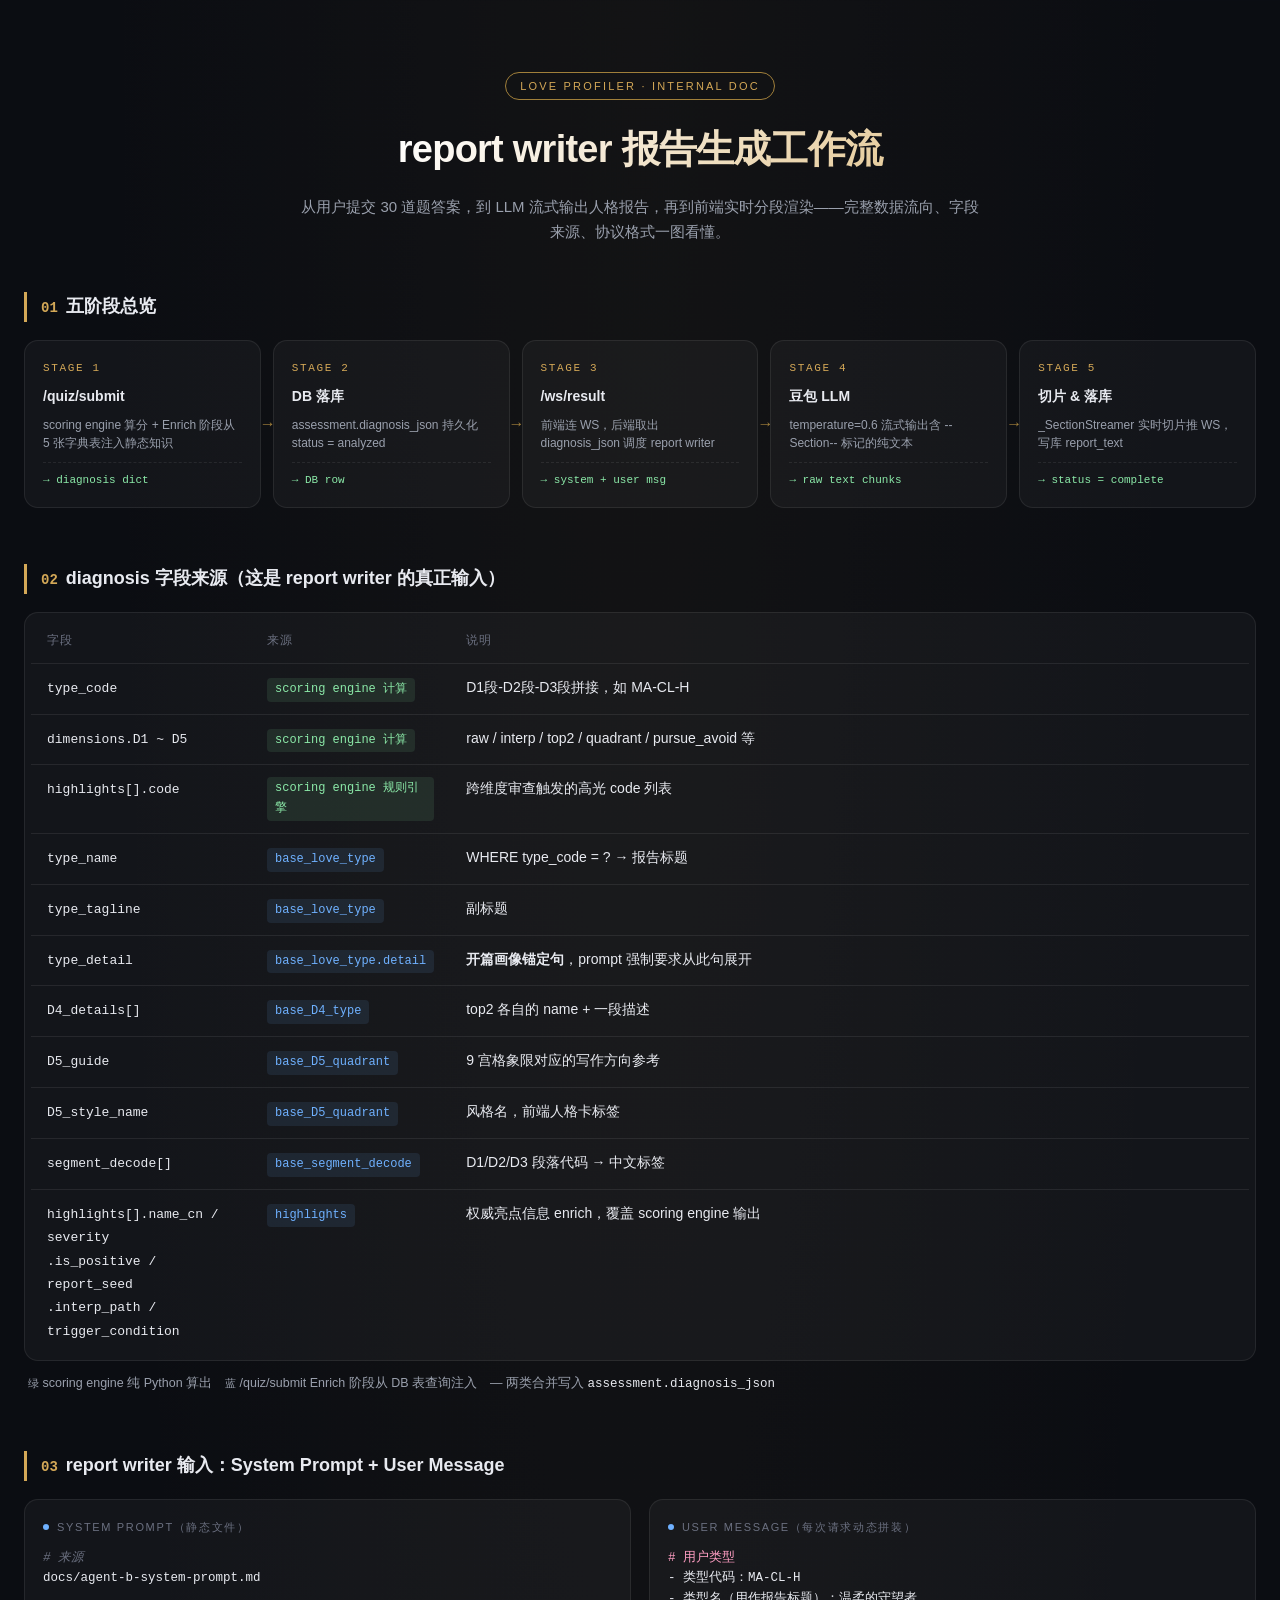
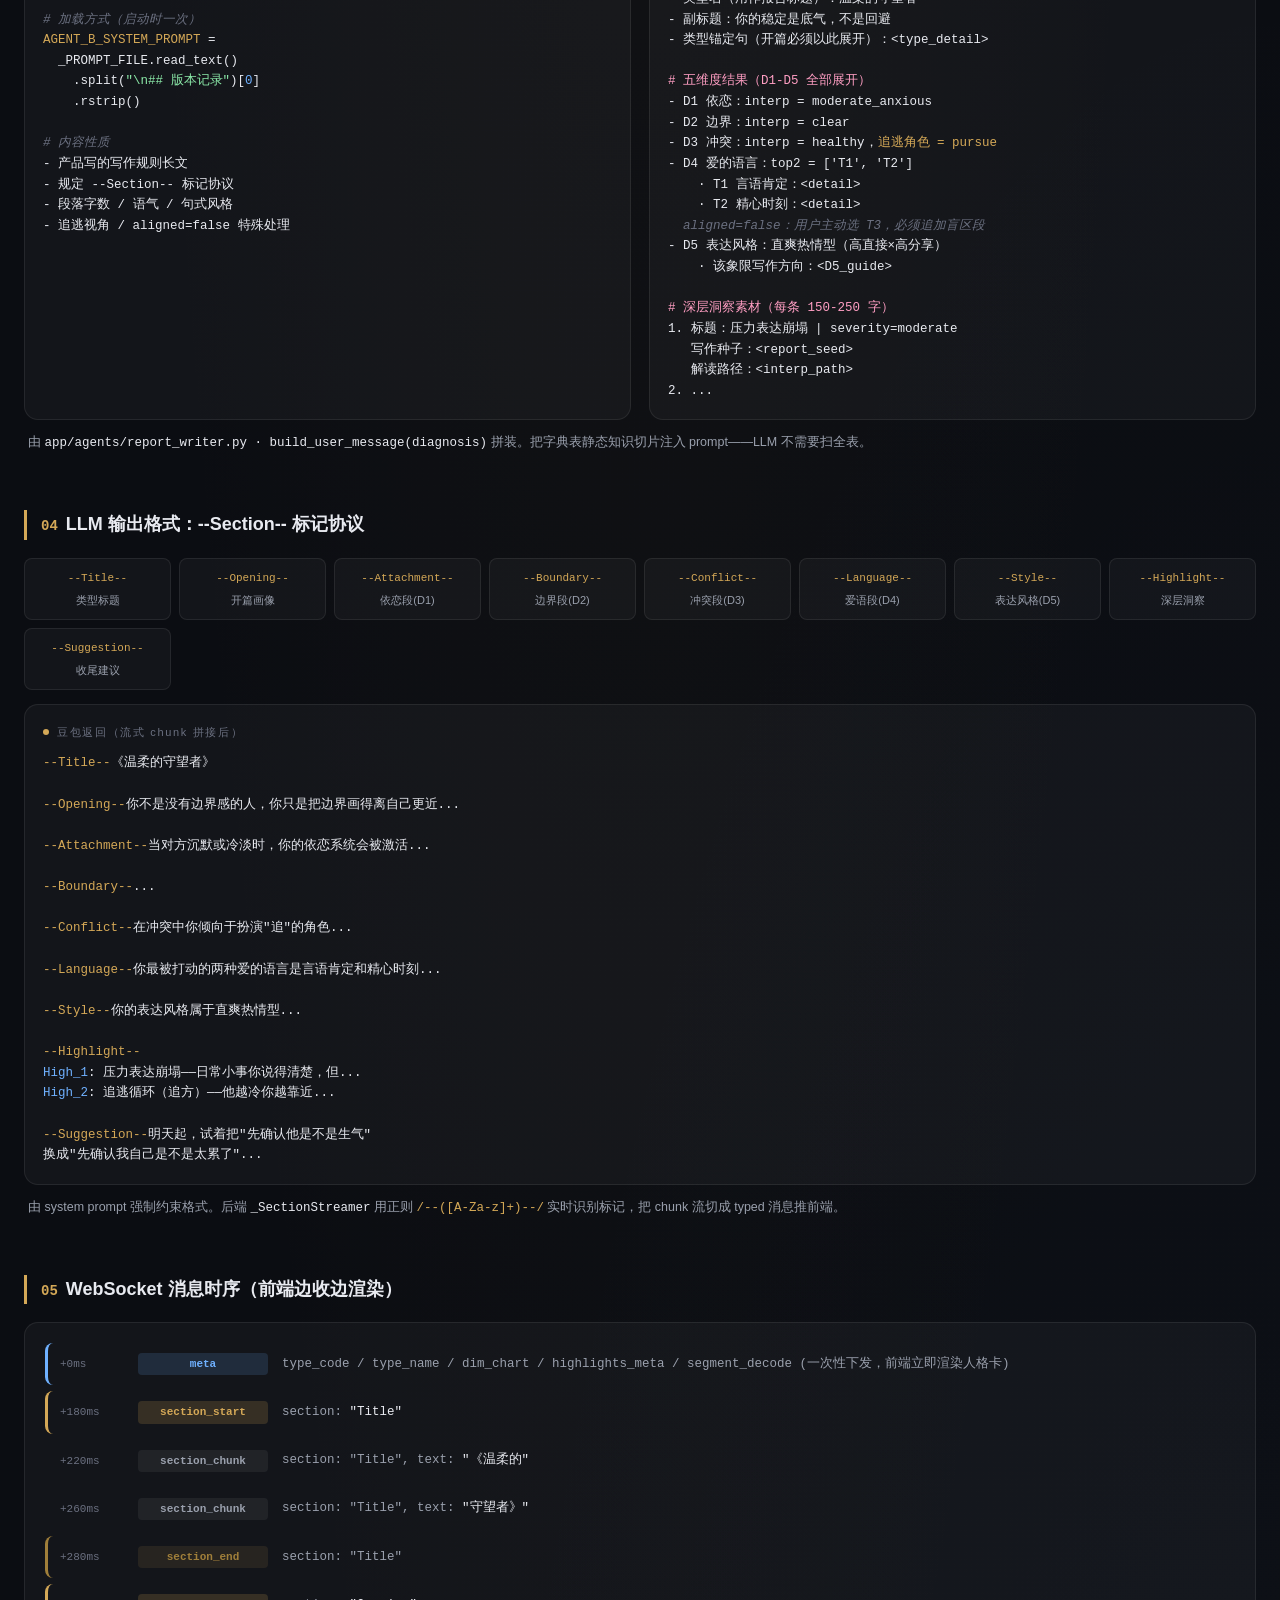
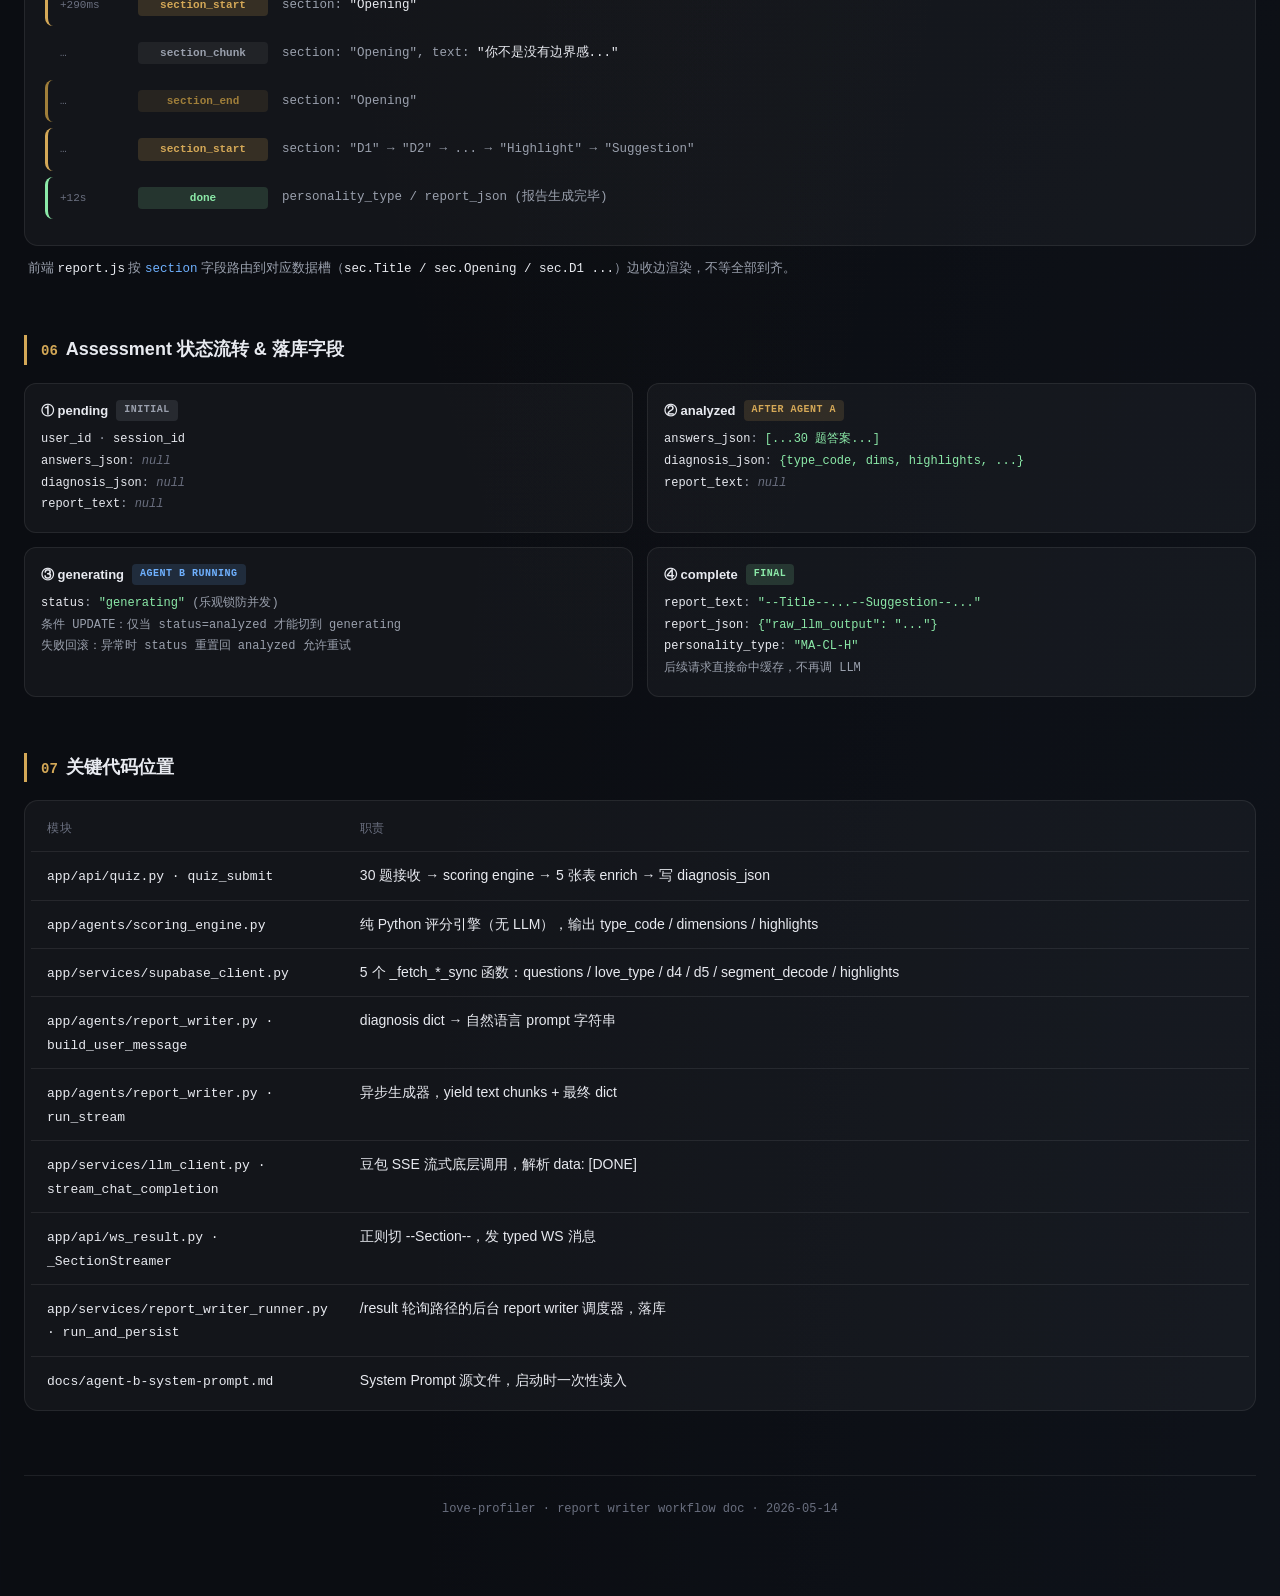
<file: love-profiler/docs/agent-b-workflow.html>
<!DOCTYPE html>
<html lang="zh-CN">
<head>
<meta charset="UTF-8">
<meta name="viewport" content="width=device-width, initial-scale=1.0">
<title>report writer 报告生成工作流</title>
<style>
:root {
  --bg: #0b0d12;
  --bg-card: rgba(255,255,255,0.035);
  --bg-card-hover: rgba(255,255,255,0.06);
  --border: rgba(255,255,255,0.08);
  --gold: #d4a857;
  --gold-dim: #a07f3a;
  --accent: #6fb1ff;
  --green: #8be9a8;
  --red: #ff7676;
  --text: #e8eaf0;
  --text-dim: #9aa0ad;
  --text-faint: #6b7080;
  --code-bg: rgba(255,255,255,0.04);
  --mono: ui-monospace, SFMono-Regular, "Cascadia Mono", Menlo, monospace;
}
* { box-sizing: border-box; margin: 0; padding: 0; }
html, body {
  background: var(--bg);
  color: var(--text);
  font-family: -apple-system, BlinkMacSystemFont, "Segoe UI", "PingFang SC", "Microsoft YaHei", sans-serif;
  font-size: 15px;
  line-height: 1.65;
  -webkit-font-smoothing: antialiased;
}
body {
  background:
    radial-gradient(ellipse at top, rgba(212,168,87,0.04), transparent 60%),
    radial-gradient(ellipse at bottom right, rgba(111,177,255,0.03), transparent 50%),
    var(--bg);
  min-height: 100vh;
  padding: 48px 24px 96px;
}
.wrap { max-width: 1280px; margin: 0 auto; }

/* ── Hero ─────────────────────────────────────────── */
.hero { text-align: center; padding: 24px 0 48px; }
.hero .badge {
  display: inline-block;
  font-size: 11px;
  letter-spacing: 0.2em;
  color: var(--gold);
  padding: 4px 14px;
  border: 1px solid var(--gold-dim);
  border-radius: 100px;
  margin-bottom: 18px;
}
.hero h1 {
  font-size: 38px;
  font-weight: 600;
  letter-spacing: -0.02em;
  margin-bottom: 14px;
  background: linear-gradient(135deg, #fff 30%, var(--gold) 100%);
  -webkit-background-clip: text;
  background-clip: text;
  color: transparent;
}
.hero .sub {
  color: var(--text-dim);
  max-width: 680px;
  margin: 0 auto;
  font-size: 15px;
}

/* ── Section ────────────────────────────────────────── */
section { margin-bottom: 56px; }
h2 {
  font-size: 18px;
  font-weight: 600;
  margin-bottom: 18px;
  padding-left: 14px;
  border-left: 3px solid var(--gold);
  color: var(--text);
}
h2 .num {
  color: var(--gold);
  margin-right: 8px;
  font-family: var(--mono);
  font-size: 14px;
}

/* ── Pipeline 卡片 ──────────────────────────────────── */
.pipeline {
  display: grid;
  grid-template-columns: repeat(5, 1fr);
  gap: 12px;
  margin-bottom: 8px;
}
.stage {
  background: var(--bg-card);
  border: 1px solid var(--border);
  border-radius: 14px;
  padding: 18px;
  position: relative;
  transition: transform .2s, background .2s;
}
.stage:hover { background: var(--bg-card-hover); transform: translateY(-2px); }
.stage::after {
  content: '→';
  position: absolute;
  right: -16px; top: 50%;
  transform: translateY(-50%);
  color: var(--gold-dim);
  font-size: 16px;
  z-index: 2;
}
.stage:last-child::after { display: none; }
.stage .stage-num {
  font-family: var(--mono);
  font-size: 11px;
  color: var(--gold);
  letter-spacing: 0.15em;
  margin-bottom: 8px;
}
.stage .stage-title {
  font-size: 14px;
  font-weight: 600;
  margin-bottom: 8px;
}
.stage .stage-desc {
  font-size: 12px;
  color: var(--text-dim);
  line-height: 1.5;
}
.stage .stage-out {
  font-family: var(--mono);
  font-size: 11px;
  color: var(--green);
  margin-top: 10px;
  padding-top: 8px;
  border-top: 1px dashed var(--border);
}

/* ── Table ──────────────────────────────────────────── */
.table-wrap {
  background: var(--bg-card);
  border: 1px solid var(--border);
  border-radius: 14px;
  padding: 6px;
  overflow-x: auto;
}
table { width: 100%; border-collapse: collapse; font-size: 14px; }
th, td {
  padding: 12px 16px;
  text-align: left;
  border-bottom: 1px solid var(--border);
  vertical-align: top;
}
th {
  color: var(--text-faint);
  font-weight: 500;
  font-size: 12px;
  letter-spacing: 0.05em;
  text-transform: uppercase;
}
tbody tr:last-child td { border-bottom: none; }
tbody tr:hover { background: rgba(255,255,255,0.02); }
td .src {
  display: inline-block;
  font-family: var(--mono);
  font-size: 12px;
  padding: 2px 8px;
  border-radius: 4px;
  background: rgba(212,168,87,0.1);
  color: var(--gold);
}
td .src.db { background: rgba(111,177,255,0.1); color: var(--accent); }
td .src.calc { background: rgba(139,233,168,0.1); color: var(--green); }
td .field {
  font-family: var(--mono);
  color: var(--text);
  font-size: 13px;
}

/* ── Split: 左右对照 ──────────────────────────────── */
.split {
  display: grid;
  grid-template-columns: 1fr 1fr;
  gap: 18px;
}
.col {
  background: var(--bg-card);
  border: 1px solid var(--border);
  border-radius: 14px;
  padding: 18px;
}
.col-label {
  font-size: 11px;
  letter-spacing: 0.15em;
  color: var(--text-faint);
  margin-bottom: 12px;
  display: flex;
  align-items: center;
  gap: 8px;
}
.col-label .dot { width: 6px; height: 6px; border-radius: 50%; }
.col-label .dot.in { background: var(--accent); }
.col-label .dot.out { background: var(--gold); }

pre, .code {
  font-family: var(--mono);
  font-size: 12.5px;
  line-height: 1.65;
  background: transparent;
  white-space: pre-wrap;
  word-break: break-word;
  color: var(--text);
}
.code .k  { color: var(--gold); }
.code .s  { color: var(--green); }
.code .c  { color: var(--text-faint); font-style: italic; }
.code .n  { color: var(--accent); }
.code .h  { color: #ff9ec3; }

/* ── WS 消息时序 ──────────────────────────────────── */
.timeline {
  background: var(--bg-card);
  border: 1px solid var(--border);
  border-radius: 14px;
  padding: 20px;
}
.msg {
  display: grid;
  grid-template-columns: 64px 130px 1fr;
  gap: 14px;
  padding: 10px 12px;
  border-radius: 8px;
  margin-bottom: 6px;
  align-items: center;
  font-family: var(--mono);
  font-size: 12.5px;
  border-left: 3px solid transparent;
}
.msg:hover { background: rgba(255,255,255,0.025); }
.msg .t  { color: var(--text-faint); font-size: 11px; }
.msg .type {
  padding: 2px 10px;
  border-radius: 4px;
  font-size: 11px;
  text-align: center;
  font-weight: 600;
}
.msg.meta { border-left-color: var(--accent); }
.msg.meta .type { background: rgba(111,177,255,0.15); color: var(--accent); }
.msg.start { border-left-color: var(--gold); }
.msg.start .type { background: rgba(212,168,87,0.18); color: var(--gold); }
.msg.chunk .type { background: rgba(255,255,255,0.06); color: var(--text-dim); }
.msg.end { border-left-color: var(--gold-dim); }
.msg.end .type { background: rgba(212,168,87,0.1); color: var(--gold-dim); }
.msg.done { border-left-color: var(--green); }
.msg.done .type { background: rgba(139,233,168,0.15); color: var(--green); }
.msg.err { border-left-color: var(--red); }
.msg.err .type { background: rgba(255,118,118,0.15); color: var(--red); }
.msg .payload { color: var(--text-dim); }
.msg .payload .v { color: var(--text); }

/* ── DB 落库 ────────────────────────────────────────── */
.persist-grid {
  display: grid;
  grid-template-columns: repeat(2, 1fr);
  gap: 14px;
}
.persist-card {
  background: var(--bg-card);
  border: 1px solid var(--border);
  border-radius: 12px;
  padding: 16px;
}
.persist-card h4 {
  font-size: 13px;
  margin-bottom: 8px;
  display: flex;
  align-items: center;
  gap: 8px;
}
.status-badge {
  font-family: var(--mono);
  font-size: 10px;
  padding: 2px 8px;
  border-radius: 4px;
  letter-spacing: 0.05em;
}
.status-badge.s1 { background: rgba(154,160,173,0.15); color: var(--text-dim); }
.status-badge.s2 { background: rgba(212,168,87,0.15); color: var(--gold); }
.status-badge.s3 { background: rgba(111,177,255,0.15); color: var(--accent); }
.status-badge.s4 { background: rgba(139,233,168,0.15); color: var(--green); }
.persist-card .fields {
  font-family: var(--mono);
  font-size: 12px;
  color: var(--text-dim);
  line-height: 1.8;
}
.persist-card .fields .f { color: var(--text); }
.persist-card .fields .v { color: var(--green); }
.persist-card .fields .nil { color: var(--text-faint); font-style: italic; }

/* ── Section 协议 ──────────────────────────────────── */
.sec-grid {
  display: grid;
  grid-template-columns: repeat(8, 1fr);
  gap: 8px;
  margin-bottom: 14px;
}
.sec-pill {
  text-align: center;
  background: var(--bg-card);
  border: 1px solid var(--border);
  border-radius: 8px;
  padding: 10px 6px;
}
.sec-pill .marker {
  font-family: var(--mono);
  font-size: 11px;
  color: var(--gold);
  display: block;
}
.sec-pill .label {
  font-size: 11px;
  color: var(--text-dim);
  display: block;
  margin-top: 4px;
}

/* ── Footer ─────────────────────────────────────────── */
.foot {
  text-align: center;
  color: var(--text-faint);
  font-size: 12px;
  font-family: var(--mono);
  margin-top: 64px;
  padding-top: 24px;
  border-top: 1px solid var(--border);
}

/* ── Responsive ─────────────────────────────────────── */
@media (max-width: 900px) {
  .pipeline { grid-template-columns: 1fr; }
  .stage::after { display: none; }
  .split { grid-template-columns: 1fr; }
  .persist-grid { grid-template-columns: 1fr; }
  .sec-grid { grid-template-columns: repeat(4, 1fr); }
}
</style>
</head>
<body>
<div class="wrap">

  <!-- ════ Hero ════ -->
  <header class="hero">
    <div class="badge">LOVE PROFILER · INTERNAL DOC</div>
    <h1>report writer 报告生成工作流</h1>
    <p class="sub">从用户提交 30 道题答案，到 LLM 流式输出人格报告，再到前端实时分段渲染——完整数据流向、字段来源、协议格式一图看懂。</p>
  </header>

  <!-- ════ Pipeline ════ -->
  <section>
    <h2><span class="num">01</span>五阶段总览</h2>
    <div class="pipeline">
      <div class="stage">
        <div class="stage-num">STAGE 1</div>
        <div class="stage-title">/quiz/submit</div>
        <div class="stage-desc">scoring engine 算分 + Enrich 阶段从 5 张字典表注入静态知识</div>
        <div class="stage-out">→ diagnosis dict</div>
      </div>
      <div class="stage">
        <div class="stage-num">STAGE 2</div>
        <div class="stage-title">DB 落库</div>
        <div class="stage-desc">assessment.diagnosis_json 持久化<br>status = analyzed</div>
        <div class="stage-out">→ DB row</div>
      </div>
      <div class="stage">
        <div class="stage-num">STAGE 3</div>
        <div class="stage-title">/ws/result</div>
        <div class="stage-desc">前端连 WS，后端取出 diagnosis_json 调度 report writer</div>
        <div class="stage-out">→ system + user msg</div>
      </div>
      <div class="stage">
        <div class="stage-num">STAGE 4</div>
        <div class="stage-title">豆包 LLM</div>
        <div class="stage-desc">temperature=0.6 流式输出含 --Section-- 标记的纯文本</div>
        <div class="stage-out">→ raw text chunks</div>
      </div>
      <div class="stage">
        <div class="stage-num">STAGE 5</div>
        <div class="stage-title">切片 & 落库</div>
        <div class="stage-desc">_SectionStreamer 实时切片推 WS，写库 report_text</div>
        <div class="stage-out">→ status = complete</div>
      </div>
    </div>
  </section>

  <!-- ════ Diagnosis 数据源 ════ -->
  <section>
    <h2><span class="num">02</span>diagnosis 字段来源（这是 report writer 的真正输入）</h2>
    <div class="table-wrap">
      <table>
        <thead>
          <tr>
            <th style="width: 220px;">字段</th>
            <th style="width: 140px;">来源</th>
            <th>说明</th>
          </tr>
        </thead>
        <tbody>
          <tr><td><span class="field">type_code</span></td><td><span class="src calc">scoring engine 计算</span></td><td>D1段-D2段-D3段拼接，如 MA-CL-H</td></tr>
          <tr><td><span class="field">dimensions.D1 ~ D5</span></td><td><span class="src calc">scoring engine 计算</span></td><td>raw / interp / top2 / quadrant / pursue_avoid 等</td></tr>
          <tr><td><span class="field">highlights[].code</span></td><td><span class="src calc">scoring engine 规则引擎</span></td><td>跨维度审查触发的高光 code 列表</td></tr>
          <tr><td><span class="field">type_name</span></td><td><span class="src db">base_love_type</span></td><td>WHERE type_code = ? → 报告标题</td></tr>
          <tr><td><span class="field">type_tagline</span></td><td><span class="src db">base_love_type</span></td><td>副标题</td></tr>
          <tr><td><span class="field">type_detail</span></td><td><span class="src db">base_love_type.detail</span></td><td><strong>开篇画像锚定句</strong>，prompt 强制要求从此句展开</td></tr>
          <tr><td><span class="field">D4_details[]</span></td><td><span class="src db">base_D4_type</span></td><td>top2 各自的 name + 一段描述</td></tr>
          <tr><td><span class="field">D5_guide</span></td><td><span class="src db">base_D5_quadrant</span></td><td>9 宫格象限对应的写作方向参考</td></tr>
          <tr><td><span class="field">D5_style_name</span></td><td><span class="src db">base_D5_quadrant</span></td><td>风格名，前端人格卡标签</td></tr>
          <tr><td><span class="field">segment_decode[]</span></td><td><span class="src db">base_segment_decode</span></td><td>D1/D2/D3 段落代码 → 中文标签</td></tr>
          <tr><td><span class="field">highlights[].name_cn / severity<br>.is_positive / report_seed<br>.interp_path / trigger_condition</span></td><td><span class="src db">highlights</span></td><td>权威亮点信息 enrich，覆盖 scoring engine 输出</td></tr>
        </tbody>
      </table>
    </div>
    <p style="color: var(--text-dim); font-size: 12.5px; margin-top: 12px; padding-left: 4px;">
      <span class="src calc" style="font-size: 11px;">绿</span> scoring engine 纯 Python 算出　<span class="src db" style="font-size: 11px;">蓝</span> /quiz/submit Enrich 阶段从 DB 表查询注入　— 两类合并写入 <code style="font-family: var(--mono); color: var(--text);">assessment.diagnosis_json</code>
    </p>
  </section>

  <!-- ════ User Message 拼装 ════ -->
  <section>
    <h2><span class="num">03</span>report writer 输入：System Prompt + User Message</h2>
    <div class="split">
      <div class="col">
        <div class="col-label"><span class="dot in"></span>SYSTEM PROMPT（静态文件）</div>
        <pre class="code"><span class="c"># 来源</span>
docs/agent-b-system-prompt.md

<span class="c"># 加载方式（启动时一次）</span>
<span class="k">AGENT_B_SYSTEM_PROMPT</span> =
  _PROMPT_FILE.read_text()
    .split(<span class="s">"\n## 版本记录"</span>)[<span class="n">0</span>]
    .rstrip()

<span class="c"># 内容性质</span>
- 产品写的写作规则长文
- 规定 --Section-- 标记协议
- 段落字数 / 语气 / 句式风格
- 追逃视角 / aligned=false 特殊处理</pre>
      </div>
      <div class="col">
        <div class="col-label"><span class="dot in"></span>USER MESSAGE（每次请求动态拼装）</div>
<pre class="code"><span class="h"># 用户类型</span>
- 类型代码：MA-CL-H
- 类型名（用作报告标题）：温柔的守望者
- 副标题：你的稳定是底气，不是回避
- 类型锚定句（开篇必须以此展开）：&lt;type_detail&gt;

<span class="h"># 五维度结果（D1-D5 全部展开）</span>
- D1 依恋：interp = moderate_anxious
- D2 边界：interp = clear
- D3 冲突：interp = healthy，<span class="k">追逃角色 = pursue</span>
- D4 爱的语言：top2 = ['T1', 'T2']
    · T1 言语肯定：&lt;detail&gt;
    · T2 精心时刻：&lt;detail&gt;
  <span class="c">aligned=false：用户主动选 T3，必须追加盲区段</span>
- D5 表达风格：直爽热情型（高直接×高分享）
    · 该象限写作方向：&lt;D5_guide&gt;

<span class="h"># 深层洞察素材（每条 150-250 字）</span>
1. 标题：压力表达崩塌 | severity=moderate
   写作种子：&lt;report_seed&gt;
   解读路径：&lt;interp_path&gt;
2. ...</pre>
      </div>
    </div>
    <p style="color: var(--text-dim); font-size: 12.5px; margin-top: 12px; padding-left: 4px;">
      由 <code style="font-family: var(--mono); color: var(--text);">app/agents/report_writer.py · build_user_message(diagnosis)</code> 拼装。把字典表静态知识切片注入 prompt——LLM 不需要扫全表。
    </p>
  </section>

  <!-- ════ Section 协议 ════ -->
  <section>
    <h2><span class="num">04</span>LLM 输出格式：--Section-- 标记协议</h2>
    <div class="sec-grid">
      <div class="sec-pill"><span class="marker">--Title--</span><span class="label">类型标题</span></div>
      <div class="sec-pill"><span class="marker">--Opening--</span><span class="label">开篇画像</span></div>
      <div class="sec-pill"><span class="marker">--Attachment--</span><span class="label">依恋段(D1)</span></div>
      <div class="sec-pill"><span class="marker">--Boundary--</span><span class="label">边界段(D2)</span></div>
      <div class="sec-pill"><span class="marker">--Conflict--</span><span class="label">冲突段(D3)</span></div>
      <div class="sec-pill"><span class="marker">--Language--</span><span class="label">爱语段(D4)</span></div>
      <div class="sec-pill"><span class="marker">--Style--</span><span class="label">表达风格(D5)</span></div>
      <div class="sec-pill"><span class="marker">--Highlight--</span><span class="label">深层洞察</span></div>
      <div class="sec-pill"><span class="marker">--Suggestion--</span><span class="label">收尾建议</span></div>
    </div>
    <div class="col">
      <div class="col-label"><span class="dot out"></span>豆包返回（流式 chunk 拼接后）</div>
<pre class="code"><span class="k">--Title--</span>《温柔的守望者》

<span class="k">--Opening--</span>你不是没有边界感的人，你只是把边界画得离自己更近...

<span class="k">--Attachment--</span>当对方沉默或冷淡时，你的依恋系统会被激活...

<span class="k">--Boundary--</span>...

<span class="k">--Conflict--</span>在冲突中你倾向于扮演"追"的角色...

<span class="k">--Language--</span>你最被打动的两种爱的语言是言语肯定和精心时刻...

<span class="k">--Style--</span>你的表达风格属于直爽热情型...

<span class="k">--Highlight--</span>
<span class="n">High_1</span>: 压力表达崩塌——日常小事你说得清楚，但...
<span class="n">High_2</span>: 追逃循环（追方）——他越冷你越靠近...

<span class="k">--Suggestion--</span>明天起，试着把"先确认他是不是生气"
换成"先确认我自己是不是太累了"...</pre>
    </div>
    <p style="color: var(--text-dim); font-size: 12.5px; margin-top: 12px; padding-left: 4px;">
      由 system prompt 强制约束格式。后端 <code style="font-family: var(--mono); color: var(--text);">_SectionStreamer</code> 用正则 <code style="font-family: var(--mono); color: var(--gold);">/--([A-Za-z]+)--/</code> 实时识别标记，把 chunk 流切成 typed 消息推前端。
    </p>
  </section>

  <!-- ════ WebSocket 时序 ════ -->
  <section>
    <h2><span class="num">05</span>WebSocket 消息时序（前端边收边渲染）</h2>
    <div class="timeline">
      <div class="msg meta"><span class="t">+0ms</span><span class="type">meta</span><span class="payload">type_code / type_name / dim_chart / highlights_meta / segment_decode <span class="c">(一次性下发，前端立即渲染人格卡)</span></span></div>
      <div class="msg start"><span class="t">+180ms</span><span class="type">section_start</span><span class="payload">section: <span class="v">"Title"</span></span></div>
      <div class="msg chunk"><span class="t">+220ms</span><span class="type">section_chunk</span><span class="payload">section: "Title", text: <span class="v">"《温柔的"</span></span></div>
      <div class="msg chunk"><span class="t">+260ms</span><span class="type">section_chunk</span><span class="payload">section: "Title", text: <span class="v">"守望者》"</span></span></div>
      <div class="msg end"><span class="t">+280ms</span><span class="type">section_end</span><span class="payload">section: "Title"</span></div>
      <div class="msg start"><span class="t">+290ms</span><span class="type">section_start</span><span class="payload">section: <span class="v">"Opening"</span></span></div>
      <div class="msg chunk"><span class="t">…</span><span class="type">section_chunk</span><span class="payload">section: "Opening", text: <span class="v">"你不是没有边界感..."</span></span></div>
      <div class="msg end"><span class="t">…</span><span class="type">section_end</span><span class="payload">section: "Opening"</span></div>
      <div class="msg start"><span class="t">…</span><span class="type">section_start</span><span class="payload">section: "D1" → "D2" → ... → "Highlight" → "Suggestion"</span></div>
      <div class="msg done"><span class="t">+12s</span><span class="type">done</span><span class="payload">personality_type / report_json <span class="c">(报告生成完毕)</span></span></div>
    </div>
    <p style="color: var(--text-dim); font-size: 12.5px; margin-top: 12px; padding-left: 4px;">
      前端 <code style="font-family: var(--mono); color: var(--text);">report.js</code> 按 <code style="font-family: var(--mono); color: var(--accent);">section</code> 字段路由到对应数据槽（<code style="font-family: var(--mono); color: var(--text);">sec.Title / sec.Opening / sec.D1 ...</code>）边收边渲染，不等全部到齐。
    </p>
  </section>

  <!-- ════ Status / DB 落库 ════ -->
  <section>
    <h2><span class="num">06</span>Assessment 状态流转 & 落库字段</h2>
    <div class="persist-grid">
      <div class="persist-card">
        <h4>① pending<span class="status-badge s1">INITIAL</span></h4>
        <div class="fields">
          <span class="f">user_id</span> · <span class="f">session_id</span><br>
          <span class="f">answers_json</span>: <span class="nil">null</span><br>
          <span class="f">diagnosis_json</span>: <span class="nil">null</span><br>
          <span class="f">report_text</span>: <span class="nil">null</span>
        </div>
      </div>
      <div class="persist-card">
        <h4>② analyzed<span class="status-badge s2">AFTER AGENT A</span></h4>
        <div class="fields">
          <span class="f">answers_json</span>: <span class="v">[...30 题答案...]</span><br>
          <span class="f">diagnosis_json</span>: <span class="v">{type_code, dims, highlights, ...}</span><br>
          <span class="f">report_text</span>: <span class="nil">null</span>
        </div>
      </div>
      <div class="persist-card">
        <h4>③ generating<span class="status-badge s3">AGENT B RUNNING</span></h4>
        <div class="fields">
          <span class="f">status</span>: <span class="v">"generating"</span> <span class="c">(乐观锁防并发)</span><br>
          <span class="c">条件 UPDATE：仅当 status=analyzed 才能切到 generating</span><br>
          <span class="c">失败回滚：异常时 status 重置回 analyzed 允许重试</span>
        </div>
      </div>
      <div class="persist-card">
        <h4>④ complete<span class="status-badge s4">FINAL</span></h4>
        <div class="fields">
          <span class="f">report_text</span>: <span class="v">"--Title--...--Suggestion--..."</span><br>
          <span class="f">report_json</span>: <span class="v">{"raw_llm_output": "..."}</span><br>
          <span class="f">personality_type</span>: <span class="v">"MA-CL-H"</span><br>
          <span class="c">后续请求直接命中缓存，不再调 LLM</span>
        </div>
      </div>
    </div>
  </section>

  <!-- ════ 关键代码 ════ -->
  <section>
    <h2><span class="num">07</span>关键代码位置</h2>
    <div class="table-wrap">
      <table>
        <thead>
          <tr>
            <th style="width: 280px;">模块</th>
            <th>职责</th>
          </tr>
        </thead>
        <tbody>
          <tr><td><span class="field">app/api/quiz.py · quiz_submit</span></td><td>30 题接收 → scoring engine → 5 张表 enrich → 写 diagnosis_json</td></tr>
          <tr><td><span class="field">app/agents/scoring_engine.py</span></td><td>纯 Python 评分引擎（无 LLM），输出 type_code / dimensions / highlights</td></tr>
          <tr><td><span class="field">app/services/supabase_client.py</span></td><td>5 个 _fetch_*_sync 函数：questions / love_type / d4 / d5 / segment_decode / highlights</td></tr>
          <tr><td><span class="field">app/agents/report_writer.py · build_user_message</span></td><td>diagnosis dict → 自然语言 prompt 字符串</td></tr>
          <tr><td><span class="field">app/agents/report_writer.py · run_stream</span></td><td>异步生成器，yield text chunks + 最终 dict</td></tr>
          <tr><td><span class="field">app/services/llm_client.py · stream_chat_completion</span></td><td>豆包 SSE 流式底层调用，解析 data: [DONE]</td></tr>
          <tr><td><span class="field">app/api/ws_result.py · _SectionStreamer</span></td><td>正则切 --Section--，发 typed WS 消息</td></tr>
          <tr><td><span class="field">app/services/report_writer_runner.py · run_and_persist</span></td><td>/result 轮询路径的后台 report writer 调度器，落库</td></tr>
          <tr><td><span class="field">docs/agent-b-system-prompt.md</span></td><td>System Prompt 源文件，启动时一次性读入</td></tr>
        </tbody>
      </table>
    </div>
  </section>

  <!-- ════ Footer ════ -->
  <div class="foot">
    love-profiler · report writer workflow doc · 2026-05-14
  </div>

</div>
</body>
</html>
</file>
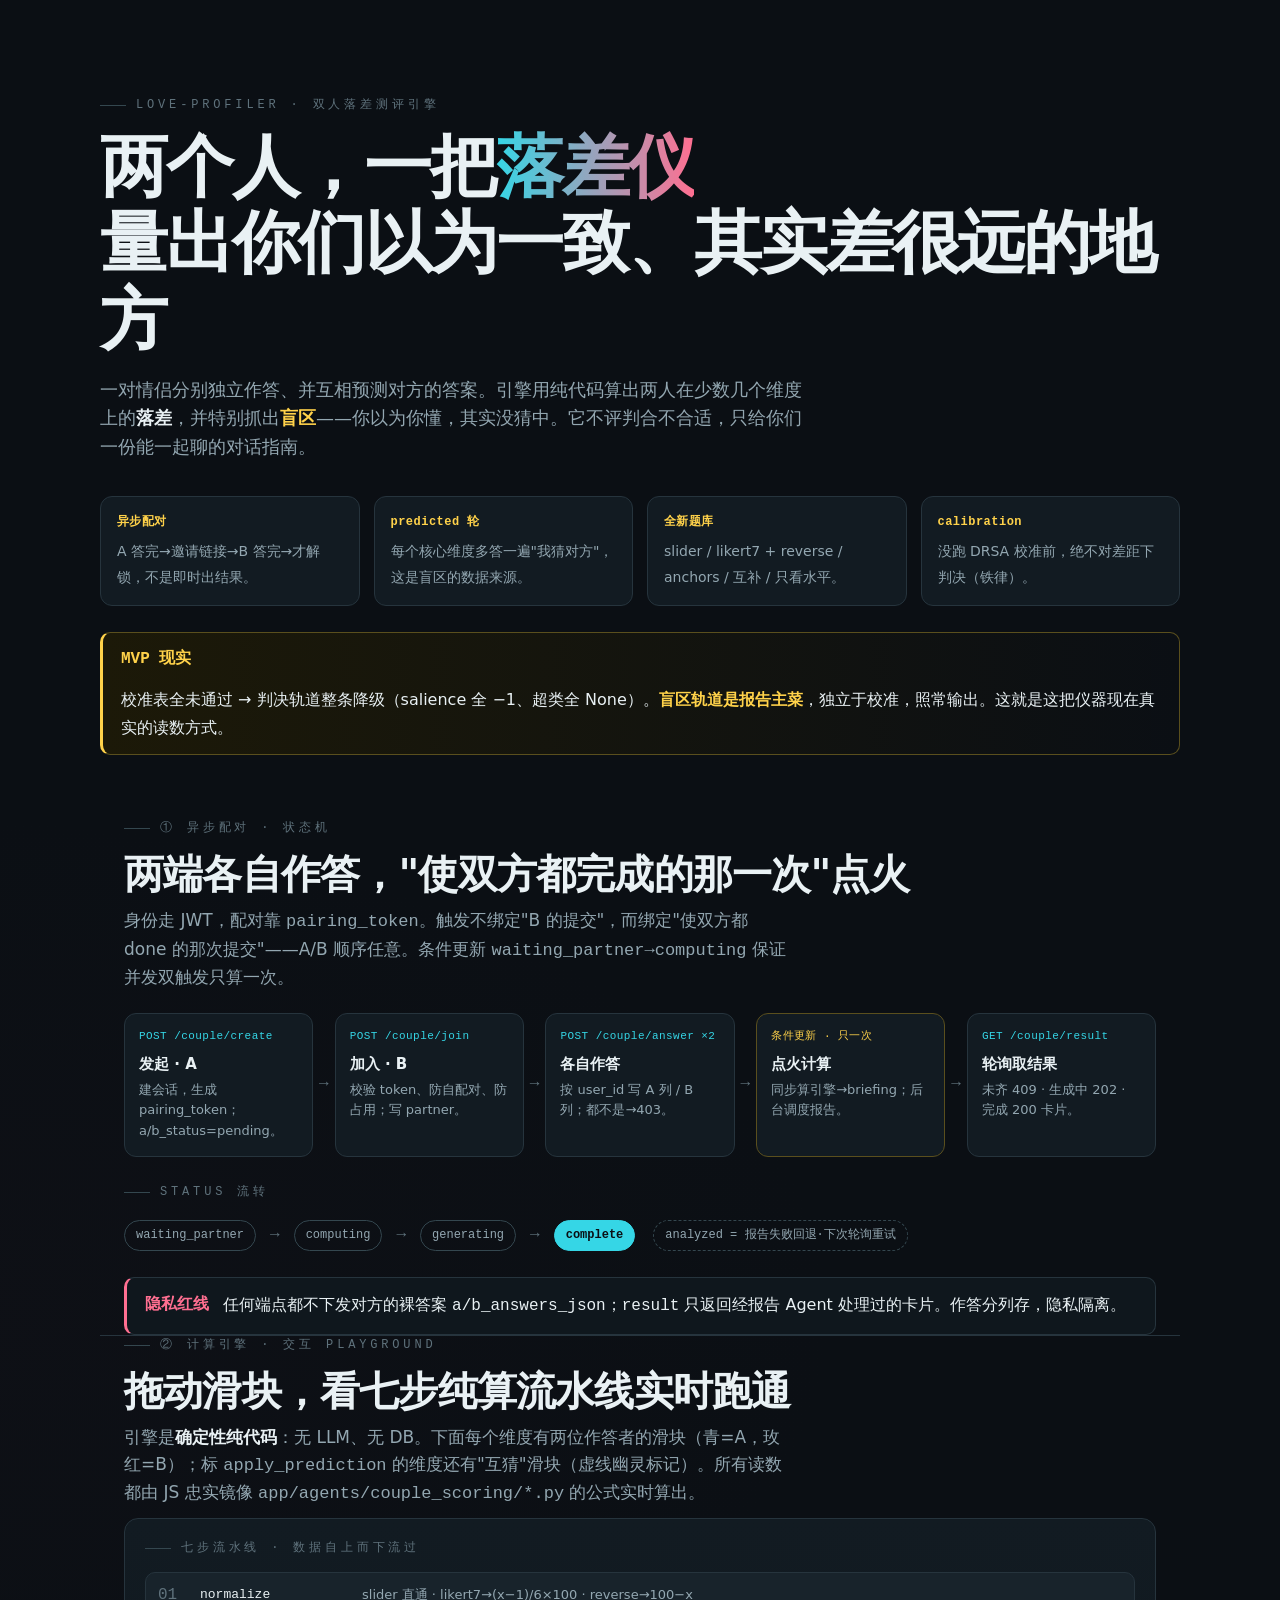
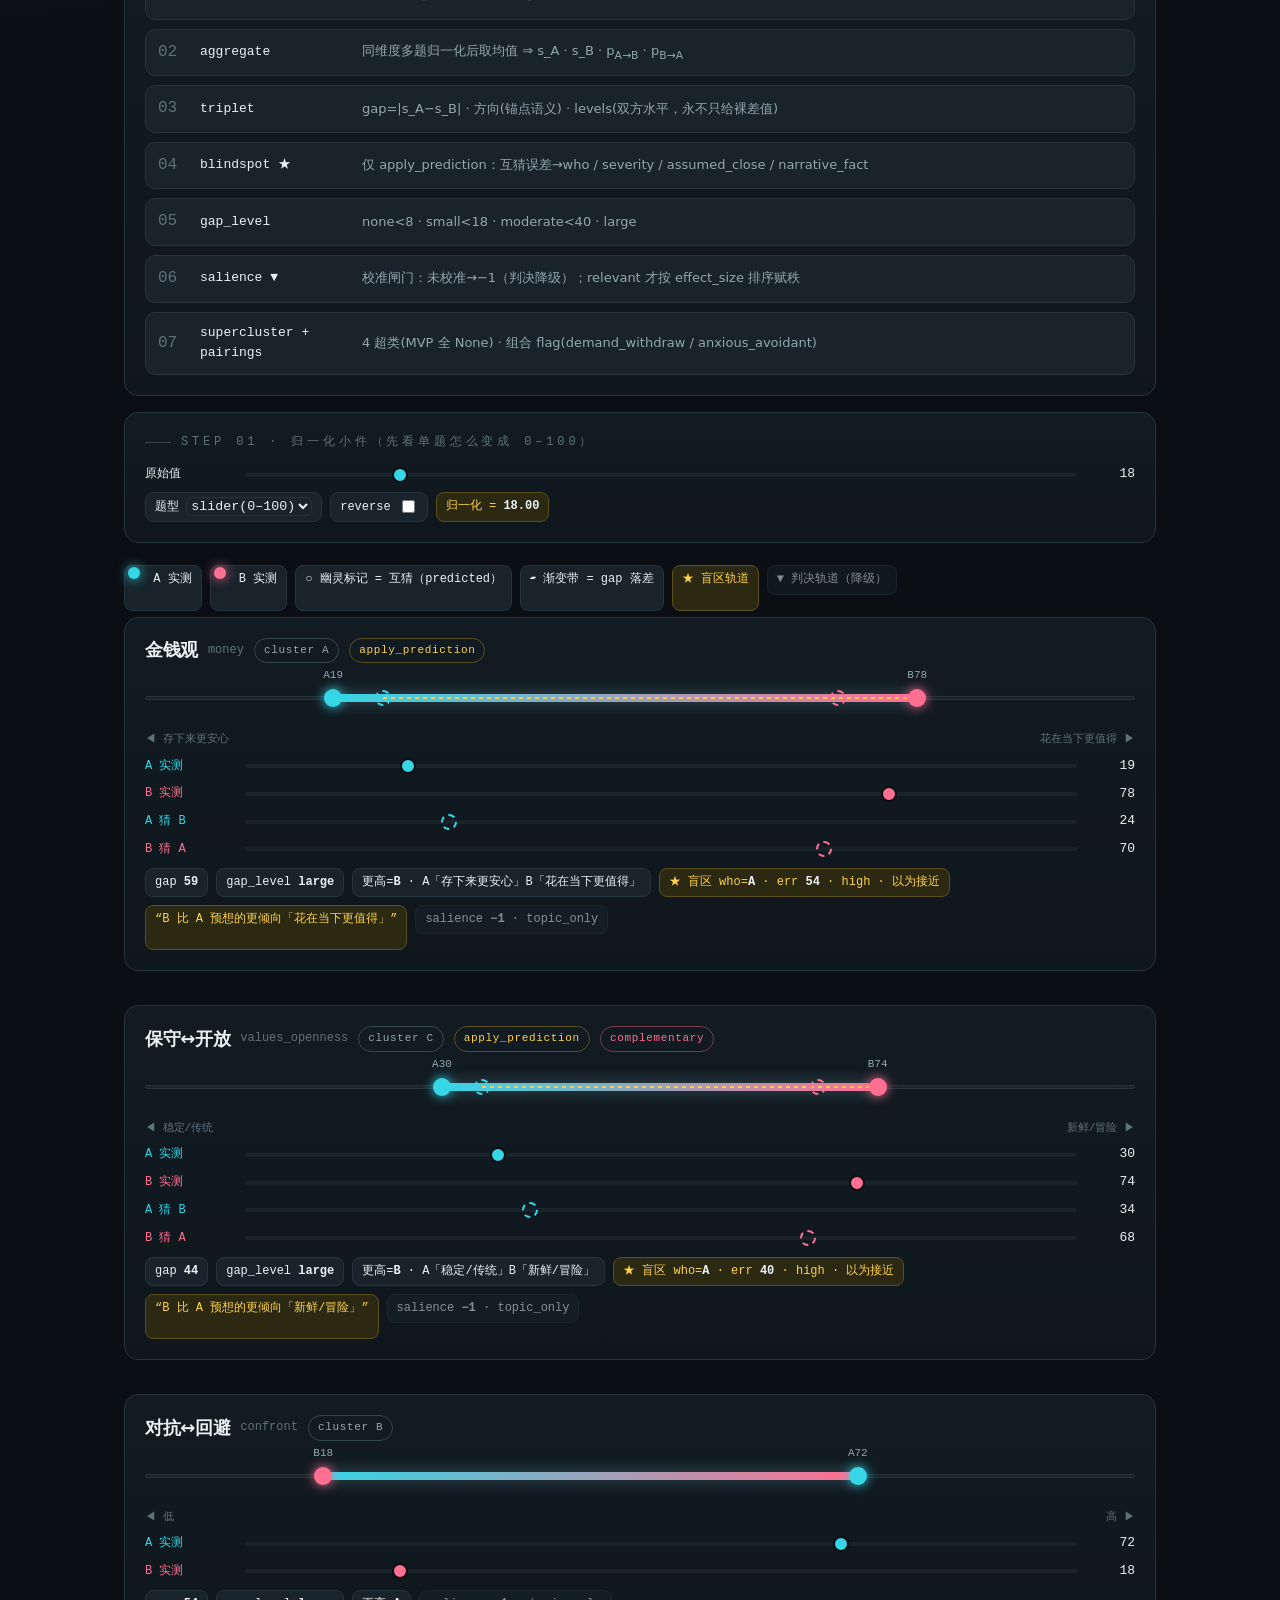
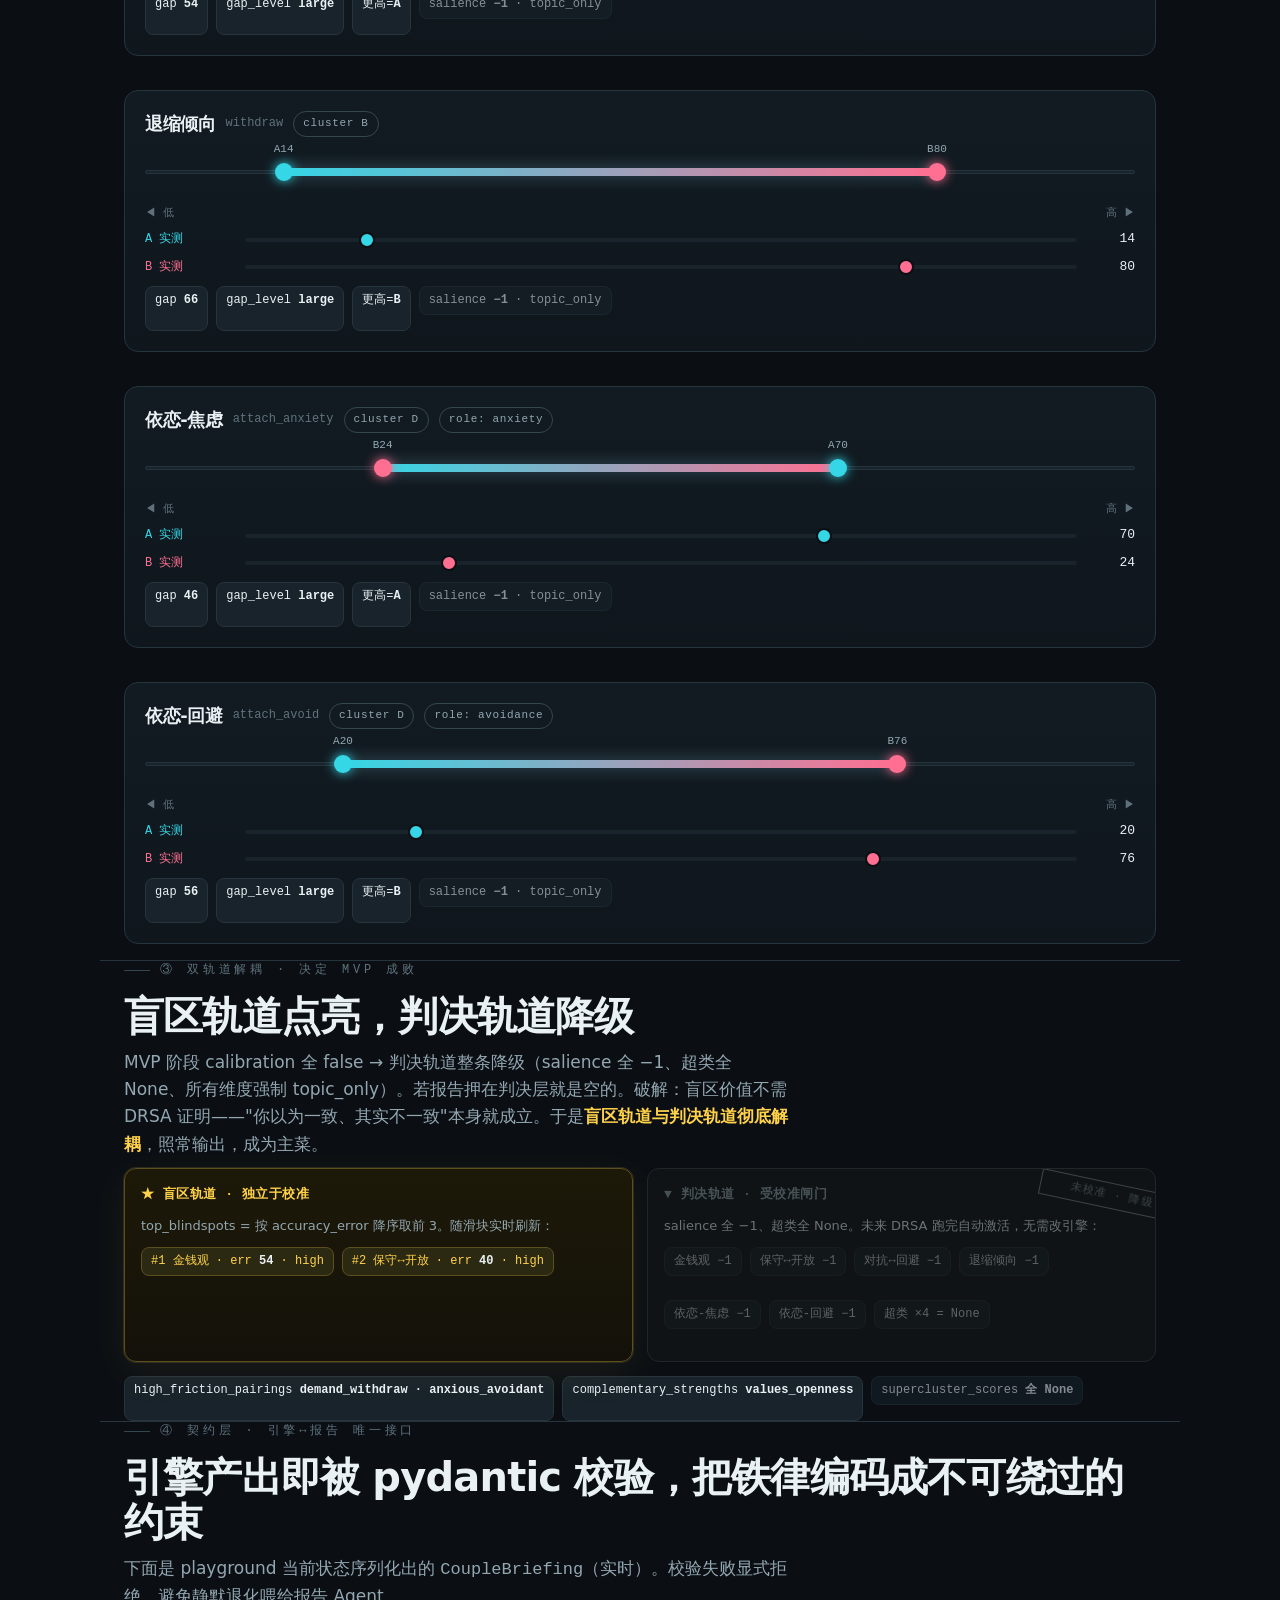
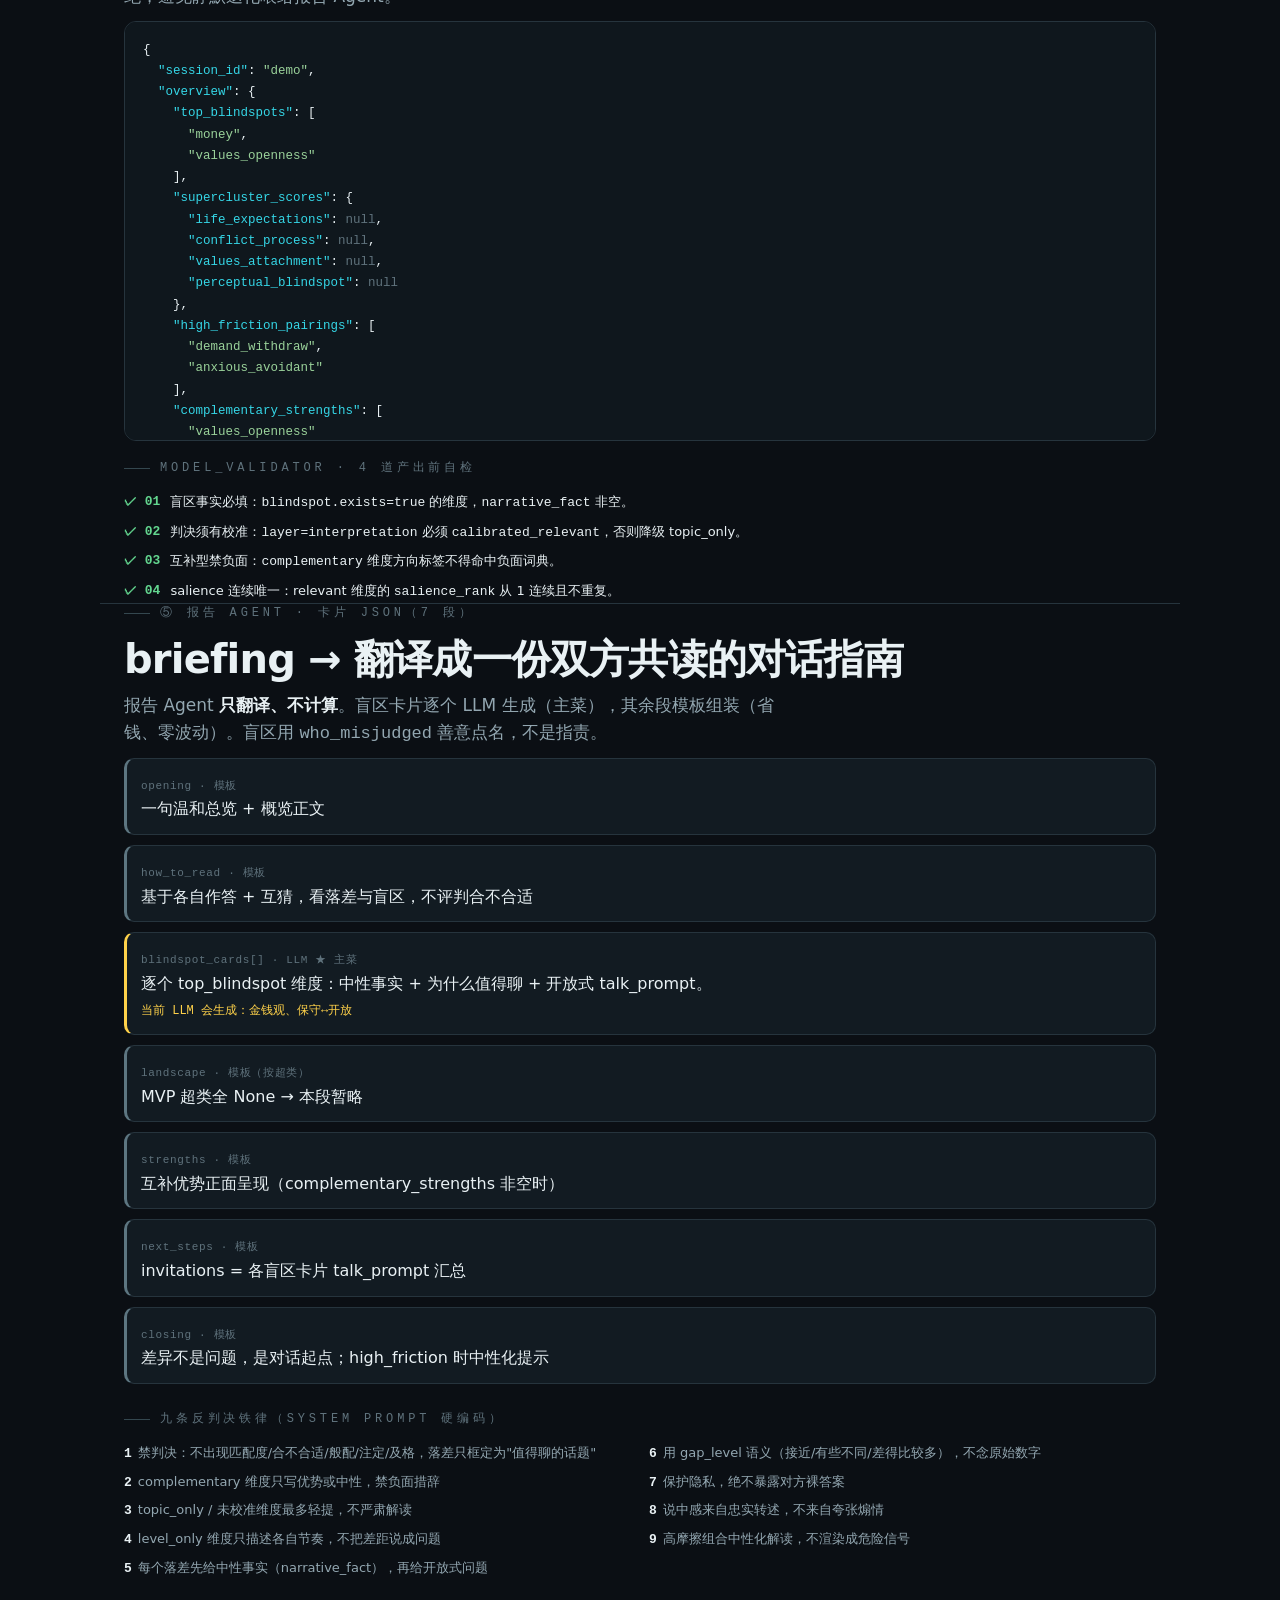
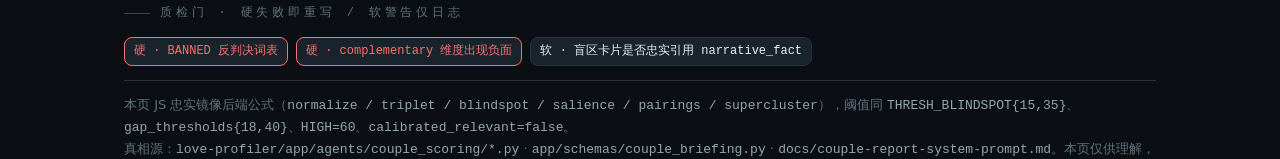
<file: love-profiler/docs/couple-mode-logic-visualization.html>
<!doctype html>
<html lang="zh-CN">
<head>
<meta charset="utf-8">
<meta name="viewport" content="width=device-width, initial-scale=1">
<title>双人落差测评 · 底层逻辑落差仪</title>
<style>
/* ============ 设计令牌：落差仪 The Gap Instrument ============ */
:root{
  --ink:#0b0f14; --panel:#121b22; --panel2:#0f171d; --inset:#18232b;
  --line:#26343d; --line2:#34474f;
  --a:#35d6e6; --a-dim:#1c5b62;      /* Person A · 电青 */
  --b:#ff6f91; --b-dim:#7a3a48;      /* Person B · 暖玫红 */
  --blind:#ffd24a; --blind-soft:#2c2913;  /* 盲区轨道 · 点亮金 */
  --judge:#5d7681;                   /* 判决轨道 · 降级灰蓝 */
  --text:#e9f1f4; --muted:#93a7b1; --faint:#5f727c;
  --ok:#63d68f; --warn:#ffb454; --bad:#ff6f6f;
  --mono:'Cascadia Code','Consolas',ui-monospace,monospace;
  --sans:'Inter','Segoe UI',system-ui,-apple-system,Roboto,sans-serif;
  --maxw:1080px;
}
*{box-sizing:border-box}
html{scroll-behavior:smooth}
body{
  margin:0; background:
    radial-gradient(1200px 600px at 80% -10%, #13202738, transparent),
    radial-gradient(900px 500px at -5% 20%, #1a141d33, transparent),
    var(--ink);
  color:var(--text); font-family:var(--sans);
  font-size:16px; line-height:1.6; -webkit-font-smoothing:antialiased;
}
.wrap{max-width:var(--maxw); margin:0 auto; padding:0 24px}
section{padding:72px 0; border-top:1px solid var(--line)}
section:first-of-type{border-top:0}
h1,h2,h3{font-weight:680; letter-spacing:-.02em; line-height:1.12; margin:0}
p{margin:.6em 0; color:var(--muted)}
a{color:var(--a)}
/* 仪表标签：等宽大写，作为仪器刻度语 */
.eyebrow{
  font-family:var(--mono); font-size:12px; letter-spacing:.32em;
  text-transform:uppercase; color:var(--faint); margin:0 0 14px;
  display:flex; align-items:center; gap:10px;
}
.eyebrow::before{content:""; width:26px; height:1px; background:var(--line2)}
.mono{font-family:var(--mono)}
.num{font-family:var(--mono); font-variant-numeric:tabular-nums}
.sec-title{font-size:clamp(26px,4vw,40px); margin-bottom:8px}
.sec-lead{max-width:62ch; font-size:17px}
.grid{display:grid; gap:18px}
.card{background:linear-gradient(180deg,var(--panel),var(--panel2));
  border:1px solid var(--line); border-radius:14px; padding:20px}
.tag{font-family:var(--mono); font-size:11px; letter-spacing:.06em;
  padding:3px 9px; border-radius:999px; border:1px solid var(--line2);
  color:var(--muted); white-space:nowrap}
.tag.a{color:var(--a); border-color:var(--a-dim)}
.tag.b{color:var(--b); border-color:var(--b-dim)}
.tag.blind{color:var(--blind); border-color:#5a4f1d}
.tag.judge{color:var(--judge); border-color:var(--line2)}
.divider{height:1px;background:var(--line);margin:14px 0}
:focus-visible{outline:2px solid var(--a); outline-offset:3px; border-radius:4px}
@media (max-width:720px){ section{padding:54px 0} .wrap{padding:0 18px} }
@media (prefers-reduced-motion:reduce){ *{animation:none!important; transition:none!important; scroll-behavior:auto} }
/* ===== Hero ===== */
.hero{padding:96px 0 64px}
.hero h1{font-size:clamp(34px,6.4vw,68px); letter-spacing:-.03em}
.hero h1 .gp{background:linear-gradient(90deg,var(--a),var(--b));-webkit-background-clip:text;background-clip:text;color:transparent}
.hero .sec-lead{margin-top:18px;font-size:18px}
.diffs{display:grid;grid-template-columns:repeat(4,1fr);gap:14px;margin-top:34px}
.diff{background:var(--panel);border:1px solid var(--line);border-radius:12px;padding:16px}
.diff b{display:block;font-family:var(--mono);font-size:12px;letter-spacing:.04em;color:var(--blind);margin-bottom:6px}
.diff span{font-size:14px;color:var(--muted)}
.mvp{margin-top:26px;display:flex;gap:14px;flex-wrap:wrap;align-items:center;
  background:linear-gradient(90deg,#1c1908,transparent);border:1px solid #5a4f1d;border-left:3px solid var(--blind);border-radius:10px;padding:14px 18px}
.mvp b{color:var(--blind);font-family:var(--mono)}
/* ===== 状态机 ===== */
.flow{display:flex;align-items:stretch;gap:0;flex-wrap:wrap;margin-top:22px}
.node{flex:1;min-width:120px;background:var(--panel);border:1px solid var(--line);border-radius:12px;padding:14px;position:relative}
.node .st{font-family:var(--mono);font-size:11px;color:var(--a);letter-spacing:.04em}
.node h4{margin:6px 0 4px;font-size:15px}
.node p{margin:0;font-size:13px}
.arrow{align-self:center;color:var(--faint);font-family:var(--mono);padding:0 6px}
.statebar{display:flex;gap:8px;flex-wrap:wrap;margin-top:18px}
.pill{font-family:var(--mono);font-size:12px;padding:5px 11px;border-radius:999px;border:1px solid var(--line2);color:var(--muted)}
.pill.on{color:var(--ink);background:var(--a);border-color:var(--a);font-weight:600}
/* ===== 签名：落差轨 ===== */
.dim{margin:0 0 16px}
.dim__head{display:flex;align-items:center;gap:10px;flex-wrap:wrap;margin-bottom:6px}
.dim__head h3{font-size:18px}
.track{position:relative;height:58px;margin:6px 0 4px}
.track__rail{position:absolute;left:0;right:0;top:50%;height:4px;transform:translateY(-50%);background:var(--inset);border-radius:2px;border:1px solid var(--line)}
.track__band{position:absolute;top:50%;height:8px;transform:translateY(-50%);background:linear-gradient(90deg,var(--a),var(--b));border-radius:4px;box-shadow:0 0 16px #7fb6cc66;transition:left .12s,width .12s}
.track__mk{position:absolute;top:50%;width:18px;height:18px;border-radius:50%;transform:translate(-50%,-50%);transition:left .12s;z-index:3}
.track__mk.a{background:var(--a);box-shadow:0 0 12px var(--a)}
.track__mk.b{background:var(--b);box-shadow:0 0 12px var(--b)}
.track__mk small{position:absolute;top:-22px;left:50%;transform:translateX(-50%);font-family:var(--mono);font-size:11px;color:var(--muted)}
.track__ghost{position:absolute;top:50%;width:16px;height:16px;border-radius:50%;transform:translate(-50%,-50%);background:transparent;border:2px dashed var(--faint);transition:left .12s;z-index:2}
.track__err{position:absolute;top:50%;height:2px;transform:translateY(-50%);background:repeating-linear-gradient(90deg,var(--blind),var(--blind) 4px,transparent 4px,transparent 8px);opacity:.8;transition:left .12s,width .12s;z-index:1}
.track__ends{display:flex;justify-content:space-between;font-family:var(--mono);font-size:11px;color:var(--faint);margin-top:2px}
/* 滑块 */
.rngrow{display:grid;grid-template-columns:88px 1fr 46px;gap:10px;align-items:center;margin:7px 0;font-size:13px}
.rngrow label{font-family:var(--mono);font-size:12px}
.rng{-webkit-appearance:none;appearance:none;height:4px;border-radius:3px;background:var(--inset);outline-offset:4px}
.rng::-webkit-slider-thumb{-webkit-appearance:none;width:16px;height:16px;border-radius:50%;cursor:pointer;border:2px solid var(--ink)}
.rng.a::-webkit-slider-thumb{background:var(--a)} .rng.b::-webkit-slider-thumb{background:var(--b)}
.rng.ga::-webkit-slider-thumb{background:transparent;border:2px dashed var(--a)} .rng.gb::-webkit-slider-thumb{background:transparent;border:2px dashed var(--b)}
.rng::-moz-range-thumb{width:16px;height:16px;border-radius:50%;cursor:pointer;border:2px solid var(--ink)}
.rng.a::-moz-range-thumb{background:var(--a)} .rng.b::-moz-range-thumb{background:var(--b)}
.rngval{font-family:var(--mono);font-variant-numeric:tabular-nums;text-align:right;color:var(--text)}
/* 维度读数 */
.readout{display:flex;gap:8px;flex-wrap:wrap;margin-top:8px;font-family:var(--mono);font-size:12px}
.kv{background:var(--inset);border:1px solid var(--line);border-radius:8px;padding:4px 9px}
.kv b{color:var(--text);font-weight:600}
.kv.lit{border-color:#5a4f1d;background:var(--blind-soft);color:var(--blind)}
.kv.dim{opacity:.55}
/* 流水线 */
.pipe{display:grid;gap:9px;counter-reset:s}
.step{display:grid;grid-template-columns:30px 150px 1fr;gap:12px;align-items:center;background:var(--inset);border:1px solid var(--line);border-radius:10px;padding:10px 12px}
.step__n{font-family:var(--mono);color:var(--faint)}
.step__t{font-family:var(--mono);font-size:13px;color:var(--text)}
.step__d{font-size:13px;color:var(--muted)}
/* 双轨道 */
.lanes{display:grid;grid-template-columns:1fr 1fr;gap:14px;margin-top:6px}
.lane{border-radius:12px;padding:16px;position:relative;overflow:hidden}
.lane--blind{border:1px solid #5a4f1d;background:linear-gradient(180deg,#1d1908,#14110a);box-shadow:0 0 0 1px #ffd24a1f,0 10px 40px #ffd24a12}
.lane--judge{border:1px solid var(--line);background:var(--panel2);opacity:.66;filter:saturate(.45)}
.lane h4{font-family:var(--mono);font-size:13px;letter-spacing:.04em;margin:0 0 10px;display:flex;gap:8px;align-items:center}
.lane--blind h4{color:var(--blind)} .lane--judge h4{color:var(--judge)}
.stamp{position:absolute;top:14px;right:-30px;transform:rotate(12deg);font-family:var(--mono);font-size:11px;letter-spacing:.1em;color:var(--judge);border:1px solid var(--judge);padding:3px 30px;opacity:.8}
/* 契约 JSON */
.json{font-family:var(--mono);font-size:12.5px;line-height:1.7;white-space:pre-wrap;word-break:break-word;background:var(--panel2);border:1px solid var(--line);border-radius:12px;padding:18px;max-height:420px;overflow:auto}
.json .k{color:var(--a)} .json .s{color:#9ad29a} .json .n{color:var(--blind)} .json .b{color:var(--b)} .json .nl{color:var(--faint)}
.checks{display:grid;gap:8px;margin-top:14px}
.check{display:flex;gap:10px;align-items:flex-start;font-size:13px}
.check b{color:var(--ok);font-family:var(--mono)}
/* 报告 7 段 */
.rep{display:grid;gap:10px}
.rep__sec{background:var(--panel);border:1px solid var(--line);border-radius:10px;padding:12px 14px}
.rep__sec .lbl{font-family:var(--mono);font-size:11px;color:var(--faint);letter-spacing:.06em}
.rep__sec.llm{border-left:3px solid var(--blind)} .rep__sec.tpl{border-left:3px solid var(--judge)}
.laws{columns:2;column-gap:18px;font-size:13px;margin-top:10px}
.laws div{break-inside:avoid;margin-bottom:7px;color:var(--muted)}
.laws b{color:var(--text);font-family:var(--mono);margin-right:6px}
footer{padding:40px 0 70px;color:var(--faint);font-size:13px}
footer code{font-family:var(--mono);color:var(--muted)}
@media (max-width:760px){.diffs{grid-template-columns:repeat(2,1fr)}.lanes{grid-template-columns:1fr}.laws{columns:1}.step{grid-template-columns:26px 1fr;grid-auto-rows:auto}.step__d{grid-column:1/-1}}
</style>
</head>
<body>
<header class="hero wrap">
  <p class="eyebrow">love-profiler · 双人落差测评引擎</p>
  <h1>两个人，一把<span class="gp">落差仪</span><br>量出你们以为一致、其实差很远的地方</h1>
  <p class="sec-lead">一对情侣分别独立作答、并互相预测对方的答案。引擎用纯代码算出两人在少数几个维度上的<b style="color:var(--text)">落差</b>，并特别抓出<b style="color:var(--blind)">盲区</b>——你以为你懂，其实没猜中。它不评判合不合适，只给你们一份能一起聊的对话指南。</p>
  <div class="diffs">
    <div class="diff"><b>异步配对</b><span>A 答完→邀请链接→B 答完→才解锁，不是即时出结果。</span></div>
    <div class="diff"><b>predicted 轮</b><span>每个核心维度多答一遍"我猜对方"，这是盲区的数据来源。</span></div>
    <div class="diff"><b>全新题库</b><span>slider / likert7 + reverse / anchors / 互补 / 只看水平。</span></div>
    <div class="diff"><b>calibration</b><span>没跑 DRSA 校准前，绝不对差距下判决（铁律）。</span></div>
  </div>
  <div class="mvp"><b>MVP 现实</b><span>校准表全未通过 → 判决轨道整条降级（salience 全 −1、超类全 None）。<b style="color:var(--blind)">盲区轨道是报告主菜</b>，独立于校准，照常输出。这就是这把仪器现在真实的读数方式。</span></div>
</header>

<section class="wrap" id="states">
  <p class="eyebrow">① 异步配对 · 状态机</p>
  <h2 class="sec-title">两端各自作答，"使双方都完成的那一次"点火</h2>
  <p class="sec-lead">身份走 JWT，配对靠 <span class="mono">pairing_token</span>。触发不绑定"B 的提交"，而绑定"使双方都 done 的那次提交"——A/B 顺序任意。条件更新 <span class="mono">waiting_partner→computing</span> 保证并发双触发只算一次。</p>
  <div class="flow">
    <div class="node"><div class="st">POST /couple/create</div><h4>发起 · A</h4><p>建会话，生成 pairing_token；a/b_status=pending。</p></div>
    <div class="arrow">→</div>
    <div class="node"><div class="st">POST /couple/join</div><h4>加入 · B</h4><p>校验 token、防自配对、防占用；写 partner。</p></div>
    <div class="arrow">→</div>
    <div class="node"><div class="st">POST /couple/answer ×2</div><h4>各自作答</h4><p>按 user_id 写 A 列 / B 列；都不是→403。</p></div>
    <div class="arrow">→</div>
    <div class="node" style="border-color:#5a4f1d"><div class="st" style="color:var(--blind)">条件更新 · 只一次</div><h4>点火计算</h4><p>同步算引擎→briefing；后台调度报告。</p></div>
    <div class="arrow">→</div>
    <div class="node"><div class="st">GET /couple/result</div><h4>轮询取结果</h4><p>未齐 409 · 生成中 202 · 完成 200 卡片。</p></div>
  </div>
  <p class="eyebrow" style="margin-top:26px">status 流转</p>
  <div class="statebar">
    <span class="pill">waiting_partner</span><span class="arrow">→</span>
    <span class="pill">computing</span><span class="arrow">→</span>
    <span class="pill">generating</span><span class="arrow">→</span>
    <span class="pill on">complete</span>
    <span class="pill" style="margin-left:10px;border-style:dashed">analyzed = 报告失败回退·下次轮询重试</span>
  </div>
  <div class="mvp" style="background:var(--panel2);border-color:var(--line);border-left-color:var(--b)">
    <b style="color:var(--b)">隐私红线</b><span>任何端点都不下发对方的裸答案 <span class="mono">a/b_answers_json</span>；<span class="mono">result</span> 只返回经报告 Agent 处理过的卡片。作答分列存，隐私隔离。</span></div>
</section>
<section class="wrap" id="engine">
  <p class="eyebrow">② 计算引擎 · 交互 playground</p>
  <h2 class="sec-title">拖动滑块，看七步纯算流水线实时跑通</h2>
  <p class="sec-lead">引擎是<b style="color:var(--text)">确定性纯代码</b>：无 LLM、无 DB。下面每个维度有两位作答者的滑块（青=A，玫红=B）；标 <span class="mono">apply_prediction</span> 的维度还有"互猜"滑块（虚线幽灵标记）。所有读数都由 JS 忠实镜像 <span class="mono">app/agents/couple_scoring/*.py</span> 的公式实时算出。</p>

  <div class="card" style="margin-top:8px">
    <p class="eyebrow" style="margin:0 0 14px">七步流水线 · 数据自上而下流过</p>
    <div class="pipe">
      <div class="step"><span class="step__n num">01</span><span class="step__t">normalize</span><span class="step__d">slider 直通 · likert7→(x−1)/6×100 · reverse→100−x</span></div>
      <div class="step"><span class="step__n num">02</span><span class="step__t">aggregate</span><span class="step__d">同维度多题归一化后取均值 ⇒ s_A · s_B · p<sub>A→B</sub> · p<sub>B→A</sub></span></div>
      <div class="step"><span class="step__n num">03</span><span class="step__t">triplet</span><span class="step__d">gap=|s_A−s_B| · 方向(锚点语义) · levels(双方水平，永不只给裸差值)</span></div>
      <div class="step"><span class="step__n num">04</span><span class="step__t">blindspot ★</span><span class="step__d">仅 apply_prediction：互猜误差→who / severity / assumed_close / narrative_fact</span></div>
      <div class="step"><span class="step__n num">05</span><span class="step__t">gap_level</span><span class="step__d">none&lt;8 · small&lt;18 · moderate&lt;40 · large</span></div>
      <div class="step"><span class="step__n num">06</span><span class="step__t">salience ▼</span><span class="step__d">校准闸门：未校准→−1（判决降级）；relevant 才按 effect_size 排序赋秩</span></div>
      <div class="step"><span class="step__n num">07</span><span class="step__t">supercluster + pairings</span><span class="step__d">4 超类(MVP 全 None) · 组合 flag(demand_withdraw / anxious_avoidant)</span></div>
    </div>
  </div>

  <div class="card" style="margin-top:16px">
    <p class="eyebrow" style="margin:0 0 12px">step 01 · 归一化小件（先看单题怎么变成 0–100）</p>
    <div class="rngrow"><label>原始值</label><input id="nz-raw" class="rng a" type="range" min="1" max="100" value="18"><span class="rngval"><span id="nz-raw-v">18</span></span></div>
    <div class="readout" style="margin-top:4px">
      <span class="kv">题型 <select id="nz-type" style="background:var(--inset);color:var(--text);border:1px solid var(--line);border-radius:6px;font-family:var(--mono)"><option value="slider">slider(0–100)</option><option value="likert7">likert7(1–7)</option></select></span>
      <span class="kv">reverse <input id="nz-rev" type="checkbox" style="vertical-align:middle"></span>
      <span class="kv lit">归一化 = <b id="nz-out">18.00</b></span>
    </div>
  </div>

  <div class="readout" style="margin:22px 0 6px">
    <span class="kv"><span class="track__mk a" style="position:static;display:inline-block;width:12px;height:12px;vertical-align:middle"></span> A 实测</span>
    <span class="kv"><span class="track__mk b" style="position:static;display:inline-block;width:12px;height:12px;vertical-align:middle"></span> B 实测</span>
    <span class="kv">○ 幽灵标记 = 互猜（predicted）</span>
    <span class="kv">▰ 渐变带 = gap 落差</span>
    <span class="kv lit">★ 盲区轨道</span>
    <span class="kv dim">▼ 判决轨道（降级）</span>
  </div>
  <div id="play" class="grid"></div>
</section>
<section class="wrap" id="dualtrack">
  <p class="eyebrow">③ 双轨道解耦 · 决定 MVP 成败</p>
  <h2 class="sec-title">盲区轨道点亮，判决轨道降级</h2>
  <p class="sec-lead">MVP 阶段 calibration 全 false → 判决轨道整条降级（salience 全 −1、超类全 None、所有维度强制 topic_only）。若报告押在判决层就是空的。破解：盲区价值不需 DRSA 证明——"你以为一致、其实不一致"本身就成立。于是<b style="color:var(--blind)">盲区轨道与判决轨道彻底解耦</b>，照常输出，成为主菜。</p>
  <div class="lanes">
    <div class="lane lane--blind">
      <h4>★ 盲区轨道 · 独立于校准</h4>
      <p style="font-size:13px;margin:0 0 10px;color:var(--muted)">top_blindspots = 按 accuracy_error 降序取前 3。随滑块实时刷新：</p>
      <div id="ov-blind" class="readout"></div>
    </div>
    <div class="lane lane--judge">
      <div class="stamp">未校准 · 降级</div>
      <h4>▼ 判决轨道 · 受校准闸门</h4>
      <p style="font-size:13px;margin:0 0 10px;color:var(--muted)">salience 全 −1、超类全 None。未来 DRSA 跑完自动激活，无需改引擎：</p>
      <div id="ov-judge" class="readout"></div>
    </div>
  </div>
  <div class="readout" style="margin-top:14px">
    <span class="kv">high_friction_pairings <b id="ov-pair">—</b></span>
    <span class="kv">complementary_strengths <b id="ov-comp">—</b></span>
    <span class="kv dim">supercluster_scores <b>全 None</b></span>
  </div>
</section>

<section class="wrap" id="contract">
  <p class="eyebrow">④ 契约层 · 引擎↔报告 唯一接口</p>
  <h2 class="sec-title">引擎产出即被 pydantic 校验，把铁律编码成不可绕过的约束</h2>
  <p class="sec-lead">下面是 playground 当前状态序列化出的 <span class="mono">CoupleBriefing</span>（实时）。校验失败显式拒绝，避免静默退化喂给报告 Agent。</p>
  <div class="json" id="briefing-json"></div>
  <p class="eyebrow" style="margin-top:18px">model_validator · 4 道产出前自检</p>
  <div class="checks">
    <div class="check"><b>✓ 01</b><div>盲区事实必填：<span class="mono">blindspot.exists=true</span> 的维度，<span class="mono">narrative_fact</span> 非空。</div></div>
    <div class="check"><b>✓ 02</b><div>判决须有校准：<span class="mono">layer=interpretation</span> 必须 <span class="mono">calibrated_relevant</span>，否则降级 topic_only。</div></div>
    <div class="check"><b>✓ 03</b><div>互补型禁负面：<span class="mono">complementary</span> 维度方向标签不得命中负面词典。</div></div>
    <div class="check"><b>✓ 04</b><div>salience 连续唯一：relevant 维度的 <span class="mono">salience_rank</span> 从 1 连续且不重复。</div></div>
  </div>
</section>
<section class="wrap" id="report">
  <p class="eyebrow">⑤ 报告 Agent · 卡片 JSON（7 段）</p>
  <h2 class="sec-title">briefing → 翻译成一份双方共读的对话指南</h2>
  <p class="sec-lead">报告 Agent <b style="color:var(--text)">只翻译、不计算</b>。盲区卡片逐个 LLM 生成（主菜），其余段模板组装（省钱、零波动）。盲区用 <span class="mono">who_misjudged</span> 善意点名，不是指责。</p>
  <div class="rep">
    <div class="rep__sec tpl"><span class="lbl">opening · 模板</span><div>一句温和总览 + 概览正文</div></div>
    <div class="rep__sec tpl"><span class="lbl">how_to_read · 模板</span><div>基于各自作答 + 互猜，看落差与盲区，不评判合不合适</div></div>
    <div class="rep__sec llm"><span class="lbl">blindspot_cards[] · LLM ★ 主菜</span><div>逐个 top_blindspot 维度：中性事实 + 为什么值得聊 + 开放式 talk_prompt。<br><span class="mono" style="font-size:12px;color:var(--blind)" id="rep-cards">当前：—</span></div></div>
    <div class="rep__sec tpl"><span class="lbl">landscape · 模板（按超类）</span><div>MVP 超类全 None → 本段暂略</div></div>
    <div class="rep__sec tpl"><span class="lbl">strengths · 模板</span><div>互补优势正面呈现（complementary_strengths 非空时）</div></div>
    <div class="rep__sec tpl"><span class="lbl">next_steps · 模板</span><div>invitations = 各盲区卡片 talk_prompt 汇总</div></div>
    <div class="rep__sec tpl"><span class="lbl">closing · 模板</span><div>差异不是问题，是对话起点；high_friction 时中性化提示</div></div>
  </div>

  <p class="eyebrow" style="margin-top:26px">九条反判决铁律（system prompt 硬编码）</p>
  <div class="laws">
    <div><b>1</b>禁判决：不出现匹配度/合不合适/般配/注定/及格，落差只框定为"值得聊的话题"</div>
    <div><b>2</b>complementary 维度只写优势或中性，禁负面措辞</div>
    <div><b>3</b>topic_only / 未校准维度最多轻提，不严肃解读</div>
    <div><b>4</b>level_only 维度只描述各自节奏，不把差距说成问题</div>
    <div><b>5</b>每个落差先给中性事实（narrative_fact），再给开放式问题</div>
    <div><b>6</b>用 gap_level 语义（接近/有些不同/差得比较多），不念原始数字</div>
    <div><b>7</b>保护隐私，绝不暴露对方裸答案</div>
    <div><b>8</b>说中感来自忠实转述，不来自夸张煽情</div>
    <div><b>9</b>高摩擦组合中性化解读，不渲染成危险信号</div>
  </div>

  <p class="eyebrow" style="margin-top:24px">质检门 · 硬失败即重写 / 软警告仅日志</p>
  <div class="readout">
    <span class="kv" style="border-color:var(--bad);color:var(--bad)">硬 · BANNED 反判决词表</span>
    <span class="kv" style="border-color:var(--bad);color:var(--bad)">硬 · complementary 维度出现负面</span>
    <span class="kv">软 · 盲区卡片是否忠实引用 narrative_fact</span>
  </div>
</section>

<footer class="wrap">
  <div class="divider"></div>
  本页 JS 忠实镜像后端公式（<code>normalize / triplet / blindspot / salience / pairings / supercluster</code>），阈值同 <code>THRESH_BLINDSPOT{15,35}</code>、<code>gap_thresholds{18,40}</code>、<code>HIGH=60</code>、<code>calibrated_relevant=false</code>。<br>
  真相源：<code>love-profiler/app/agents/couple_scoring/*.py</code> · <code>app/schemas/couple_briefing.py</code> · <code>docs/couple-report-system-prompt.md</code>。本页仅供理解，非生产代码。
</footer>
<script>
/* ===== 维度配置（镜像 dimensions.yaml 代表子集）===== */
const DIMS = [
  {id:'money', cn:'金钱观', cluster:'A', pred:true, anchors:{low:'存下来更安心', high:'花在当下更值得'}, init:{a:19,b:78,ab:24,ba:70}},
  {id:'values_openness', cn:'保守↔开放', cluster:'C', pred:true, complementary:true, anchors:{low:'稳定/传统', high:'新鲜/冒险'}, init:{a:30,b:74,ab:34,ba:68}},
  {id:'confront', cn:'对抗↔回避', cluster:'B', init:{a:72,b:18}},
  {id:'withdraw', cn:'退缩倾向', cluster:'B', init:{a:14,b:80}},
  {id:'attach_anxiety', cn:'依恋-焦虑', cluster:'D', role:'anxiety', init:{a:70,b:24}},
  {id:'attach_avoid', cn:'依恋-回避', cluster:'D', role:'avoidance', init:{a:20,b:76}},
];
/* calibration：MVP 全未校准（couple_registry _defaults 兜底） */
const CALIB = {calibrated_relevant:false, gap_thresholds:{small:18, moderate:40}, effect_size:0.0};

/* ===== 引擎公式（镜像 couple_scoring/*.py）===== */
const r2 = x => Math.round(x*100)/100;
function normalizeItem(raw, type, reverse){
  let x = type==='slider' ? +raw : (+raw-1)/6*100;
  return r2(reverse ? 100-x : x);
}
function anchorLabel(score, anchors){
  if(!anchors) return '';
  const low = anchors.low||'', high = anchors.high||'';
  if(!low && !high) return '';
  if(score < 40) return low;
  if(score > 60) return high;
  return '介于两者之间';
}
function severityBucket(err){
  if(err < 8) return 'none';
  if(err < 15) return 'low';
  if(err < 35) return 'moderate';
  return 'high';
}
function gapLevel(gap, th){
  if(gap < 8) return 'none';
  if(gap < th.small) return 'small';
  if(gap < th.moderate) return 'moderate';
  return 'large';
}
function buildFact(who, anchors, sA, sB){
  const other = who==='A' ? 'B' : 'A';
  const label = anchorLabel(other==='B' ? sB : sA, anchors);
  if(!label || label==='介于两者之间') return `${other} 的真实态度与 ${who} 的预想存在明显落差`;
  return `${other} 比 ${who} 预想的更倾向「${label}」`;
}
function triplet(sA, sB, anchors){
  return {gap:r2(Math.abs(sA-sB)),
    dir:{higher:sA>sB?'A':'B', la:anchorLabel(sA,anchors), lb:anchorLabel(sB,anchors)},
    levels:{a:sA, b:sB}};
}
function blindspot(sA, sB, pAB, pBA, anchors){
  const gap = Math.abs(sA-sB);
  const accA = Math.abs(pAB-sB), accB = Math.abs(pBA-sA);
  const who = accA>=accB ? 'A' : 'B';
  const err = Math.max(accA, accB);
  const assumed = who==='A' ? Math.abs(sA-pAB) : Math.abs(sB-pBA);
  const sev = severityBucket(err);
  return {exists:sev!=='none', severity:sev, who_misjudged:who,
    assumed_close:assumed<gap, accuracy_error:r2(err),
    narrative_fact: sev!=='none' ? buildFact(who, anchors, sA, sB) : ''};
}
function pairings(scores){
  const HIGH=60, A=scores.A||{}, B=scores.B||{};
  const cross=(x,y)=>(A[x]>HIGH&&B[y]>HIGH)||(B[x]>HIGH&&A[y]>HIGH);
  const out=[];
  if(cross('confront','withdraw')) out.push('demand_withdraw');
  if(cross('attach_anxiety','attach_avoid')) out.push('anxious_avoidant');
  return out;
}
/* ===== 状态 ===== */
const ST = {}; DIMS.forEach(d => ST[d.id] = {...d.init});
const REF = {};
const play = document.getElementById('play');

function cardHTML(d){
  const tags = [`<span class="tag">cluster ${d.cluster}</span>`]
    .concat(d.pred ? ['<span class="tag blind">apply_prediction</span>'] : [])
    .concat(d.complementary ? ['<span class="tag b">complementary</span>'] : [])
    .concat(d.role ? [`<span class="tag">role: ${d.role}</span>`] : []).join('');
  const ends = d.anchors
    ? `<div class="track__ends"><span>◀ ${d.anchors.low}</span><span>${d.anchors.high} ▶</span></div>`
    : `<div class="track__ends"><span>◀ 低</span><span>高 ▶</span></div>`;
  const ghosts = d.pred ? `<div class="track__err" data-el="err"></div>
      <div class="track__ghost" data-el="gAB"></div><div class="track__ghost" data-el="gBA"></div>` : '';
  const predRows = d.pred ? `
    <div class="rngrow"><label style="color:var(--a)">A 猜 B</label><input class="rng ga" type="range" min="0" max="100" data-el="ab"><span class="rngval" data-el="abv"></span></div>
    <div class="rngrow"><label style="color:var(--b)">B 猜 A</label><input class="rng gb" type="range" min="0" max="100" data-el="ba"><span class="rngval" data-el="bav"></span></div>` : '';
  return `<div class="dim__head"><h3>${d.cn}</h3><span class="mono" style="color:var(--faint);font-size:12px">${d.id}</span>${tags}</div>
    <div class="track">
      <div class="track__rail"></div><div class="track__band" data-el="band"></div>${ghosts}
      <div class="track__mk a" data-el="mA"><small data-el="mAv"></small></div>
      <div class="track__mk b" data-el="mB"><small data-el="mBv"></small></div>
    </div>${ends}
    <div class="rngrow"><label style="color:var(--a)">A 实测</label><input class="rng a" type="range" min="0" max="100" data-el="a"><span class="rngval" data-el="av"></span></div>
    <div class="rngrow"><label style="color:var(--b)">B 实测</label><input class="rng b" type="range" min="0" max="100" data-el="b"><span class="rngval" data-el="bv"></span></div>
    ${predRows}
    <div class="readout" data-el="out"></div>`;
}

play.innerHTML = DIMS.map(d => `<div class="card dim" data-id="${d.id}">${cardHTML(d)}</div>`).join('');
DIMS.forEach(d => {
  const card = play.querySelector(`.dim[data-id="${d.id}"]`);
  const q = el => card.querySelector(`[data-el="${el}"]`);
  const refs = {card, band:q('band'), mA:q('mA'), mB:q('mB'), mAv:q('mAv'), mBv:q('mBv'),
    a:q('a'), b:q('b'), av:q('av'), bv:q('bv'), out:q('out')};
  if(d.pred) Object.assign(refs, {ab:q('ab'), ba:q('ba'), abv:q('abv'), bav:q('bav'), gAB:q('gAB'), gBA:q('gBA'), err:q('err')});
  refs.a.value = ST[d.id].a; refs.b.value = ST[d.id].b;
  if(d.pred){ refs.ab.value = ST[d.id].ab; refs.ba.value = ST[d.id].ba; }
  ['a','b','ab','ba'].forEach(k => { if(refs[k]) refs[k].addEventListener('input', () => { ST[d.id][k] = +refs[k].value; recompute(); }); });
  REF[d.id] = refs;
});

/* 归一化小件 */
const nz = {raw:document.getElementById('nz-raw'), rawv:document.getElementById('nz-raw-v'),
  type:document.getElementById('nz-type'), rev:document.getElementById('nz-rev'), out:document.getElementById('nz-out')};
function updNz(){
  const lk = nz.type.value==='likert7';
  nz.raw.min = lk?1:0; nz.raw.max = lk?7:100;
  if(+nz.raw.value > +nz.raw.max) nz.raw.value = nz.raw.max;
  if(+nz.raw.value < +nz.raw.min) nz.raw.value = nz.raw.min;
  nz.rawv.textContent = nz.raw.value;
  nz.out.textContent = normalizeItem(nz.raw.value, nz.type.value, nz.rev.checked).toFixed(2);
}
[nz.raw, nz.type, nz.rev].forEach(el => ['input','change'].forEach(e => el.addEventListener(e, updNz)));
updNz();
/* ===== 核心更新循环 ===== */
const pct = v => Math.max(0, Math.min(100, v)) + '%';

function dimChips(r){
  const c = [`<span class="kv">gap <b>${r.t.gap}</b></span>`,
             `<span class="kv">gap_level <b>${r.gl}</b></span>`];
  const dl = (r.t.dir.la || r.t.dir.lb) ? ` · A「${r.t.dir.la||'—'}」B「${r.t.dir.lb||'—'}」` : '';
  c.push(`<span class="kv">更高=<b>${r.t.dir.higher}</b>${dl}</span>`);
  if(r.bs){
    if(r.bs.exists){
      c.push(`<span class="kv lit">★ 盲区 who=<b>${r.bs.who_misjudged}</b> · err <b>${r.bs.accuracy_error}</b> · ${r.bs.severity}${r.bs.assumed_close?' · 以为接近':''}</span>`);
      c.push(`<span class="kv lit">“${r.bs.narrative_fact}”</span>`);
    } else { c.push(`<span class="kv">盲区 none（互猜准）</span>`); }
  }
  c.push(`<span class="kv dim">salience <b>−1</b> · ${r.layer}</span>`);
  return c.join('');
}

function buildBriefing(rs, top, pf, comp){
  return {session_id:'demo',
    overview:{ top_blindspots: top.map(r=>r.d.id),
      supercluster_scores:{life_expectations:null, conflict_process:null, values_attachment:null, perceptual_blindspot:null},
      high_friction_pairings: pf, complementary_strengths: comp },
    dimensions: rs.map(r=>({ dimension_id:r.d.id, cluster:r.d.cluster, layer:r.layer,
      calibrated_relevant:false, complementary:!!r.d.complementary, level_only:false,
      gap:r.t.gap, gap_level:r.gl,
      direction:{higher_partner:r.t.dir.higher, label_a:r.t.dir.la, label_b:r.t.dir.lb},
      levels:{a:r.sA, b:r.sB},
      blindspot: r.bs ? {exists:r.bs.exists, severity:r.bs.severity, who_misjudged:r.bs.who_misjudged,
        assumed_close:r.bs.assumed_close, accuracy_error:r.bs.accuracy_error, narrative_fact:r.bs.narrative_fact} : null,
      salience_rank:-1 })),
    question_set_version:'v1'};
}

function renderJSON(obj){
  let s = JSON.stringify(obj, null, 2).replace(/[&<>]/g, c=>({'&':'&amp;','<':'&lt;','>':'&gt;'}[c]));
  s = s.replace(/("(?:\\.|[^"\\])*")(\s*:)?/g, (m,str,colon)=>
    colon ? `<span class="k">${str}</span>${colon}` : `<span class="s">${str}</span>`);
  s = s.replace(/(?<=[\s:\[,])(-?\d+(?:\.\d+)?)(?=[\s,\]\n])/g, '<span class="n">$1</span>');
  s = s.replace(/\b(true|false)\b/g, '<span class="b">$1</span>').replace(/\bnull\b/g, '<span class="nl">null</span>');
  return s;
}

function recompute(){
  const scores = {A:{}, B:{}}, rs = [];
  DIMS.forEach(d=>{
    const s = ST[d.id], sA = +s.a, sB = +s.b;
    scores.A[d.id] = sA; scores.B[d.id] = sB;
    const t = triplet(sA, sB, d.anchors), gl = gapLevel(t.gap, CALIB.gap_thresholds);
    const bs = d.pred ? blindspot(sA, sB, +s.ab, +s.ba, d.anchors) : null;
    const r = {d, sA, sB, t, gl, bs, layer: CALIB.calibrated_relevant?'interpretation':'topic_only'};
    rs.push(r);
    const R = REF[d.id];
    R.mA.style.left = pct(sA); R.mB.style.left = pct(sB);
    R.mAv.textContent = 'A'+sA; R.mBv.textContent = 'B'+sB;
    R.av.textContent = sA; R.bv.textContent = sB;
    R.band.style.left = pct(Math.min(sA,sB)); R.band.style.width = Math.abs(sA-sB)+'%';
    if(d.pred){
      R.abv.textContent = s.ab; R.bav.textContent = s.ba;
      R.gAB.style.left = pct(+s.ab); R.gBA.style.left = pct(+s.ba);
      R.gAB.style.borderColor = 'var(--a)'; R.gBA.style.borderColor = 'var(--b)';
      const from = bs.who_misjudged==='A' ? +s.ab : +s.ba;
      const to = bs.who_misjudged==='A' ? sB : sA;
      R.err.style.left = pct(Math.min(from,to)); R.err.style.width = Math.abs(from-to)+'%';
      R.err.style.opacity = bs.exists ? .9 : 0;
    }
    R.out.innerHTML = dimChips(r);
  });
  const top = rs.filter(r=>r.bs&&r.bs.exists).sort((a,b)=>b.bs.accuracy_error-a.bs.accuracy_error).slice(0,3);
  const pf = pairings(scores);
  const comp = rs.filter(r=>r.d.complementary && r.gl==='large').map(r=>r.d.id);
  document.getElementById('ov-blind').innerHTML = top.length
    ? top.map((r,i)=>`<span class="kv lit">#${i+1} ${r.d.cn} · err <b>${r.bs.accuracy_error}</b> · ${r.bs.severity}</span>`).join('')
    : '<span class="kv">当前无盲区（双方互猜都很准）</span>';
  document.getElementById('ov-judge').innerHTML =
    rs.map(r=>`<span class="kv dim">${r.d.cn} −1</span>`).join('') + '<span class="kv dim">超类 ×4 = None</span>';
  document.getElementById('ov-pair').textContent = pf.length ? pf.join(' · ') : '无';
  document.getElementById('ov-comp').textContent = comp.length ? comp.join(' · ') : '无';
  document.getElementById('briefing-json').innerHTML = renderJSON(buildBriefing(rs, top, pf, comp));
  document.getElementById('rep-cards').textContent = '当前 LLM 会生成：' + (top.length ? top.map(r=>r.d.cn).join('、') : '—（无盲区）');
}

recompute();
if(!matchMedia('(prefers-reduced-motion:reduce)').matches){
  const io = new IntersectionObserver(es=>es.forEach(e=>{
    if(e.isIntersecting){ e.target.style.opacity=1; e.target.style.transform='none'; io.unobserve(e.target); }
  }), {threshold:0.06});
  document.querySelectorAll('section').forEach(s=>{
    s.style.opacity=0; s.style.transform='translateY(16px)';
    s.style.transition='opacity .55s ease, transform .55s ease'; io.observe(s);
  });
}
</script>
</body>
</html>
</file>
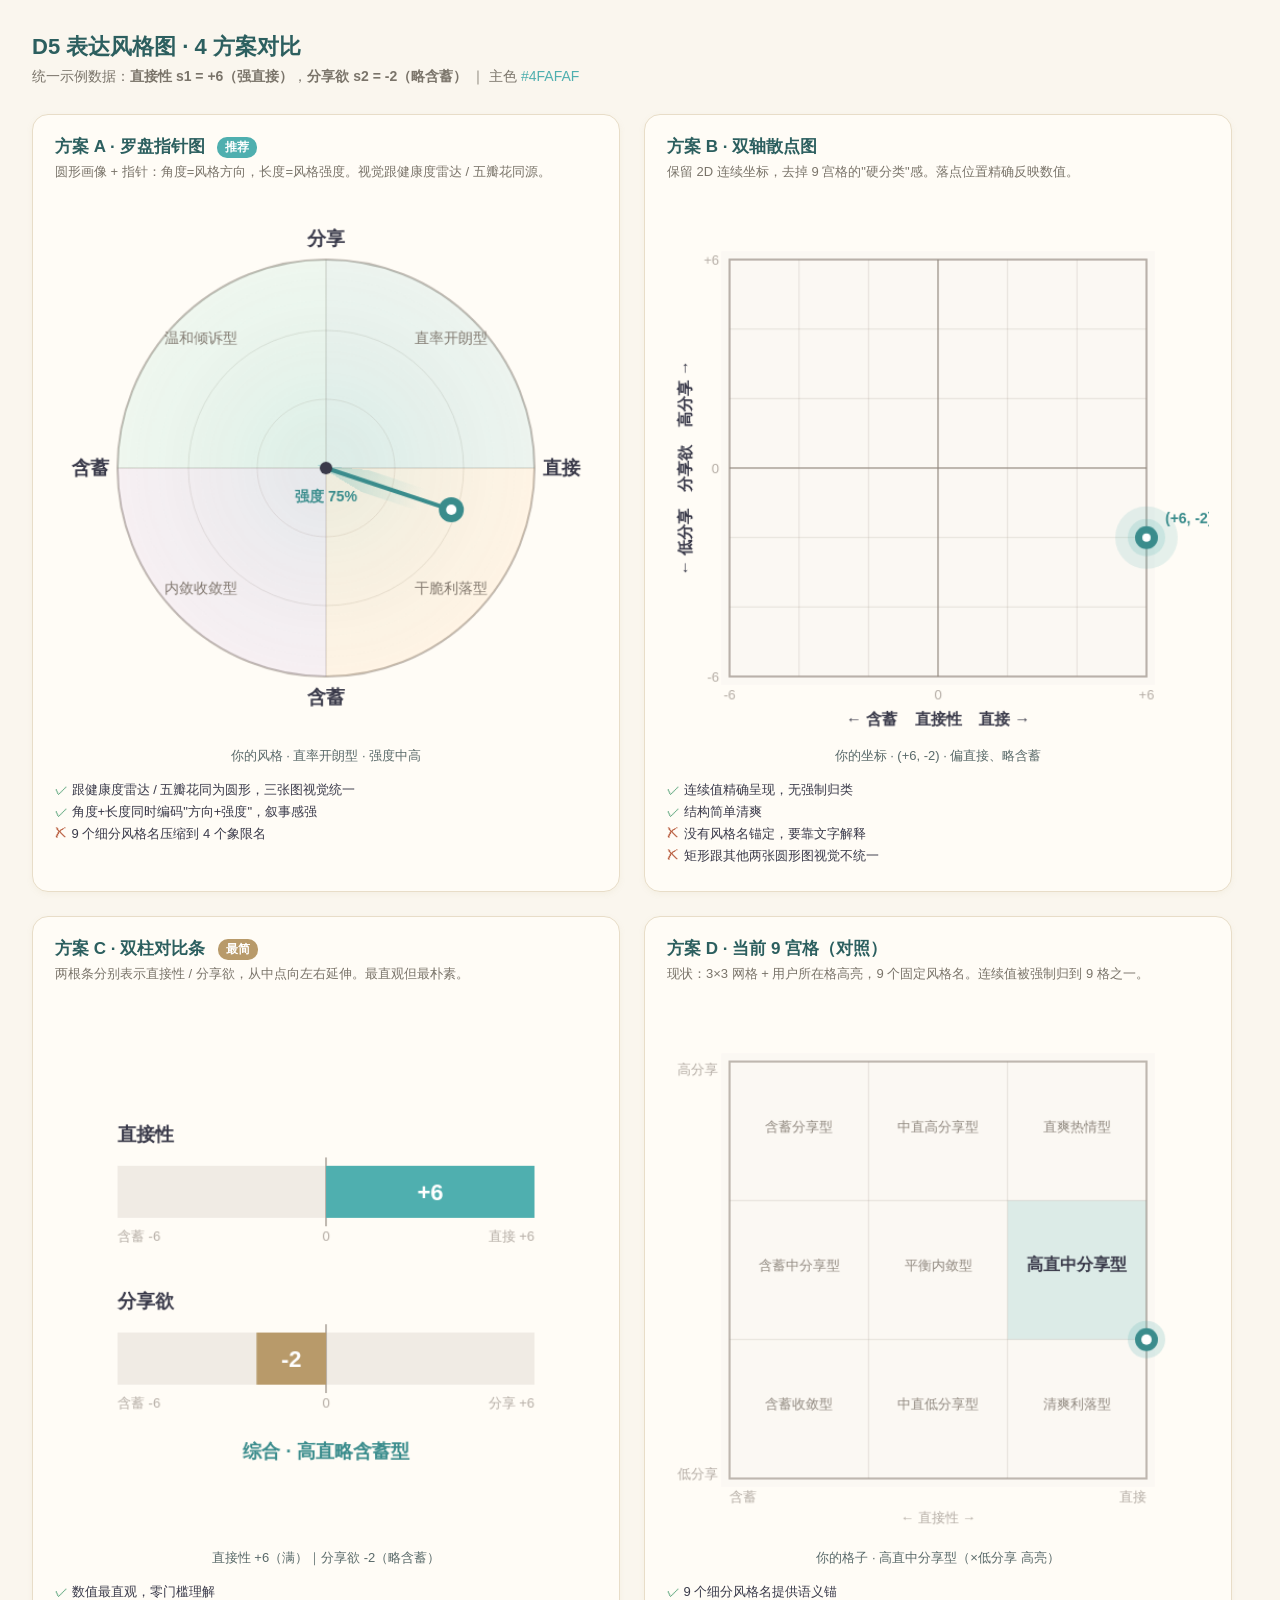
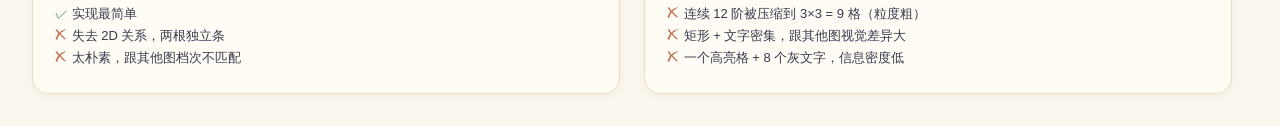
<file: love-profiler/docs/d5-style-options-mockup.html>
<!DOCTYPE html>
<html lang="zh-CN">
<head>
<meta charset="UTF-8" />
<title>D5 表达风格图 · 4 方案对比 mockup</title>
<style>
  body {
    font-family: -apple-system, BlinkMacSystemFont, "PingFang SC", "Microsoft YaHei", sans-serif;
    background: #FAF6EE; /* cream */
    color: #3A3A4A;
    margin: 0;
    padding: 32px;
  }
  h1 {
    font-size: 22px;
    margin: 0 0 6px;
    color: #2C5F5F;
  }
  .sub {
    color: #7A746A;
    font-size: 14px;
    margin-bottom: 28px;
  }
  .grid {
    display: grid;
    grid-template-columns: repeat(2, 1fr);
    gap: 24px;
    max-width: 1200px;
  }
  .card {
    background: #FFFCF6;
    border: 1px solid #E8DDC8;
    border-radius: 16px;
    padding: 20px 22px 24px;
    box-shadow: 0 2px 6px rgba(180, 160, 120, 0.08);
  }
  .card h2 {
    margin: 0 0 4px;
    font-size: 17px;
    color: #2C5F5F;
  }
  .card .tag {
    display: inline-block;
    font-size: 12px;
    background: #4FAFAF;
    color: #fff;
    padding: 2px 8px;
    border-radius: 10px;
    margin-left: 8px;
    vertical-align: middle;
  }
  .card .tag.alt { background: #B89A6A; }
  .card .meta {
    color: #7A746A;
    font-size: 13px;
    margin: 4px 0 14px;
    line-height: 1.6;
  }
  canvas {
    display: block;
    width: 100%;
    height: auto;
    background: transparent;
  }
  .pros {
    font-size: 13px;
    margin-top: 14px;
    line-height: 1.7;
  }
  .pros .ok { color: #2D8C5A; }
  .pros .no { color: #B85C3D; }
  .legend {
    text-align: center;
    margin-top: 8px;
    font-size: 13px;
    color: #5A6A6A;
  }
</style>
</head>
<body>

<h1>D5 表达风格图 · 4 方案对比</h1>
<div class="sub">
  统一示例数据：<b>直接性 s1 = +6（强直接）</b>，<b>分享欲 s2 = -2（略含蓄）</b>
  ｜ 主色 <span style="color:#4FAFAF">#4FAFAF</span>
</div>

<div class="grid">

  <!-- 方案 A · 罗盘指针图 -->
  <div class="card">
    <h2>方案 A · 罗盘指针图 <span class="tag">推荐</span></h2>
    <div class="meta">圆形画像 + 指针：角度=风格方向，长度=风格强度。视觉跟健康度雷达 / 五瓣花同源。</div>
    <canvas id="cv-compass" width="520" height="520"></canvas>
    <div class="legend">你的风格 · 直率开朗型 · 强度中高</div>
    <div class="pros">
      <span class="ok">✓</span> 跟健康度雷达 / 五瓣花同为圆形，三张图视觉统一<br>
      <span class="ok">✓</span> 角度+长度同时编码"方向+强度"，叙事感强<br>
      <span class="no">✗</span> 9 个细分风格名压缩到 4 个象限名
    </div>
  </div>

  <!-- 方案 B · 双轴散点图 -->
  <div class="card">
    <h2>方案 B · 双轴散点图</h2>
    <div class="meta">保留 2D 连续坐标，去掉 9 宫格的"硬分类"感。落点位置精确反映数值。</div>
    <canvas id="cv-scatter" width="520" height="520"></canvas>
    <div class="legend">你的坐标 · (+6, -2) · 偏直接、略含蓄</div>
    <div class="pros">
      <span class="ok">✓</span> 连续值精确呈现，无强制归类<br>
      <span class="ok">✓</span> 结构简单清爽<br>
      <span class="no">✗</span> 没有风格名锚定，要靠文字解释<br>
      <span class="no">✗</span> 矩形跟其他两张圆形图视觉不统一
    </div>
  </div>

  <!-- 方案 C · 双柱对比 -->
  <div class="card">
    <h2>方案 C · 双柱对比条 <span class="tag alt">最简</span></h2>
    <div class="meta">两根条分别表示直接性 / 分享欲，从中点向左右延伸。最直观但最朴素。</div>
    <canvas id="cv-bar" width="520" height="520"></canvas>
    <div class="legend">直接性 +6（满）｜分享欲 -2（略含蓄）</div>
    <div class="pros">
      <span class="ok">✓</span> 数值最直观，零门槛理解<br>
      <span class="ok">✓</span> 实现最简单<br>
      <span class="no">✗</span> 失去 2D 关系，两根独立条<br>
      <span class="no">✗</span> 太朴素，跟其他图档次不匹配
    </div>
  </div>

  <!-- 方案 D · 当前 9 宫格 -->
  <div class="card">
    <h2>方案 D · 当前 9 宫格（对照）</h2>
    <div class="meta">现状：3×3 网格 + 用户所在格高亮，9 个固定风格名。连续值被强制归到 9 格之一。</div>
    <canvas id="cv-grid" width="520" height="520"></canvas>
    <div class="legend">你的格子 · 高直中分享型（×低分享 高亮）</div>
    <div class="pros">
      <span class="ok">✓</span> 9 个细分风格名提供语义锚<br>
      <span class="no">✗</span> 连续 12 阶被压缩到 3×3 = 9 格（粒度粗）<br>
      <span class="no">✗</span> 矩形 + 文字密集，跟其他图视觉差异大<br>
      <span class="no">✗</span> 一个高亮格 + 8 个灰文字，信息密度低
    </div>
  </div>

</div>

<script>
const S1 = 6;    // 直接性 (+6)
const S2 = -2;   // 分享欲 (-2)

const TEAL       = '#4FAFAF';
const TEAL_DARK  = '#3A8C8C';
const TEAL_SOFT  = 'rgba(79,175,175,0.18)';
const TEAL_GLOW  = 'rgba(79,175,175,0.30)';
const CREAM      = '#FAF6EE';
const INK        = '#3A3A4A';
const MUTED      = 'rgba(120,110,100,0.55)';
const GRID_CLR   = 'rgba(180,170,160,0.30)';
const AXIS_CLR   = 'rgba(140,130,120,0.55)';

/* ────────────────────────────────────────────────
   方案 A · 罗盘指针图
   ──────────────────────────────────────────────── */
(function drawCompass() {
  const cv = document.getElementById('cv-compass');
  const ctx = cv.getContext('2d');
  const W = cv.width, H = cv.height;
  const cx = W / 2, cy = H / 2;
  const R = 200;

  // 背景柔光底
  const g = ctx.createRadialGradient(cx, cy, 20, cx, cy, R);
  g.addColorStop(0, 'rgba(79,175,175,0.10)');
  g.addColorStop(1, 'rgba(79,175,175,0)');
  ctx.fillStyle = g;
  ctx.beginPath(); ctx.arc(cx, cy, R, 0, Math.PI * 2); ctx.fill();

  // 三道同心圆
  [R, R * 0.66, R * 0.33].forEach((r, i) => {
    ctx.beginPath();
    ctx.arc(cx, cy, r, 0, Math.PI * 2);
    ctx.strokeStyle = i === 0 ? AXIS_CLR : GRID_CLR;
    ctx.lineWidth = i === 0 ? 2 : 1;
    ctx.stroke();
  });

  // 十字轴
  ctx.strokeStyle = 'rgba(140,130,120,0.40)';
  ctx.lineWidth = 1;
  ctx.beginPath(); ctx.moveTo(cx - R, cy); ctx.lineTo(cx + R, cy); ctx.stroke();
  ctx.beginPath(); ctx.moveTo(cx, cy - R); ctx.lineTo(cx, cy + R); ctx.stroke();

  // 四象限弧形色块（淡）
  const quadColors = ['rgba(79,175,175,0.10)', 'rgba(255,180,80,0.10)',
                      'rgba(180,140,210,0.10)', 'rgba(95,200,180,0.10)'];
  for (let i = 0; i < 4; i++) {
    ctx.beginPath();
    ctx.moveTo(cx, cy);
    ctx.arc(cx, cy, R, i * Math.PI / 2 - Math.PI / 2, (i + 1) * Math.PI / 2 - Math.PI / 2);
    ctx.closePath();
    ctx.fillStyle = quadColors[i];
    ctx.fill();
  }

  // 四个方位标签
  ctx.fillStyle = INK;
  ctx.font = '600 18px sans-serif';
  ctx.textAlign = 'center';
  ctx.fillText('分享', cx, cy - R - 14);
  ctx.fillText('含蓄', cx, cy + R + 26);
  ctx.textAlign = 'right'; ctx.fillText('含蓄', cx - R - 8, cy + 6);
  ctx.textAlign = 'left';  ctx.fillText('直接', cx + R + 8, cy + 6);

  // 四象限风格名（外圈）
  ctx.font = '14px sans-serif';
  ctx.fillStyle = 'rgba(110,100,90,0.85)';
  ctx.textAlign = 'center';
  // 右上 (+直接 +分享) → 直率开朗
  ctx.fillText('直率开朗型', cx + R * 0.6, cy - R * 0.6);
  // 左上 (含蓄 +分享) → 温和倾诉
  ctx.fillText('温和倾诉型', cx - R * 0.6, cy - R * 0.6);
  // 左下 (含蓄 含蓄) → 内敛收敛
  ctx.fillText('内敛收敛型', cx - R * 0.6, cy + R * 0.6);
  // 右下 (+直接 含蓄) → 干脆利落
  ctx.fillText('干脆利落型', cx + R * 0.6, cy + R * 0.6);

  // 指针：角度 atan2(分享, 直接) ；长度=向量模 / max
  const mag = Math.sqrt(S1 * S1 + S2 * S2);
  const maxMag = Math.sqrt(72); // sqrt(6^2+6^2)
  const len = (mag / maxMag) * R * 0.85;
  const angle = Math.atan2(-S2, S1); // 屏幕坐标 y 向下，要翻转

  const px = cx + Math.cos(angle) * len;
  const py = cy + Math.sin(angle) * len;

  // 指针光晕
  const gp = ctx.createRadialGradient(cx, cy, 2, px, py, 30);
  gp.addColorStop(0, TEAL_GLOW);
  gp.addColorStop(1, 'rgba(79,175,175,0)');
  ctx.strokeStyle = gp;
  ctx.lineWidth = 22;
  ctx.lineCap = 'round';
  ctx.beginPath();
  ctx.moveTo(cx, cy);
  ctx.lineTo(px, py);
  ctx.stroke();

  // 指针主干
  ctx.strokeStyle = TEAL_DARK;
  ctx.lineWidth = 4;
  ctx.beginPath();
  ctx.moveTo(cx, cy);
  ctx.lineTo(px, py);
  ctx.stroke();

  // 指针端点
  ctx.beginPath(); ctx.arc(px, py, 12, 0, Math.PI * 2);
  ctx.fillStyle = TEAL_DARK; ctx.fill();
  ctx.beginPath(); ctx.arc(px, py, 5, 0, Math.PI * 2);
  ctx.fillStyle = '#fff'; ctx.fill();

  // 中心点
  ctx.beginPath(); ctx.arc(cx, cy, 6, 0, Math.PI * 2);
  ctx.fillStyle = INK; ctx.fill();

  // 中心强度环
  ctx.font = '600 14px sans-serif';
  ctx.fillStyle = TEAL_DARK;
  ctx.textAlign = 'center';
  ctx.fillText('强度 ' + Math.round(mag / maxMag * 100) + '%', cx, cy + 32);
})();

/* ────────────────────────────────────────────────
   方案 B · 双轴散点图
   ──────────────────────────────────────────────── */
(function drawScatter() {
  const cv = document.getElementById('cv-scatter');
  const ctx = cv.getContext('2d');
  const W = cv.width, H = cv.height;
  const pad = 60;
  const plotW = W - pad * 2, plotH = H - pad * 2;
  const cx = pad + plotW / 2, cy = pad + plotH / 2;

  const toX = s => pad + (s + 6) / 12 * plotW;
  const toY = s => pad + (1 - (s + 6) / 12) * plotH;

  // 底色
  ctx.fillStyle = 'rgba(248,245,241,0.55)';
  ctx.fillRect(pad - 8, pad - 8, plotW + 16, plotH + 16);

  // 细网格（每 2 单位一条）
  ctx.strokeStyle = GRID_CLR; ctx.lineWidth = 1;
  for (let v = -6; v <= 6; v += 2) {
    if (v === 0) continue;
    ctx.beginPath(); ctx.moveTo(toX(v), pad); ctx.lineTo(toX(v), pad + plotH); ctx.stroke();
    ctx.beginPath(); ctx.moveTo(pad, toY(v)); ctx.lineTo(pad + plotW, toY(v)); ctx.stroke();
  }

  // 外框
  ctx.strokeStyle = AXIS_CLR; ctx.lineWidth = 2;
  ctx.strokeRect(pad, pad, plotW, plotH);

  // 中轴十字（粗）
  ctx.strokeStyle = 'rgba(140,130,120,0.55)';
  ctx.lineWidth = 2;
  ctx.beginPath(); ctx.moveTo(toX(0), pad); ctx.lineTo(toX(0), pad + plotH); ctx.stroke();
  ctx.beginPath(); ctx.moveTo(pad, toY(0)); ctx.lineTo(pad + plotW, toY(0)); ctx.stroke();

  // 轴刻度（-6, 0, +6）
  ctx.fillStyle = MUTED; ctx.font = '13px sans-serif';
  ctx.textAlign = 'center';
  ctx.fillText('-6', toX(-6), pad + plotH + 22);
  ctx.fillText('0',  toX(0),  pad + plotH + 22);
  ctx.fillText('+6', toX(6),  pad + plotH + 22);
  ctx.textAlign = 'right';
  ctx.fillText('+6', pad - 10, toY(6) + 5);
  ctx.fillText('0',  pad - 10, toY(0) + 5);
  ctx.fillText('-6', pad - 10, toY(-6) + 5);

  // 轴标签
  ctx.fillStyle = INK; ctx.font = '600 15px sans-serif';
  ctx.textAlign = 'center';
  ctx.fillText('← 含蓄    直接性    直接 →', cx, pad + plotH + 46);
  ctx.save();
  ctx.translate(pad - 38, cy);
  ctx.rotate(-Math.PI / 2);
  ctx.fillText('← 低分享    分享欲    高分享 →', 0, 0);
  ctx.restore();

  // 落点
  const px = toX(S1), py = toY(S2);
  // 外光晕
  ctx.beginPath(); ctx.arc(px, py, 30, 0, Math.PI * 2);
  ctx.fillStyle = 'rgba(79,175,175,0.15)'; ctx.fill();
  // 中圈
  ctx.beginPath(); ctx.arc(px, py, 18, 0, Math.PI * 2);
  ctx.fillStyle = TEAL_SOFT; ctx.fill();
  // 主点
  ctx.beginPath(); ctx.arc(px, py, 11, 0, Math.PI * 2);
  ctx.fillStyle = TEAL_DARK; ctx.fill();
  // 白心
  ctx.beginPath(); ctx.arc(px, py, 4, 0, Math.PI * 2);
  ctx.fillStyle = '#fff'; ctx.fill();

  // 标注坐标
  ctx.font = '600 14px sans-serif';
  ctx.fillStyle = TEAL_DARK;
  ctx.textAlign = 'left';
  ctx.fillText('(+6, -2)', px + 18, py - 14);
})();

/* ────────────────────────────────────────────────
   方案 C · 双柱对比条
   ──────────────────────────────────────────────── */
(function drawBar() {
  const cv = document.getElementById('cv-bar');
  const ctx = cv.getContext('2d');
  const W = cv.width, H = cv.height;
  const pad = 60;
  const barH = 50;
  const trackY1 = 160, trackY2 = 320;
  const trackW = W - pad * 2;
  const mid = pad + trackW / 2;
  const unit = trackW / 12;  // -6 ~ +6

  // 标题
  ctx.fillStyle = INK; ctx.font = '600 18px sans-serif';
  ctx.textAlign = 'left';
  ctx.fillText('直接性', pad, trackY1 - 24);
  ctx.fillText('分享欲', pad, trackY2 - 24);

  // ── 直接性 条 ──
  // 轨道底
  ctx.fillStyle = 'rgba(180,170,160,0.20)';
  ctx.fillRect(pad, trackY1, trackW, barH);
  // 中线
  ctx.strokeStyle = 'rgba(140,130,120,0.55)';
  ctx.lineWidth = 2;
  ctx.beginPath(); ctx.moveTo(mid, trackY1 - 8); ctx.lineTo(mid, trackY1 + barH + 8); ctx.stroke();

  // 数值条（从 0 向右 +6）
  const dirEnd = mid + S1 * unit;
  ctx.fillStyle = TEAL;
  ctx.fillRect(Math.min(mid, dirEnd), trackY1, Math.abs(dirEnd - mid), barH);
  // 数值标签
  ctx.fillStyle = '#fff'; ctx.font = '600 22px sans-serif'; ctx.textAlign = 'center';
  ctx.fillText('+' + S1, mid + (dirEnd - mid) / 2, trackY1 + barH / 2 + 8);
  // 端点标签
  ctx.fillStyle = MUTED; ctx.font = '13px sans-serif';
  ctx.textAlign = 'left'; ctx.fillText('含蓄 -6', pad, trackY1 + barH + 22);
  ctx.textAlign = 'center'; ctx.fillText('0', mid, trackY1 + barH + 22);
  ctx.textAlign = 'right'; ctx.fillText('直接 +6', pad + trackW, trackY1 + barH + 22);

  // ── 分享欲 条 ──
  ctx.fillStyle = 'rgba(180,170,160,0.20)';
  ctx.fillRect(pad, trackY2, trackW, barH);
  ctx.strokeStyle = 'rgba(140,130,120,0.55)';
  ctx.lineWidth = 2;
  ctx.beginPath(); ctx.moveTo(mid, trackY2 - 8); ctx.lineTo(mid, trackY2 + barH + 8); ctx.stroke();

  // 数值条（从 0 向左 -2）
  const shareEnd = mid + S2 * unit;
  ctx.fillStyle = '#B89A6A'; // 暖金对比
  ctx.fillRect(Math.min(mid, shareEnd), trackY2, Math.abs(shareEnd - mid), barH);
  ctx.fillStyle = '#fff'; ctx.font = '600 22px sans-serif'; ctx.textAlign = 'center';
  ctx.fillText(S2.toString(), mid + (shareEnd - mid) / 2, trackY2 + barH / 2 + 8);
  ctx.fillStyle = MUTED; ctx.font = '13px sans-serif';
  ctx.textAlign = 'left'; ctx.fillText('含蓄 -6', pad, trackY2 + barH + 22);
  ctx.textAlign = 'center'; ctx.fillText('0', mid, trackY2 + barH + 22);
  ctx.textAlign = 'right'; ctx.fillText('分享 +6', pad + trackW, trackY2 + barH + 22);

  // 底部综合判断
  ctx.fillStyle = TEAL_DARK; ctx.font = '600 18px sans-serif';
  ctx.textAlign = 'center';
  ctx.fillText('综合 · 高直略含蓄型', cv.width / 2, 440);
})();

/* ────────────────────────────────────────────────
   方案 D · 当前 9 宫格（对照，复刻 report.js 实现）
   ──────────────────────────────────────────────── */
(function drawGrid() {
  const cv = document.getElementById('cv-grid');
  const ctx = cv.getContext('2d');
  const W = cv.width, H = cv.height;
  const pad = 60;
  const plotW = W - pad * 2, plotH = H - pad * 2;
  const cx = pad + plotW / 2, cy = pad + plotH / 2;
  const stepX = plotW / 3, stepY = plotH / 3;

  const toX = s => pad + (s + 6) / 12 * plotW;
  const toY = s => pad + (1 - (s + 6) / 12) * plotH;

  const STYLE_GRID = [
    ['含蓄分享型', '中直高分享型', '直爽热情型'],
    ['含蓄中分享型', '平衡内敛型', '高直中分享型'],
    ['含蓄收敛型', '中直低分享型', '清爽利落型'],
  ];
  const userCol = S1 > 3 ? 2 : S1 < -3 ? 0 : 1;
  const userRow = S2 > 3 ? 0 : S2 < -3 ? 2 : 1;

  // 背景
  ctx.fillStyle = 'rgba(248,245,241,0.55)';
  ctx.fillRect(pad - 8, pad - 8, plotW + 16, plotH + 16);

  // 高亮格
  ctx.fillStyle = TEAL_SOFT;
  ctx.fillRect(pad + userCol * stepX, pad + userRow * stepY, stepX, stepY);

  // 网格线
  ctx.strokeStyle = GRID_CLR; ctx.lineWidth = 1;
  for (let i = 1; i < 3; i++) {
    ctx.beginPath(); ctx.moveTo(pad + i * stepX, pad); ctx.lineTo(pad + i * stepX, pad + plotH); ctx.stroke();
    ctx.beginPath(); ctx.moveTo(pad, pad + i * stepY); ctx.lineTo(pad + plotW, pad + i * stepY); ctx.stroke();
  }
  // 外框
  ctx.strokeStyle = AXIS_CLR; ctx.lineWidth = 2;
  ctx.strokeRect(pad, pad, plotW, plotH);

  // 9 格风格名
  ctx.textAlign = 'center';
  STYLE_GRID.forEach((row, r) => {
    row.forEach((name, c) => {
      const isUser = (r === userRow && c === userCol);
      const tx = pad + c * stepX + stepX / 2;
      const ty = pad + r * stepY + stepY / 2;
      ctx.font = isUser ? '600 16px sans-serif' : '13px sans-serif';
      ctx.fillStyle = isUser ? '#3A3A4A' : 'rgba(110,100,90,0.75)';
      ctx.fillText(name, tx, ty);
    });
  });

  // 轴标签
  ctx.font = '13px sans-serif'; ctx.fillStyle = MUTED;
  ctx.textAlign = 'left'; ctx.fillText('含蓄', pad, pad + plotH + 22);
  ctx.textAlign = 'right'; ctx.fillText('直接', pad + plotW, pad + plotH + 22);
  ctx.textAlign = 'center'; ctx.fillText('← 直接性 →', cx, pad + plotH + 42);
  ctx.textAlign = 'left';
  ctx.fillText('高分享', pad - 50, pad + 12);
  ctx.fillText('低分享', pad - 50, pad + plotH);

  // 用户点
  const px = toX(S1), py = toY(S2);
  ctx.beginPath(); ctx.arc(px, py, 18, 0, Math.PI * 2);
  ctx.fillStyle = 'rgba(79,175,175,0.20)'; ctx.fill();
  ctx.beginPath(); ctx.arc(px, py, 11, 0, Math.PI * 2);
  ctx.fillStyle = TEAL_DARK; ctx.fill();
  ctx.beginPath(); ctx.arc(px, py, 5, 0, Math.PI * 2);
  ctx.fillStyle = '#fff'; ctx.fill();
})();
</script>

</body>
</html>
</file>
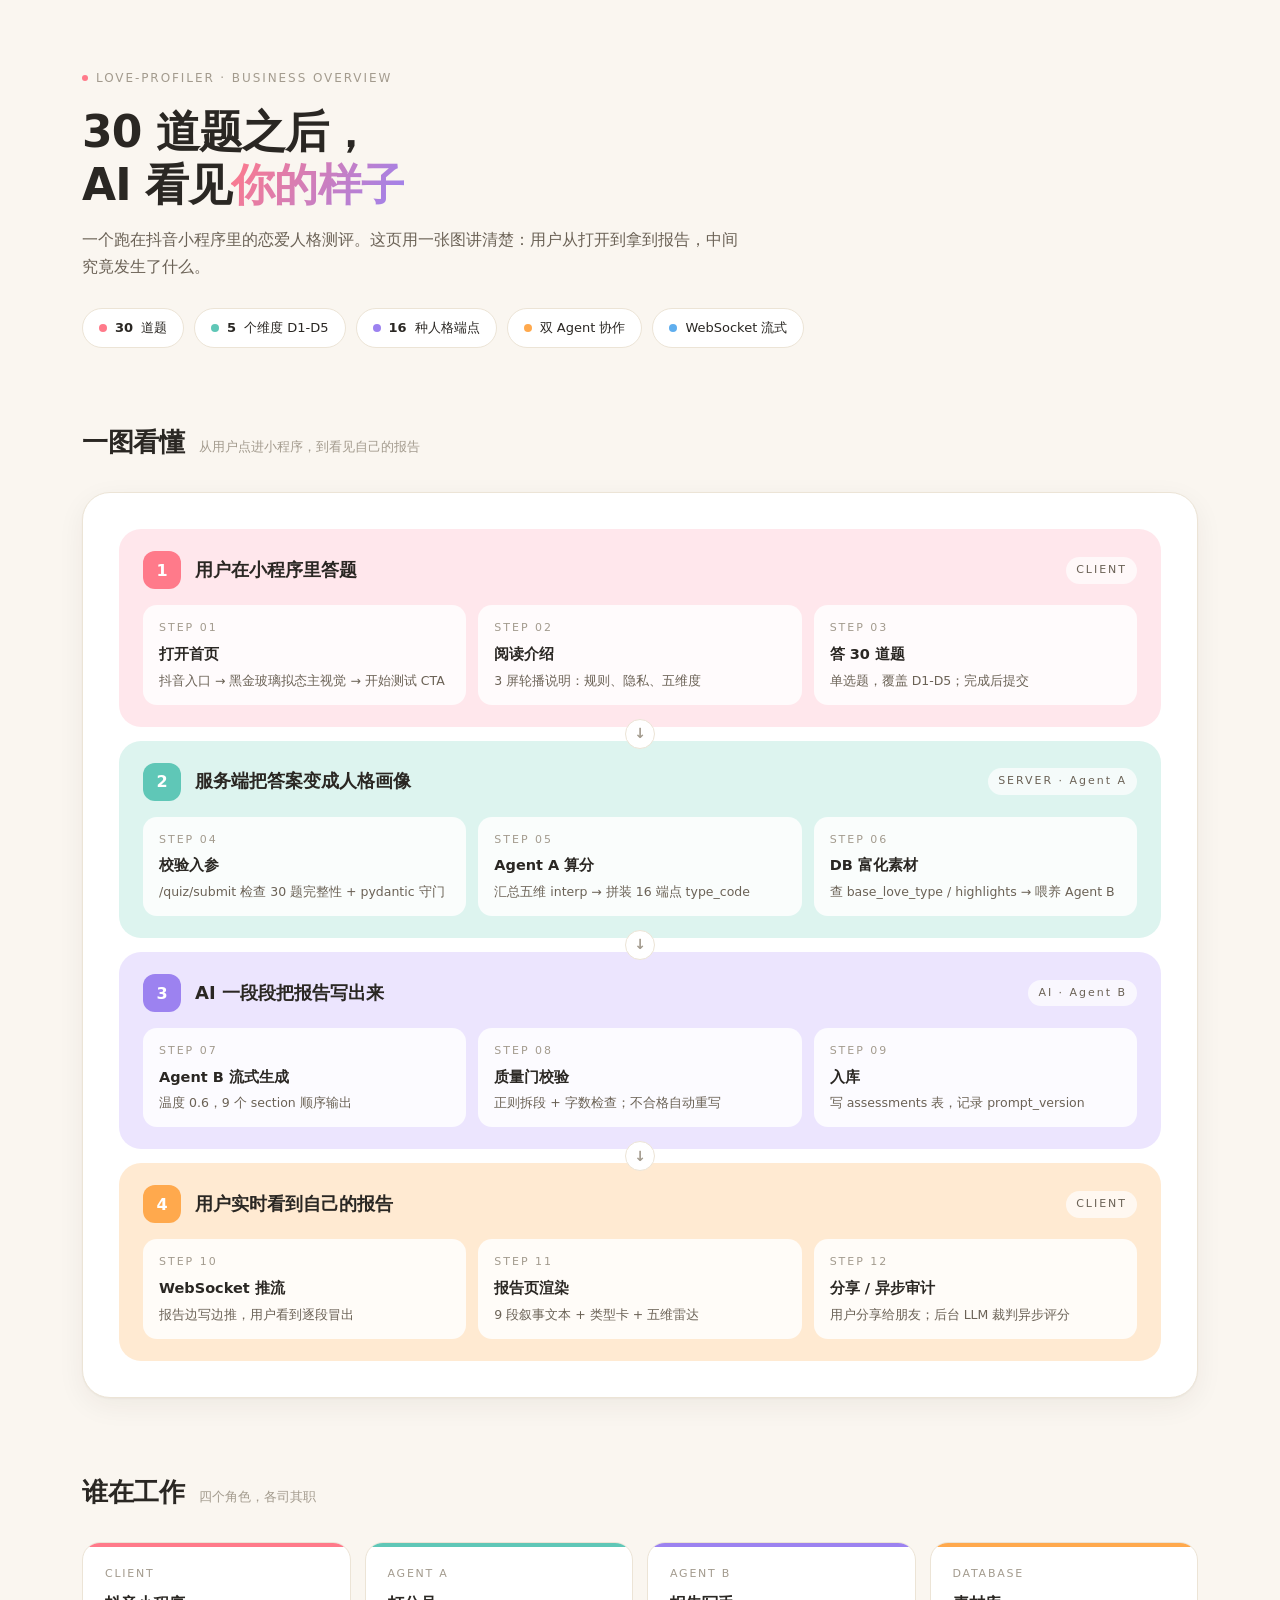
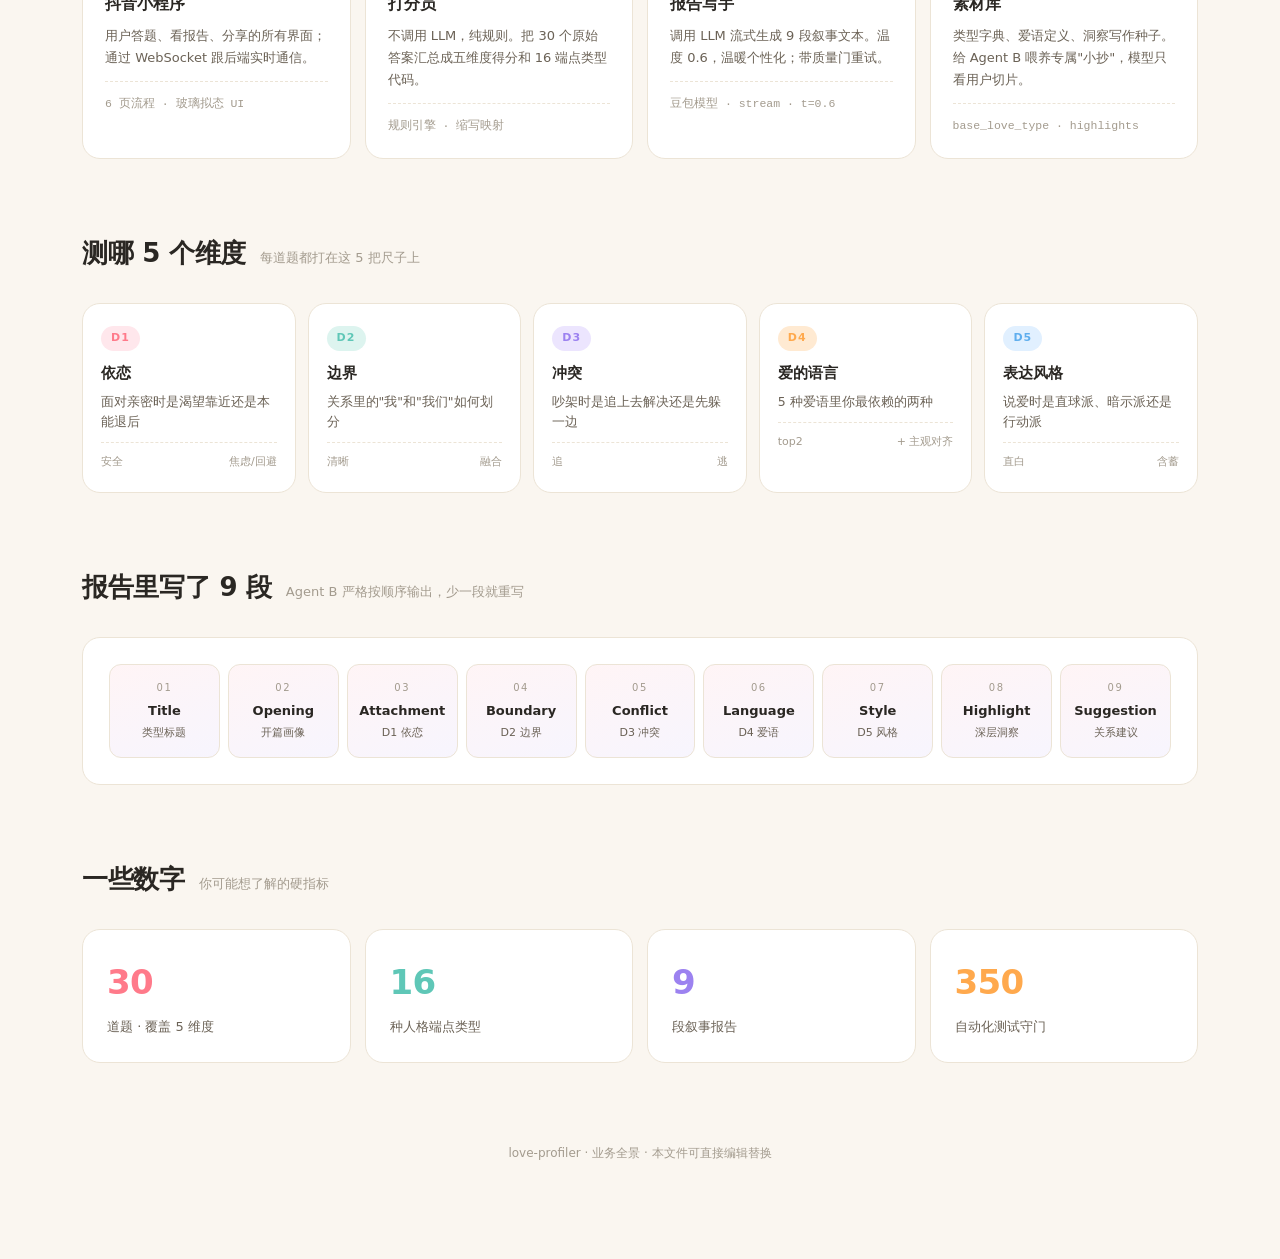
<file: love-profiler/docs/hardening_report.html>
<!DOCTYPE html>
<html lang="zh-CN">
<head>
<meta charset="UTF-8">
<title>love-profiler · 业务全景</title>
<style>
  :root {
    --bg: #FAF6F0;
    --card: #FFFFFF;
    --ink: #2A2723;
    --ink-2: #6B6256;
    --ink-3: #A39B8E;
    --line: #ECE4D6;

    --pink:   #FF7A8A; --pink-soft:   #FFE7EC;
    --mint:   #5FC7B7; --mint-soft:   #DDF4EF;
    --plum:   #9C82F0; --plum-soft:   #ECE5FE;
    --honey:  #FFA94D; --honey-soft:  #FFEAD2;
    --sky:    #5FAEEE; --sky-soft:    #E1F0FF;

    --r: 18px;
    --shadow: 0 1px 2px rgba(45, 35, 25, 0.04), 0 8px 28px rgba(45, 35, 25, 0.06);
  }

  * { box-sizing: border-box; }
  html, body {
    margin: 0; padding: 0;
    background: var(--bg);
    color: var(--ink);
    font-family: "PingFang SC", "Microsoft YaHei", "Inter", system-ui, sans-serif;
    font-size: 14.5px;
    line-height: 1.7;
    -webkit-font-smoothing: antialiased;
  }
  body::before {
    content: "";
    position: fixed; inset: 0; z-index: -1;
    background:
      radial-gradient(700px 500px at 10% 0%, rgba(255, 122, 138, 0.08), transparent 60%),
      radial-gradient(600px 400px at 95% 20%, rgba(156, 130, 240, 0.07), transparent 60%),
      radial-gradient(600px 400px at 50% 100%, rgba(95, 199, 183, 0.06), transparent 60%);
  }

  .page { max-width: 1180px; margin: 0 auto; padding: 64px 32px 96px; }

  /* ============ HERO ============ */
  .hero { margin-bottom: 56px; }
  .hero .crumb {
    display: inline-flex; align-items: center; gap: 8px;
    font-size: 12px; letter-spacing: 0.16em;
    color: var(--ink-3); text-transform: uppercase;
    margin-bottom: 18px;
  }
  .hero .crumb::before {
    content: ""; width: 6px; height: 6px; border-radius: 50%;
    background: var(--pink);
  }
  .hero h1 {
    margin: 0 0 14px;
    font-size: 44px; line-height: 1.2;
    font-weight: 700; letter-spacing: -0.02em;
  }
  .hero h1 .accent {
    background: linear-gradient(120deg, var(--pink), var(--plum));
    -webkit-background-clip: text;
    background-clip: text;
    -webkit-text-fill-color: transparent;
  }
  .hero p {
    margin: 0; max-width: 660px;
    color: var(--ink-2); font-size: 16px;
  }

  /* ============ CAPSULES ============ */
  .capsules {
    display: flex; flex-wrap: wrap; gap: 10px;
    margin: 28px 0 0;
  }
  .cap {
    display: inline-flex; align-items: center; gap: 8px;
    padding: 8px 16px;
    border-radius: 999px;
    background: var(--card);
    border: 1px solid var(--line);
    font-size: 13px;
  }
  .cap b { color: var(--ink); font-weight: 700; }
  .cap .dot {
    width: 8px; height: 8px; border-radius: 50%; display: inline-block;
  }
  .cap.c1 .dot { background: var(--pink); }
  .cap.c2 .dot { background: var(--mint); }
  .cap.c3 .dot { background: var(--plum); }
  .cap.c4 .dot { background: var(--honey); }
  .cap.c5 .dot { background: var(--sky); }

  /* ============ SECTION HEADER ============ */
  .section { margin-top: 72px; }
  .section-head {
    display: flex; align-items: baseline; gap: 14px;
    margin-bottom: 28px;
  }
  .section-head h2 {
    margin: 0; font-size: 26px; font-weight: 700; letter-spacing: -0.01em;
  }
  .section-head .tip {
    color: var(--ink-3); font-size: 13px;
  }

  /* ============ BIG FLOW · 一张图 ============ */
  .flow {
    background: var(--card);
    border: 1px solid var(--line);
    border-radius: 28px;
    padding: 36px;
    box-shadow: var(--shadow);
  }
  .lanes {
    display: grid;
    grid-template-columns: 1fr;
    gap: 14px;
  }
  .lane {
    border-radius: 22px;
    padding: 22px 24px;
    position: relative;
  }
  .lane.l1 { background: var(--pink-soft);  }
  .lane.l2 { background: var(--mint-soft);  }
  .lane.l3 { background: var(--plum-soft);  }
  .lane.l4 { background: var(--honey-soft); }

  .lane-head {
    display: flex; align-items: center; gap: 14px;
    margin-bottom: 16px;
  }
  .lane-num {
    width: 38px; height: 38px;
    border-radius: 12px;
    display: flex; align-items: center; justify-content: center;
    color: #fff; font-weight: 700; font-size: 16px;
    flex-shrink: 0;
  }
  .l1 .lane-num { background: var(--pink);  }
  .l2 .lane-num { background: var(--mint);  }
  .l3 .lane-num { background: var(--plum);  }
  .l4 .lane-num { background: var(--honey); }

  .lane-title {
    font-size: 18px; font-weight: 700;
  }
  .lane-tag {
    margin-left: auto;
    font-size: 11px; letter-spacing: 0.18em;
    padding: 4px 10px;
    border-radius: 999px;
    background: rgba(255,255,255,0.7);
    color: var(--ink-2);
  }

  .steps {
    display: grid;
    grid-template-columns: repeat(3, 1fr);
    gap: 12px;
  }
  .lane.three .steps { grid-template-columns: repeat(3, 1fr); }
  .lane.two   .steps { grid-template-columns: repeat(2, 1fr); }
  .lane.four  .steps { grid-template-columns: repeat(4, 1fr); }

  .step {
    background: rgba(255,255,255,0.85);
    border-radius: 14px;
    padding: 14px 16px;
    position: relative;
  }
  .step .step-num {
    font-size: 11px; letter-spacing: 0.18em;
    color: var(--ink-3);
    margin-bottom: 4px;
  }
  .step .step-name {
    font-weight: 700; font-size: 14.5px;
    margin-bottom: 4px;
  }
  .step .step-desc {
    color: var(--ink-2); font-size: 12.5px; line-height: 1.6;
  }

  /* 泳道间的箭头 */
  .lane::after {
    content: "↓";
    position: absolute;
    left: 50%; bottom: -22px; transform: translateX(-50%);
    width: 28px; height: 28px;
    background: var(--card);
    border: 1px solid var(--line);
    border-radius: 50%;
    display: flex; align-items: center; justify-content: center;
    color: var(--ink-3); font-size: 14px; font-weight: 700;
    z-index: 1;
  }
  .lane:last-child::after { display: none; }

  /* ============ ROLE CARDS · 谁在工作 ============ */
  .roles {
    display: grid;
    grid-template-columns: repeat(4, 1fr);
    gap: 14px;
  }
  .role {
    background: var(--card);
    border: 1px solid var(--line);
    border-radius: var(--r);
    padding: 22px;
    position: relative;
    overflow: hidden;
  }
  .role::before {
    content: "";
    position: absolute; left: 0; top: 0; right: 0; height: 4px;
  }
  .role.r1::before { background: var(--pink);  }
  .role.r2::before { background: var(--mint);  }
  .role.r3::before { background: var(--plum);  }
  .role.r4::before { background: var(--honey); }

  .role .role-tag {
    font-size: 11px; letter-spacing: 0.16em;
    color: var(--ink-3);
    margin-bottom: 6px;
  }
  .role h4 {
    margin: 0 0 8px;
    font-size: 16px; font-weight: 700;
  }
  .role p {
    margin: 0;
    color: var(--ink-2); font-size: 13px; line-height: 1.7;
  }
  .role .role-tech {
    margin-top: 12px;
    padding-top: 12px;
    border-top: 1px dashed var(--line);
    font-family: "JetBrains Mono", "Consolas", monospace;
    font-size: 11.5px;
    color: var(--ink-3);
  }

  /* ============ DIMS · 测五维 ============ */
  .dims {
    display: grid;
    grid-template-columns: repeat(5, 1fr);
    gap: 12px;
  }
  .dim {
    background: var(--card);
    border: 1px solid var(--line);
    border-radius: var(--r);
    padding: 20px 18px;
    position: relative;
  }
  .dim .dim-code {
    display: inline-block;
    padding: 3px 10px;
    border-radius: 999px;
    font-size: 11px; font-weight: 700; letter-spacing: 0.1em;
    margin-bottom: 10px;
  }
  .dim.d1 .dim-code { background: var(--pink-soft);  color: var(--pink);  }
  .dim.d2 .dim-code { background: var(--mint-soft);  color: var(--mint);  }
  .dim.d3 .dim-code { background: var(--plum-soft);  color: var(--plum);  }
  .dim.d4 .dim-code { background: var(--honey-soft); color: var(--honey); }
  .dim.d5 .dim-code { background: var(--sky-soft);   color: var(--sky);   }

  .dim h4 {
    margin: 0 0 6px;
    font-size: 15px; font-weight: 700;
  }
  .dim p {
    margin: 0;
    color: var(--ink-2); font-size: 12.5px; line-height: 1.6;
  }
  .dim .dim-poles {
    margin-top: 10px; padding-top: 10px;
    border-top: 1px dashed var(--line);
    font-size: 11px;
    color: var(--ink-3);
    display: flex; justify-content: space-between;
  }

  /* ============ REPORT SECTIONS · 报告 9 段 ============ */
  .report {
    background: var(--card);
    border: 1px solid var(--line);
    border-radius: var(--r);
    padding: 26px;
  }
  .report .strip {
    display: grid;
    grid-template-columns: repeat(9, 1fr);
    gap: 8px;
  }
  .seg {
    text-align: center;
    padding: 14px 8px;
    border-radius: 12px;
    background: linear-gradient(160deg, rgba(255, 122, 138, 0.08), rgba(156, 130, 240, 0.08));
    border: 1px solid var(--line);
  }
  .seg .seg-num {
    font-size: 10px; letter-spacing: 0.16em;
    color: var(--ink-3);
  }
  .seg .seg-name {
    margin-top: 4px;
    font-weight: 700; font-size: 13px;
  }
  .seg .seg-zh {
    color: var(--ink-2); font-size: 11px;
    margin-top: 2px;
  }

  /* ============ NUMBERS ============ */
  .nums {
    display: grid;
    grid-template-columns: repeat(4, 1fr);
    gap: 14px;
  }
  .num {
    background: var(--card);
    border: 1px solid var(--line);
    border-radius: var(--r);
    padding: 24px;
    text-align: left;
  }
  .num .v {
    font-size: 34px; font-weight: 800;
    letter-spacing: -0.02em;
    font-variant-numeric: tabular-nums;
  }
  .num.n1 .v { color: var(--pink);  }
  .num.n2 .v { color: var(--mint);  }
  .num.n3 .v { color: var(--plum);  }
  .num.n4 .v { color: var(--honey); }
  .num .k {
    margin-top: 4px;
    color: var(--ink-2); font-size: 13px;
  }

  /* ============ FOOTER ============ */
  .footer {
    margin-top: 80px;
    text-align: center;
    color: var(--ink-3);
    font-size: 12px;
  }

  /* responsive */
  @media (max-width: 920px) {
    .hero h1 { font-size: 32px; }
    .roles, .dims, .nums { grid-template-columns: repeat(2, 1fr); }
    .lane.three .steps, .lane.four .steps { grid-template-columns: 1fr; }
    .lane.two .steps { grid-template-columns: 1fr; }
    .report .strip { grid-template-columns: repeat(3, 1fr); }
  }
</style>
</head>
<body>
<main class="page">

  <!-- ============ HERO ============ -->
  <header class="hero">
    <div class="crumb">love-profiler · business overview</div>
    <h1>30 道题之后，<br>AI 看见<span class="accent">你的样子</span></h1>
    <p>一个跑在抖音小程序里的恋爱人格测评。这页用一张图讲清楚：用户从打开到拿到报告，中间究竟发生了什么。</p>

    <div class="capsules">
      <span class="cap c1"><span class="dot"></span><b>30</b> 道题</span>
      <span class="cap c2"><span class="dot"></span><b>5</b> 个维度 D1-D5</span>
      <span class="cap c3"><span class="dot"></span><b>16</b> 种人格端点</span>
      <span class="cap c4"><span class="dot"></span>双 Agent 协作</span>
      <span class="cap c5"><span class="dot"></span>WebSocket 流式</span>
    </div>
  </header>

  <!-- ============ 一张图 ============ -->
  <section class="section">
    <div class="section-head">
      <h2>一图看懂</h2>
      <span class="tip">从用户点进小程序，到看见自己的报告</span>
    </div>

    <div class="flow">
      <div class="lanes">

        <!-- LANE 1: 用户答题 -->
        <div class="lane l1 three">
          <div class="lane-head">
            <div class="lane-num">1</div>
            <div class="lane-title">用户在小程序里答题</div>
            <span class="lane-tag">CLIENT</span>
          </div>
          <div class="steps">
            <div class="step">
              <div class="step-num">STEP 01</div>
              <div class="step-name">打开首页</div>
              <div class="step-desc">抖音入口 → 黑金玻璃拟态主视觉 → 开始测试 CTA</div>
            </div>
            <div class="step">
              <div class="step-num">STEP 02</div>
              <div class="step-name">阅读介绍</div>
              <div class="step-desc">3 屏轮播说明：规则、隐私、五维度</div>
            </div>
            <div class="step">
              <div class="step-num">STEP 03</div>
              <div class="step-name">答 30 道题</div>
              <div class="step-desc">单选题，覆盖 D1-D5；完成后提交</div>
            </div>
          </div>
        </div>

        <!-- LANE 2: 服务端打分 -->
        <div class="lane l2 three">
          <div class="lane-head">
            <div class="lane-num">2</div>
            <div class="lane-title">服务端把答案变成人格画像</div>
            <span class="lane-tag">SERVER · Agent A</span>
          </div>
          <div class="steps">
            <div class="step">
              <div class="step-num">STEP 04</div>
              <div class="step-name">校验入参</div>
              <div class="step-desc">/quiz/submit 检查 30 题完整性 + pydantic 守门</div>
            </div>
            <div class="step">
              <div class="step-num">STEP 05</div>
              <div class="step-name">Agent A 算分</div>
              <div class="step-desc">汇总五维 interp → 拼装 16 端点 type_code</div>
            </div>
            <div class="step">
              <div class="step-num">STEP 06</div>
              <div class="step-name">DB 富化素材</div>
              <div class="step-desc">查 base_love_type / highlights → 喂养 Agent B</div>
            </div>
          </div>
        </div>

        <!-- LANE 3: AI 写报告 -->
        <div class="lane l3 three">
          <div class="lane-head">
            <div class="lane-num">3</div>
            <div class="lane-title">AI 一段段把报告写出来</div>
            <span class="lane-tag">AI · Agent B</span>
          </div>
          <div class="steps">
            <div class="step">
              <div class="step-num">STEP 07</div>
              <div class="step-name">Agent B 流式生成</div>
              <div class="step-desc">温度 0.6，9 个 section 顺序输出</div>
            </div>
            <div class="step">
              <div class="step-num">STEP 08</div>
              <div class="step-name">质量门校验</div>
              <div class="step-desc">正则拆段 + 字数检查；不合格自动重写</div>
            </div>
            <div class="step">
              <div class="step-num">STEP 09</div>
              <div class="step-name">入库</div>
              <div class="step-desc">写 assessments 表，记录 prompt_version</div>
            </div>
          </div>
        </div>

        <!-- LANE 4: 用户拿到报告 -->
        <div class="lane l4 three">
          <div class="lane-head">
            <div class="lane-num">4</div>
            <div class="lane-title">用户实时看到自己的报告</div>
            <span class="lane-tag">CLIENT</span>
          </div>
          <div class="steps">
            <div class="step">
              <div class="step-num">STEP 10</div>
              <div class="step-name">WebSocket 推流</div>
              <div class="step-desc">报告边写边推，用户看到逐段冒出</div>
            </div>
            <div class="step">
              <div class="step-num">STEP 11</div>
              <div class="step-name">报告页渲染</div>
              <div class="step-desc">9 段叙事文本 + 类型卡 + 五维雷达</div>
            </div>
            <div class="step">
              <div class="step-num">STEP 12</div>
              <div class="step-name">分享 / 异步审计</div>
              <div class="step-desc">用户分享给朋友；后台 LLM 裁判异步评分</div>
            </div>
          </div>
        </div>

      </div>
    </div>
  </section>

  <!-- ============ 谁在工作 ============ -->
  <section class="section">
    <div class="section-head">
      <h2>谁在工作</h2>
      <span class="tip">四个角色，各司其职</span>
    </div>

    <div class="roles">
      <div class="role r1">
        <div class="role-tag">CLIENT</div>
        <h4>抖音小程序</h4>
        <p>用户答题、看报告、分享的所有界面；通过 WebSocket 跟后端实时通信。</p>
        <div class="role-tech">6 页流程 · 玻璃拟态 UI</div>
      </div>
      <div class="role r2">
        <div class="role-tag">AGENT A</div>
        <h4>打分员</h4>
        <p>不调用 LLM，纯规则。把 30 个原始答案汇总成五维度得分和 16 端点类型代码。</p>
        <div class="role-tech">规则引擎 · 缩写映射</div>
      </div>
      <div class="role r3">
        <div class="role-tag">AGENT B</div>
        <h4>报告写手</h4>
        <p>调用 LLM 流式生成 9 段叙事文本。温度 0.6，温暖个性化；带质量门重试。</p>
        <div class="role-tech">豆包模型 · stream · t=0.6</div>
      </div>
      <div class="role r4">
        <div class="role-tag">DATABASE</div>
        <h4>素材库</h4>
        <p>类型字典、爱语定义、洞察写作种子。给 Agent B 喂养专属"小抄"，模型只看用户切片。</p>
        <div class="role-tech">base_love_type · highlights</div>
      </div>
    </div>
  </section>

  <!-- ============ 测什么 ============ -->
  <section class="section">
    <div class="section-head">
      <h2>测哪 5 个维度</h2>
      <span class="tip">每道题都打在这 5 把尺子上</span>
    </div>

    <div class="dims">
      <div class="dim d1">
        <span class="dim-code">D1</span>
        <h4>依恋</h4>
        <p>面对亲密时是渴望靠近还是本能退后</p>
        <div class="dim-poles"><span>安全</span><span>焦虑/回避</span></div>
      </div>
      <div class="dim d2">
        <span class="dim-code">D2</span>
        <h4>边界</h4>
        <p>关系里的"我"和"我们"如何划分</p>
        <div class="dim-poles"><span>清晰</span><span>融合</span></div>
      </div>
      <div class="dim d3">
        <span class="dim-code">D3</span>
        <h4>冲突</h4>
        <p>吵架时是追上去解决还是先躲一边</p>
        <div class="dim-poles"><span>追</span><span>逃</span></div>
      </div>
      <div class="dim d4">
        <span class="dim-code">D4</span>
        <h4>爱的语言</h4>
        <p>5 种爱语里你最依赖的两种</p>
        <div class="dim-poles"><span>top2</span><span>+ 主观对齐</span></div>
      </div>
      <div class="dim d5">
        <span class="dim-code">D5</span>
        <h4>表达风格</h4>
        <p>说爱时是直球派、暗示派还是行动派</p>
        <div class="dim-poles"><span>直白</span><span>含蓄</span></div>
      </div>
    </div>
  </section>

  <!-- ============ 报告 9 段 ============ -->
  <section class="section">
    <div class="section-head">
      <h2>报告里写了 9 段</h2>
      <span class="tip">Agent B 严格按顺序输出，少一段就重写</span>
    </div>

    <div class="report">
      <div class="strip">
        <div class="seg"><div class="seg-num">01</div><div class="seg-name">Title</div><div class="seg-zh">类型标题</div></div>
        <div class="seg"><div class="seg-num">02</div><div class="seg-name">Opening</div><div class="seg-zh">开篇画像</div></div>
        <div class="seg"><div class="seg-num">03</div><div class="seg-name">Attachment</div><div class="seg-zh">D1 依恋</div></div>
        <div class="seg"><div class="seg-num">04</div><div class="seg-name">Boundary</div><div class="seg-zh">D2 边界</div></div>
        <div class="seg"><div class="seg-num">05</div><div class="seg-name">Conflict</div><div class="seg-zh">D3 冲突</div></div>
        <div class="seg"><div class="seg-num">06</div><div class="seg-name">Language</div><div class="seg-zh">D4 爱语</div></div>
        <div class="seg"><div class="seg-num">07</div><div class="seg-name">Style</div><div class="seg-zh">D5 风格</div></div>
        <div class="seg"><div class="seg-num">08</div><div class="seg-name">Highlight</div><div class="seg-zh">深层洞察</div></div>
        <div class="seg"><div class="seg-num">09</div><div class="seg-name">Suggestion</div><div class="seg-zh">关系建议</div></div>
      </div>
    </div>
  </section>

  <!-- ============ 关键数字 ============ -->
  <section class="section">
    <div class="section-head">
      <h2>一些数字</h2>
      <span class="tip">你可能想了解的硬指标</span>
    </div>

    <div class="nums">
      <div class="num n1">
        <div class="v">30</div>
        <div class="k">道题 · 覆盖 5 维度</div>
      </div>
      <div class="num n2">
        <div class="v">16</div>
        <div class="k">种人格端点类型</div>
      </div>
      <div class="num n3">
        <div class="v">9</div>
        <div class="k">段叙事报告</div>
      </div>
      <div class="num n4">
        <div class="v">350</div>
        <div class="k">自动化测试守门</div>
      </div>
    </div>
  </section>

  <div class="footer">
    love-profiler · 业务全景 · 本文件可直接编辑替换
  </div>
</main>
</body>
</html>
</file>
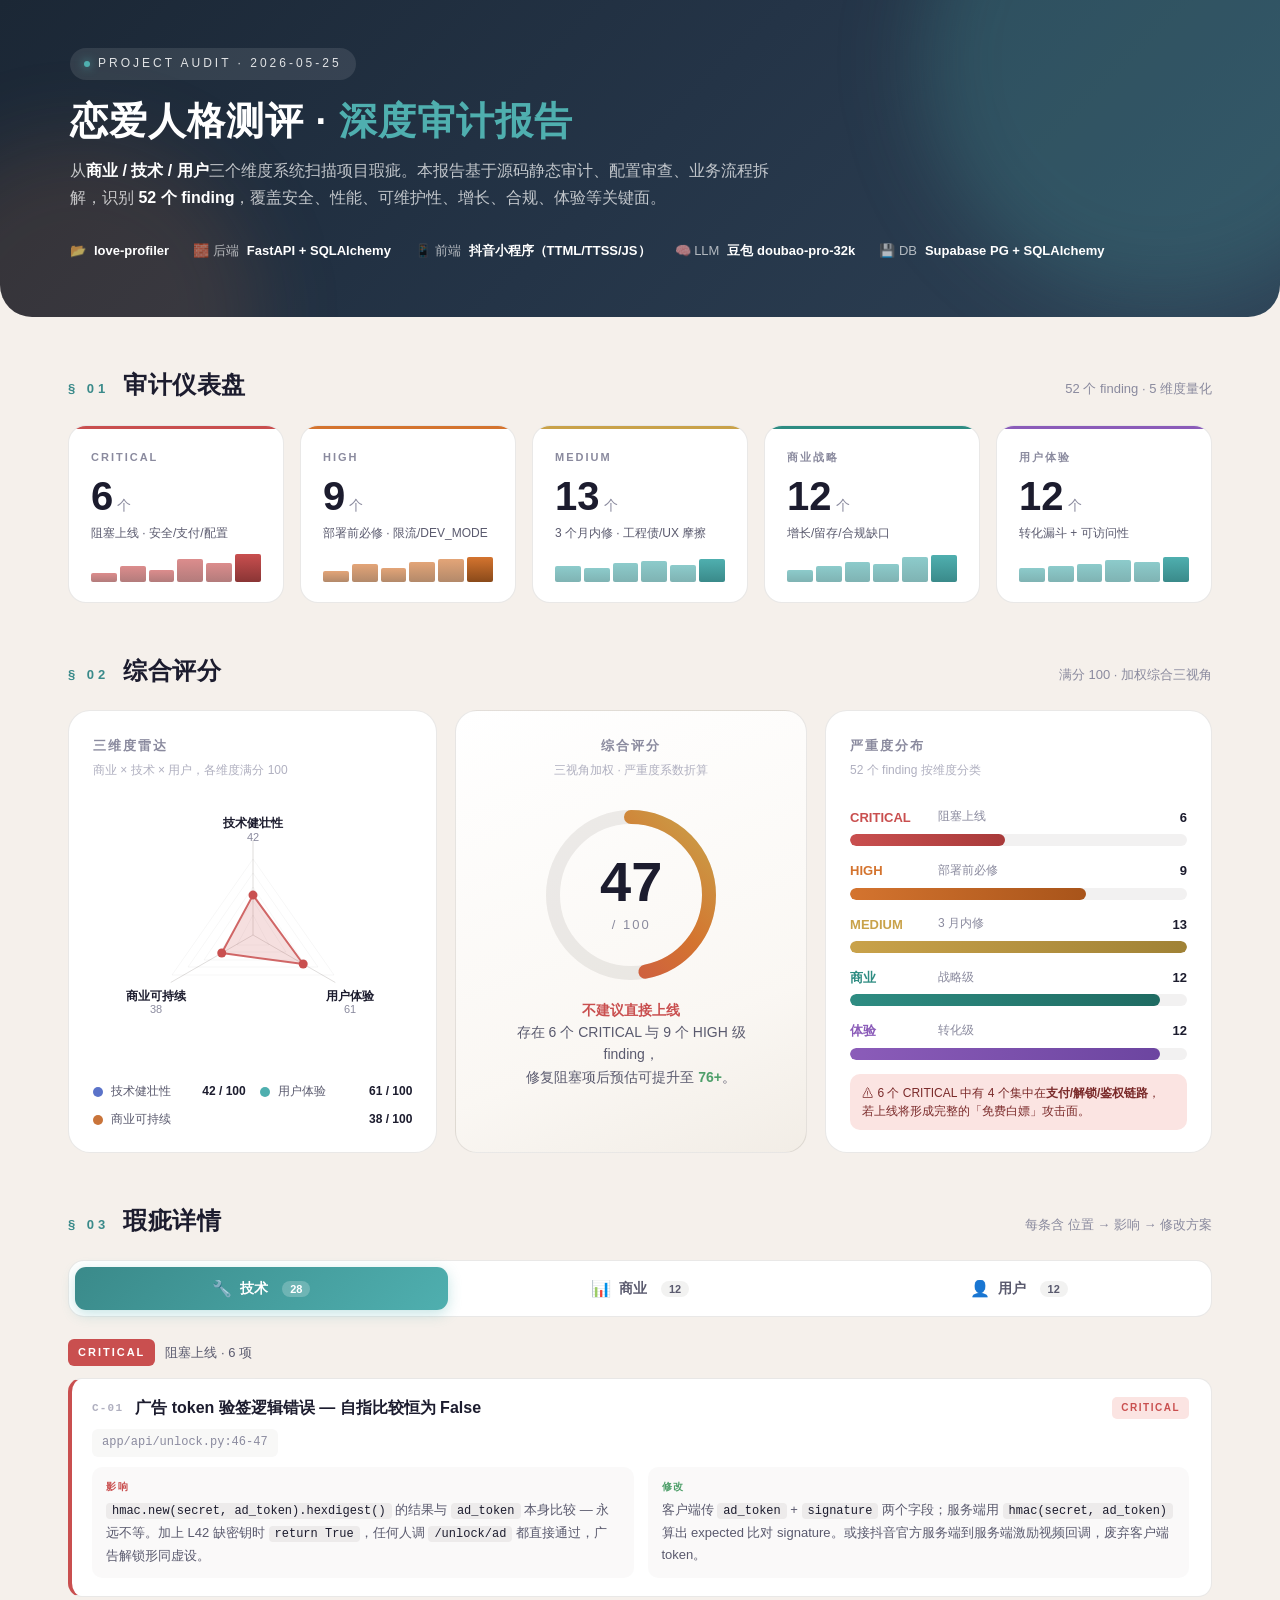
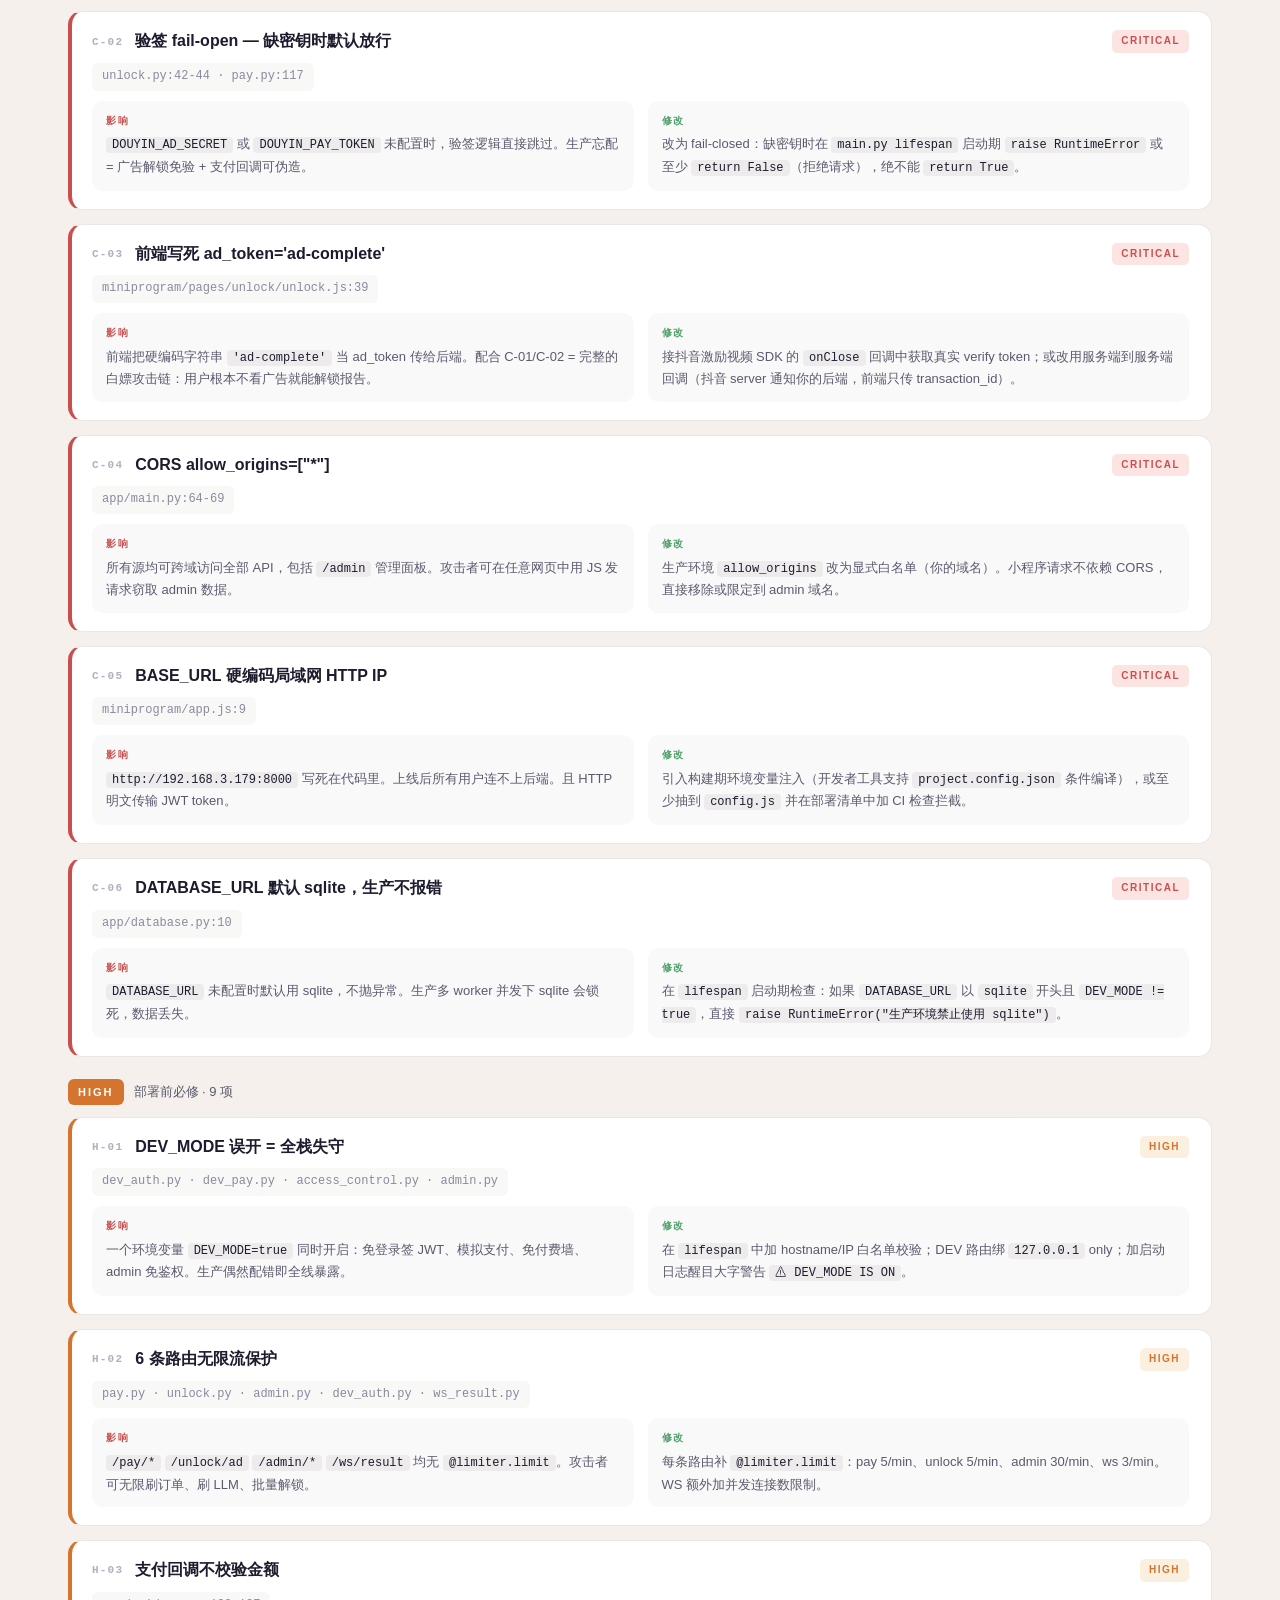
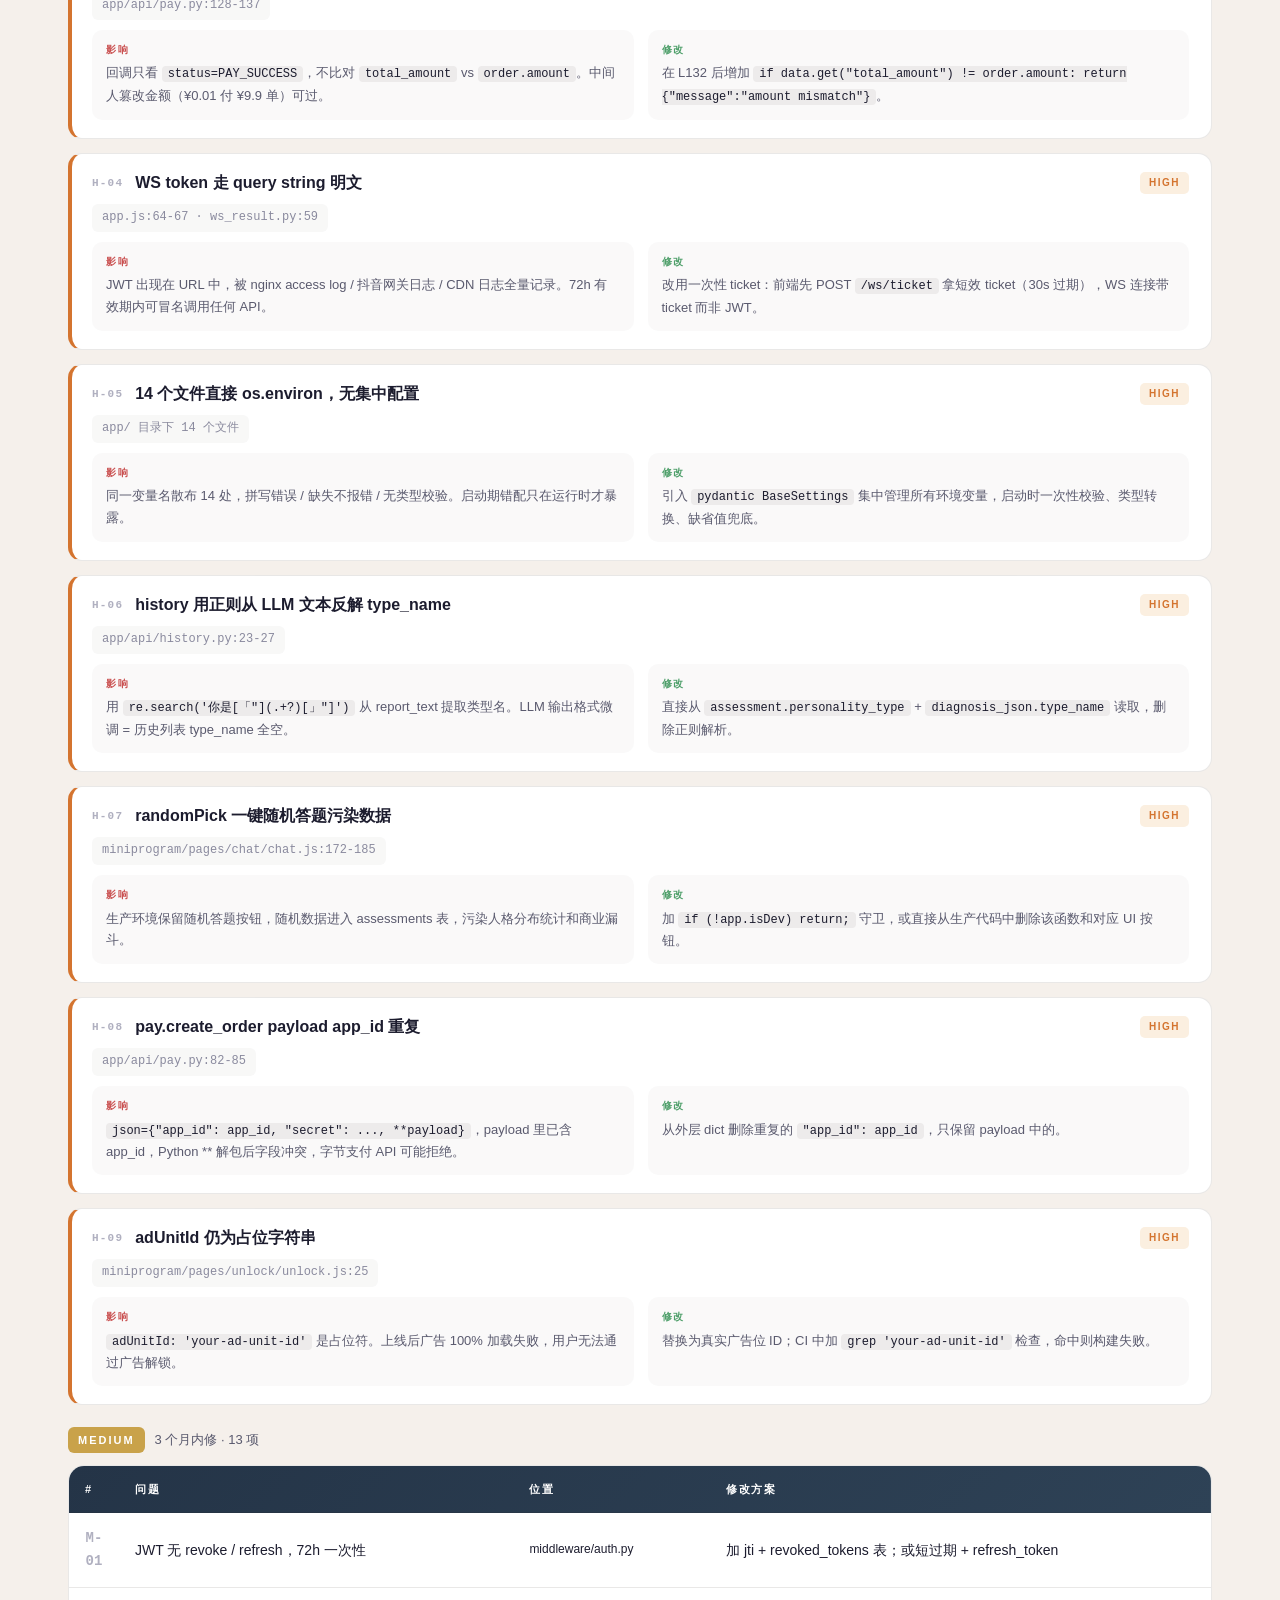
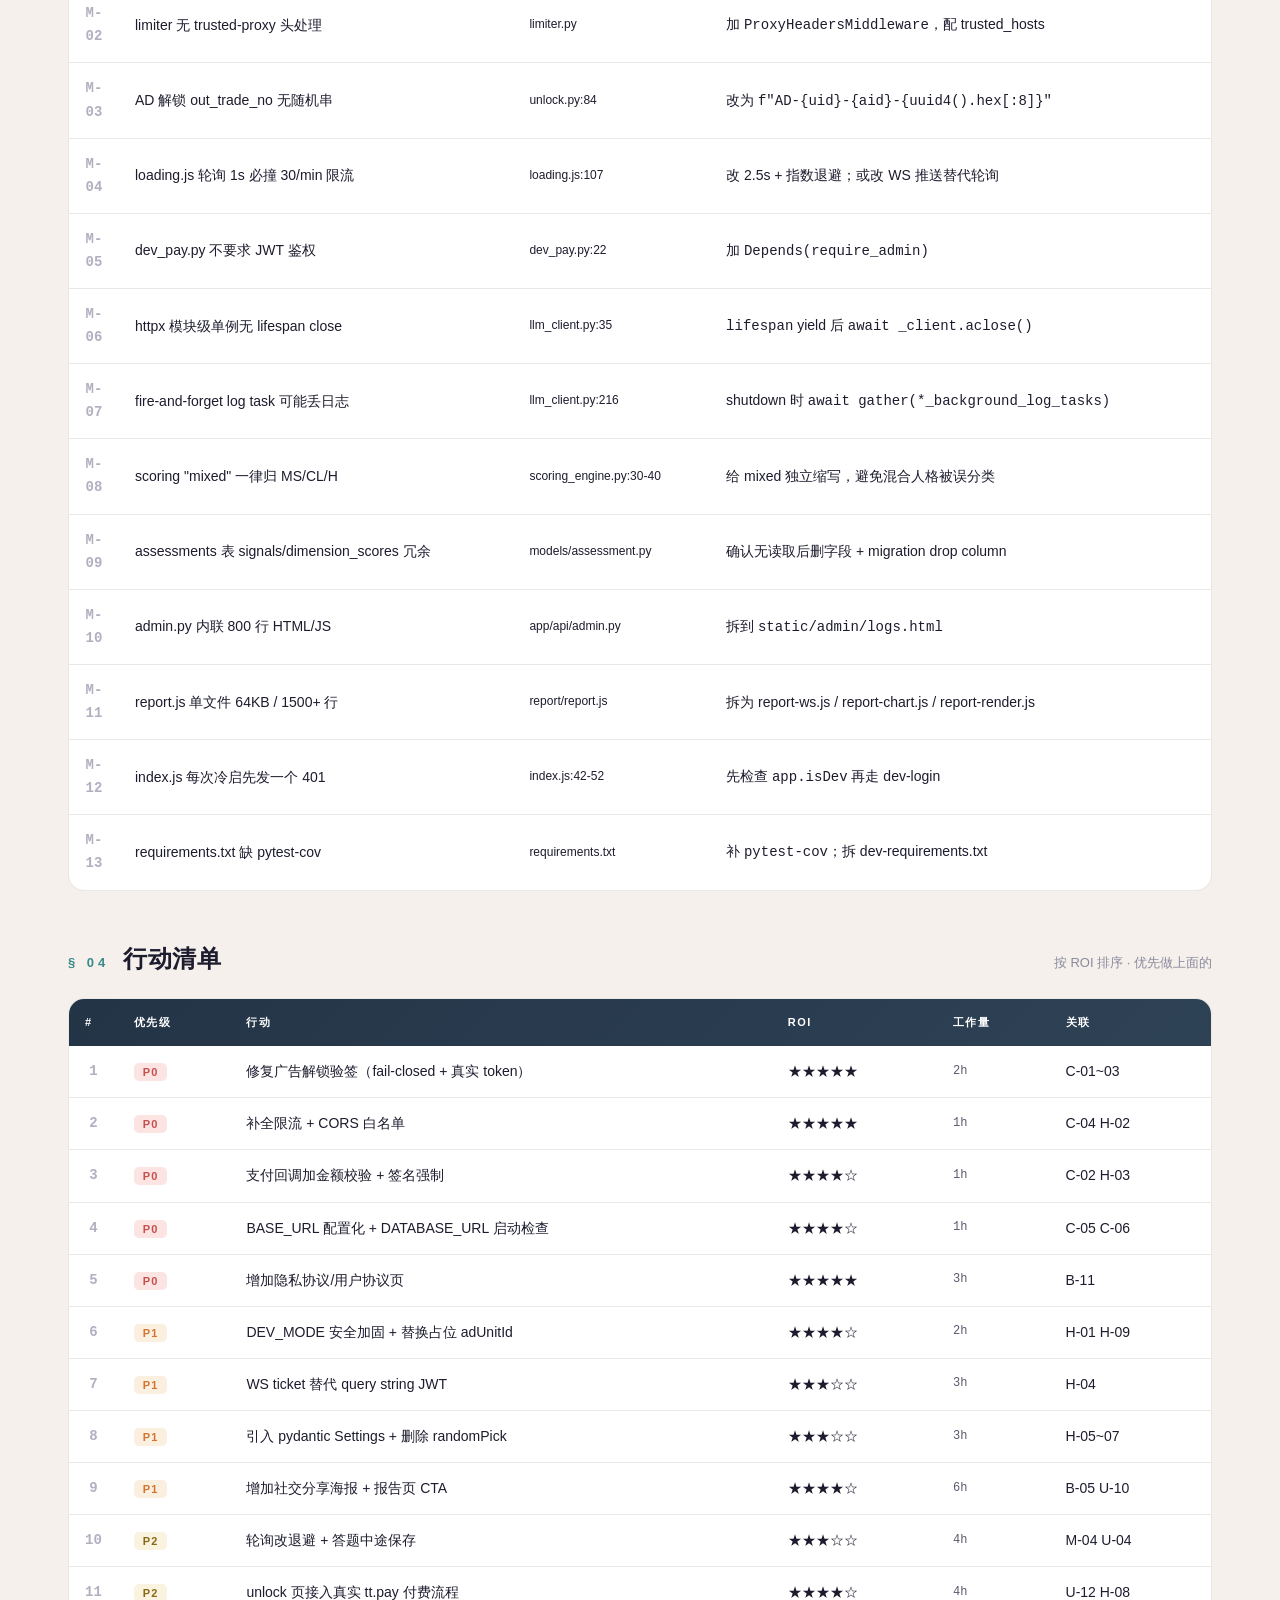
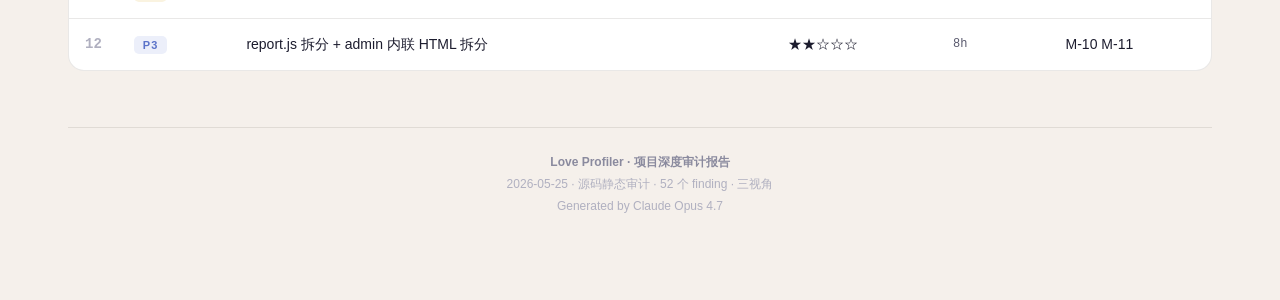
<file: love-profiler/docs/project-audit-report.html>
<!DOCTYPE html>
<html lang="zh-CN">
<head>
<meta charset="UTF-8">
<meta name="viewport" content="width=device-width, initial-scale=1">
<title>恋爱人格测评 · 项目深度审计报告</title>
<style>
  /* ══════════════════════════════════════════════
     Palette — Cream × Teal, 与项目主题呼应；
     dashboard 用深底突出指标卡。
     ══════════════════════════════════════════════ */
  :root {
    --bg-page:    #F5F0EB;
    --bg-card:    #FFFFFF;
    --bg-deep:    #1B2735;
    --bg-deeper:  #0F1722;
    --line:       rgba(40,30,20,0.10);
    --line-strong:rgba(40,30,20,0.18);
    --text:       #1C1C2E;
    --text-mid:   #5A5A6E;
    --text-dim:   #8A8A9E;
    --text-faint: #B0B0C0;
    --teal:       #4FAFAF;
    --teal-deep:  #3A8A8A;
    --teal-soft:  #E8F4F2;
    --cream:      #F2EDE6;
    --gold:       #C9743A;
    --gold-soft:  #FBEFE0;
    --red:        #C94F4F;
    --red-soft:   #FBE4E2;
    --indigo:     #5B73C9;
    --indigo-soft:#ECEFFA;
    --amber:      #D4A24A;
    --green:      #4E9F6A;
    --shadow-sm:  0 2rpx 10rpx rgba(0,0,0,0.04);
    --shadow-md:  0 6px 24px rgba(0,0,0,0.08);
    --shadow-lg:  0 14px 48px rgba(0,0,0,0.12);

    /* 严重度配色 */
    --sev-crit:   #C94F4F;
    --sev-crit-bg:#FBE4E2;
    --sev-high:   #D4742F;
    --sev-high-bg:#FBEFE0;
    --sev-med:    #C9A24A;
    --sev-med-bg: #FAF3E0;
    --sev-low:    #5B73C9;
    --sev-low-bg: #ECEFFA;
    --sev-ux:     #8B5CB9;
    --sev-ux-bg:  #F1E8FA;
    --sev-biz:    #2E8C82;
    --sev-biz-bg: #E0F0EE;
  }

  *,*::before,*::after { box-sizing: border-box; margin: 0; padding: 0; }
  html, body { background: var(--bg-page); }
  body {
    font-family: -apple-system, "PingFang SC", "Microsoft YaHei",
                 "Segoe UI", sans-serif;
    color: var(--text);
    font-size: 15px;
    line-height: 1.65;
    -webkit-font-smoothing: antialiased;
    padding-bottom: 80px;
  }

  /* ── Layout container ────────────────────────────── */
  .page { max-width: 1200px; margin: 0 auto; padding: 0 28px; }

  /* ══════════════════════════════════════════════
     Hero
     ══════════════════════════════════════════════ */
  .hero {
    background: linear-gradient(135deg, #1B2735 0%, #243447 50%, #2E4256 100%);
    color: #fff;
    border-radius: 0 0 32px 32px;
    padding: 48px 40px 56px;
    margin-bottom: 36px;
    position: relative;
    overflow: hidden;
  }
  .hero::before, .hero::after {
    content: ""; position: absolute; border-radius: 50%;
    pointer-events: none; filter: blur(40px);
  }
  .hero::before {
    width: 480px; height: 480px; top: -180px; right: -120px;
    background: rgba(79,175,175,0.22);
  }
  .hero::after {
    width: 360px; height: 360px; bottom: -180px; left: -100px;
    background: rgba(201,116,58,0.14);
  }
  .hero-inner { max-width: 1140px; margin: 0 auto; position: relative; z-index: 2; }
  .hero-eyebrow {
    display: inline-flex; align-items: center; gap: 8px;
    font-size: 12px; letter-spacing: 3px;
    padding: 6px 14px; border-radius: 20px;
    background: rgba(255,255,255,0.10);
    color: rgba(255,255,255,0.85);
    text-transform: uppercase;
  }
  .hero-eyebrow .dot {
    width: 6px; height: 6px; border-radius: 50%;
    background: var(--teal); box-shadow: 0 0 10px var(--teal);
  }
  .hero h1 {
    font-size: 38px; font-weight: 800; line-height: 1.25;
    margin: 18px 0 12px; letter-spacing: 1px;
  }
  .hero h1 .accent { color: var(--teal); }
  .hero-sub {
    font-size: 16px; color: rgba(255,255,255,0.72);
    max-width: 720px; line-height: 1.7;
  }
  .hero-meta {
    display: flex; flex-wrap: wrap; gap: 24px;
    margin-top: 28px; font-size: 13px;
    color: rgba(255,255,255,0.65);
  }
  .hero-meta-item { display: flex; align-items: center; gap: 8px; }
  .hero-meta-item b { color: #fff; font-weight: 600; }

  /* ══════════════════════════════════════════════
     Section 标题
     ══════════════════════════════════════════════ */
  .sec-head {
    display: flex; align-items: baseline; gap: 14px;
    margin: 48px 0 20px;
  }
  .sec-num {
    font-size: 13px; letter-spacing: 4px; color: var(--teal-deep);
    font-weight: 700;
  }
  .sec-title {
    font-size: 24px; font-weight: 800;
    color: var(--text); letter-spacing: 0.5px;
  }
  .sec-desc {
    font-size: 13px; color: var(--text-dim);
    margin-left: auto;
  }

  /* ══════════════════════════════════════════════
     仪表盘 — 5 指标卡
     ══════════════════════════════════════════════ */
  .metrics-grid {
    display: grid;
    grid-template-columns: repeat(5, 1fr);
    gap: 16px;
  }
  .metric-card {
    background: var(--bg-card);
    border: 1px solid var(--line);
    border-radius: 18px;
    padding: 22px 22px 20px;
    box-shadow: var(--shadow-sm);
    position: relative;
    overflow: hidden;
    transition: transform 0.2s ease, box-shadow 0.2s ease;
  }
  .metric-card:hover {
    transform: translateY(-2px);
    box-shadow: var(--shadow-md);
  }
  .metric-card::before {
    content: ""; position: absolute;
    top: 0; left: 0; width: 100%; height: 3px;
    background: var(--teal);
  }
  .metric-card[data-tone="crit"]::before  { background: var(--sev-crit); }
  .metric-card[data-tone="high"]::before  { background: var(--sev-high); }
  .metric-card[data-tone="med"]::before   { background: var(--sev-med); }
  .metric-card[data-tone="biz"]::before   { background: var(--sev-biz); }
  .metric-card[data-tone="ux"]::before    { background: var(--sev-ux); }

  .m-label {
    font-size: 11px; letter-spacing: 2px;
    color: var(--text-dim); text-transform: uppercase;
    margin-bottom: 10px; font-weight: 600;
  }
  .m-value {
    font-size: 40px; font-weight: 800; line-height: 1;
    color: var(--text); font-feature-settings: "tnum";
  }
  .m-value-suffix {
    font-size: 14px; color: var(--text-dim);
    font-weight: 500; margin-left: 4px;
  }
  .m-desc {
    margin-top: 8px; font-size: 12px;
    color: var(--text-mid); line-height: 1.5;
  }
  .m-spark {
    margin-top: 12px; display: flex; gap: 3px;
    align-items: flex-end; height: 28px;
  }
  .m-spark span {
    flex: 1; border-radius: 2px;
    background: linear-gradient(180deg, var(--teal), var(--teal-deep));
    opacity: 0.65;
  }
  .m-spark span:last-child { opacity: 1; }
  .metric-card[data-tone="crit"] .m-spark span {
    background: linear-gradient(180deg, var(--sev-crit), #8a3535);
  }
  .metric-card[data-tone="high"] .m-spark span {
    background: linear-gradient(180deg, var(--sev-high), #8a4a1a);
  }

  @media (max-width: 980px) {
    .metrics-grid { grid-template-columns: repeat(2, 1fr); }
    .hero h1 { font-size: 28px; }
    .page { padding: 0 16px; }
    .hero { padding: 36px 24px 44px; border-radius: 0 0 24px 24px; }
  }

  /* ══════════════════════════════════════════════
     评分总览（雷达 + 综合分 + 严重度分布）
     ══════════════════════════════════════════════ */
  .score-grid {
    display: grid;
    grid-template-columns: 1.05fr 1fr 1.1fr;
    gap: 18px;
  }
  .score-card {
    background: var(--bg-card);
    border: 1px solid var(--line);
    border-radius: 22px;
    padding: 24px 24px 22px;
    box-shadow: var(--shadow-sm);
    display: flex;
    flex-direction: column;
  }
  .score-card h3 {
    font-size: 13px; font-weight: 700;
    letter-spacing: 2px; color: var(--text-dim);
    text-transform: uppercase; margin-bottom: 4px;
  }
  .score-card .h-sub {
    font-size: 12px; color: var(--text-faint);
    margin-bottom: 18px;
  }

  /* ── 综合评分大卡（中央） ── */
  .overall {
    align-items: center;
    text-align: center;
    background: linear-gradient(160deg, #ffffff 0%, #FAF7F3 70%, #F2EDE6 100%);
  }
  .overall-ring-wrap {
    position: relative;
    width: 180px; height: 180px;
    margin: 6px auto 14px;
  }
  .overall-num {
    position: absolute; inset: 0;
    display: flex; flex-direction: column;
    align-items: center; justify-content: center;
  }
  .overall-num .n {
    font-size: 56px; font-weight: 800;
    color: var(--text); line-height: 1;
    font-feature-settings: "tnum";
  }
  .overall-num .d {
    font-size: 13px; color: var(--text-dim);
    margin-top: 4px; letter-spacing: 2px;
  }
  .overall-verdict {
    font-size: 14px; color: var(--text-mid);
    line-height: 1.6; padding: 0 8px;
  }
  .overall-verdict b { color: var(--sev-crit); font-weight: 700; }

  /* ── 雷达图 ── */
  .radar-card .radar-wrap {
    flex: 1; display: flex; align-items: center;
    justify-content: center; margin-top: 4px;
  }
  .radar-legend {
    display: grid; grid-template-columns: 1fr 1fr;
    gap: 8px 14px; margin-top: 14px;
    font-size: 12px;
  }
  .radar-legend .lg-item {
    display: flex; align-items: center; gap: 8px;
    color: var(--text-mid);
  }
  .radar-legend .lg-dot {
    width: 10px; height: 10px; border-radius: 50%;
    flex-shrink: 0;
  }
  .radar-legend b {
    color: var(--text); font-weight: 600;
    font-feature-settings: "tnum";
  }

  /* ── 严重度分布柱状图 ── */
  .bar-card .bars {
    display: flex; flex-direction: column;
    gap: 14px; margin-top: 8px;
  }
  .bar-row { display: flex; flex-direction: column; gap: 6px; }
  .bar-meta {
    display: flex; align-items: center;
    gap: 10px; font-size: 13px;
  }
  .bar-meta .lbl {
    font-weight: 700; color: var(--text);
    min-width: 78px;
  }
  .bar-meta .cnt {
    margin-left: auto; font-weight: 700;
    color: var(--text); font-feature-settings: "tnum";
  }
  .bar-meta .pct {
    color: var(--text-dim); font-size: 12px;
    font-feature-settings: "tnum";
  }
  .bar-track {
    height: 12px; background: rgba(40,30,20,0.06);
    border-radius: 8px; overflow: hidden;
  }
  .bar-fill {
    height: 100%; border-radius: 8px;
    transition: width 0.8s cubic-bezier(0.22, 1, 0.36, 1);
  }
  .bar-fill[data-sev="crit"] {
    background: linear-gradient(90deg, var(--sev-crit), #a83a3a);
  }
  .bar-fill[data-sev="high"] {
    background: linear-gradient(90deg, var(--sev-high), #a8541a);
  }
  .bar-fill[data-sev="med"] {
    background: linear-gradient(90deg, var(--sev-med), #a08236);
  }
  .bar-fill[data-sev="biz"] {
    background: linear-gradient(90deg, var(--sev-biz), #1f6b62);
  }
  .bar-fill[data-sev="ux"] {
    background: linear-gradient(90deg, var(--sev-ux), #6c45a0);
  }
  .bar-hint {
    margin-top: 14px; padding: 10px 12px;
    background: var(--sev-crit-bg); border-radius: 10px;
    font-size: 12px; color: #7a2a2a; line-height: 1.5;
  }

  @media (max-width: 980px) {
    .score-grid { grid-template-columns: 1fr; }
  }

  /* ══════════════════════════════════════════════
     视角 Tab + Finding 卡片
     ══════════════════════════════════════════════ */
  .tabs {
    display: flex; gap: 6px;
    background: var(--bg-card);
    border: 1px solid var(--line);
    border-radius: 16px; padding: 6px;
    margin-bottom: 22px;
    box-shadow: var(--shadow-sm);
  }
  .tab-btn {
    flex: 1; padding: 12px 16px;
    border: none; background: transparent;
    color: var(--text-mid); cursor: pointer;
    font-size: 14px; font-weight: 600;
    border-radius: 11px;
    transition: all 0.22s ease;
    display: flex; align-items: center; justify-content: center;
    gap: 8px;
    font-family: inherit;
  }
  .tab-btn:hover { color: var(--text); background: rgba(40,30,20,0.04); }
  .tab-btn.on {
    background: linear-gradient(135deg, var(--teal-deep), var(--teal));
    color: #fff;
    box-shadow: 0 4px 14px rgba(79,175,175,0.32);
  }
  .tab-btn .ico { font-size: 16px; }
  .tab-btn .cnt {
    margin-left: 6px;
    background: rgba(255,255,255,0.22);
    color: inherit;
    padding: 2px 8px; border-radius: 10px;
    font-size: 11px; font-weight: 700;
    font-feature-settings: "tnum";
  }
  .tab-btn:not(.on) .cnt {
    background: rgba(40,30,20,0.06);
    color: var(--text-mid);
  }

  .tab-pane { display: none; }
  .tab-pane.on { display: block; animation: fadeIn 0.3s ease; }
  @keyframes fadeIn {
    from { opacity: 0; transform: translateY(6px); }
    to   { opacity: 1; transform: translateY(0); }
  }

  /* finding 卡片 */
  .fin {
    background: var(--bg-card);
    border: 1px solid var(--line);
    border-left: 4px solid var(--teal);
    border-radius: 14px;
    padding: 18px 22px 18px 20px;
    margin-bottom: 14px;
    box-shadow: var(--shadow-sm);
    transition: transform 0.18s ease, box-shadow 0.18s ease;
  }
  .fin:hover {
    transform: translateX(2px);
    box-shadow: var(--shadow-md);
  }
  .fin[data-sev="crit"] { border-left-color: var(--sev-crit); }
  .fin[data-sev="high"] { border-left-color: var(--sev-high); }
  .fin[data-sev="med"]  { border-left-color: var(--sev-med); }
  .fin[data-sev="biz"]  { border-left-color: var(--sev-biz); }
  .fin[data-sev="ux"]   { border-left-color: var(--sev-ux); }

  .fin-head {
    display: flex; align-items: center; gap: 12px;
    flex-wrap: wrap; margin-bottom: 6px;
  }
  .fin-id {
    font-size: 11px; font-weight: 800;
    color: var(--text-faint); letter-spacing: 1.2px;
    font-family: "SF Mono", "Consolas", monospace;
  }
  .fin-title {
    font-size: 16px; font-weight: 700;
    color: var(--text); flex: 1;
    line-height: 1.4;
  }
  .sev-tag {
    font-size: 10px; font-weight: 800;
    letter-spacing: 1.5px;
    padding: 3px 9px; border-radius: 5px;
    text-transform: uppercase;
  }
  .sev-tag[data-sev="crit"] { background: var(--sev-crit-bg); color: var(--sev-crit); }
  .sev-tag[data-sev="high"] { background: var(--sev-high-bg); color: var(--sev-high); }
  .sev-tag[data-sev="med"]  { background: var(--sev-med-bg);  color: #8a6914; }
  .sev-tag[data-sev="biz"]  { background: var(--sev-biz-bg);  color: var(--sev-biz); }
  .sev-tag[data-sev="ux"]   { background: var(--sev-ux-bg);   color: var(--sev-ux); }

  .fin-loc {
    margin-top: 4px;
    font-size: 12px;
    font-family: "SF Mono", "Consolas", monospace;
    color: var(--text-dim);
    background: rgba(40,30,20,0.03);
    padding: 4px 10px;
    border-radius: 6px;
    display: inline-block;
    word-break: break-all;
  }
  .fin-body {
    margin-top: 10px;
    display: grid;
    grid-template-columns: 1fr 1fr;
    gap: 14px;
  }
  .fin-box {
    background: rgba(40,30,20,0.025);
    border-radius: 10px;
    padding: 12px 14px;
    font-size: 13px;
    line-height: 1.65;
    color: var(--text-mid);
  }
  .fin-box .lbl {
    display: block;
    font-size: 10px; letter-spacing: 1.5px;
    font-weight: 700;
    color: var(--text-dim);
    text-transform: uppercase;
    margin-bottom: 4px;
  }
  .fin-box.impact .lbl { color: var(--sev-crit); }
  .fin-box.fix .lbl    { color: var(--green); }
  .fin-box code {
    font-family: "SF Mono", "Consolas", monospace;
    background: rgba(40,30,20,0.06);
    padding: 1px 6px; border-radius: 4px;
    font-size: 12px; color: var(--text);
  }

  /* finding 子分组（同维度内按严重度再分组） */
  .fin-group-head {
    margin: 22px 0 12px;
    display: flex; align-items: center; gap: 10px;
  }
  .fin-group-head .badge {
    font-size: 11px; font-weight: 800;
    letter-spacing: 2px;
    padding: 4px 10px; border-radius: 6px;
    text-transform: uppercase;
  }
  .fin-group-head .badge[data-sev="crit"] { background: var(--sev-crit); color: #fff; }
  .fin-group-head .badge[data-sev="high"] { background: var(--sev-high); color: #fff; }
  .fin-group-head .badge[data-sev="med"]  { background: var(--sev-med);  color: #fff; }
  .fin-group-head .badge[data-sev="biz"]  { background: var(--sev-biz);  color: #fff; }
  .fin-group-head .badge[data-sev="ux"]   { background: var(--sev-ux);   color: #fff; }
  .fin-group-head .ghl {
    font-size: 13px; color: var(--text-mid);
  }
  .fin-group-head:first-child { margin-top: 0; }

  @media (max-width: 760px) {
    .fin-body { grid-template-columns: 1fr; }
    .tabs { flex-direction: column; }
  }

  /* ══════════════════════════════════════════════
     行动清单 (action list, by ROI)
     ══════════════════════════════════════════════ */
  .action-table {
    background: var(--bg-card);
    border: 1px solid var(--line);
    border-radius: 16px;
    overflow: hidden;
    box-shadow: var(--shadow-sm);
  }
  .action-table table { width: 100%; border-collapse: collapse; font-size: 14px; }
  .action-table thead {
    background: linear-gradient(135deg, #243447, #2E4256);
    color: #fff;
  }
  .action-table th {
    text-align: left; padding: 14px 16px;
    font-size: 11px; letter-spacing: 1.5px;
    font-weight: 700; text-transform: uppercase;
  }
  .action-table td {
    padding: 14px 16px; border-top: 1px solid var(--line);
    vertical-align: middle;
  }
  .action-table tbody tr:hover { background: rgba(79,175,175,0.04); }
  .action-table .a-pri {
    font-size: 11px; font-weight: 800;
    padding: 3px 9px; border-radius: 5px;
    letter-spacing: 1px; text-transform: uppercase;
  }
  .action-table .a-pri[data-pri="p0"] { background: var(--sev-crit-bg); color: var(--sev-crit); }
  .action-table .a-pri[data-pri="p1"] { background: var(--sev-high-bg); color: var(--sev-high); }
  .action-table .a-pri[data-pri="p2"] { background: var(--sev-med-bg);  color: #8a6914; }
  .action-table .a-pri[data-pri="p3"] { background: var(--sev-low-bg);  color: var(--sev-low); }
  .action-table .a-roi {
    display: inline-flex; align-items: center; gap: 2px;
  }
  .a-roi .star { color: #D4A24A; font-size: 14px; }
  .a-roi .star.off { color: rgba(40,30,20,0.12); }
  .action-table .a-effort {
    font-size: 12px; font-family: "SF Mono", monospace;
    color: var(--text-mid);
  }
  .a-num { width: 38px; text-align: center; color: var(--text-faint);
           font-weight: 700; font-family: "SF Mono", monospace; }

  /* ══════════════════════════════════════════════
     footer
     ══════════════════════════════════════════════ */
  .foot {
    margin-top: 56px;
    padding: 24px 0;
    border-top: 1px solid var(--line);
    text-align: center;
    color: var(--text-faint);
    font-size: 12px;
    line-height: 1.8;
  }
  .foot b { color: var(--text-dim); }
</style>
</head>
<body>

<!-- ══════════════════════════════════════════════
     HERO
     ══════════════════════════════════════════════ -->
<div class="hero">
  <div class="hero-inner">
    <span class="hero-eyebrow">
      <span class="dot"></span> PROJECT AUDIT · 2026-05-25
    </span>
    <h1>恋爱人格测评 · <span class="accent">深度审计报告</span></h1>
    <p class="hero-sub">
      从<b style="color:#fff">商业 / 技术 / 用户</b>三个维度系统扫描项目瑕疵。本报告基于源码静态审计、配置审查、业务流程拆解，识别 <b style="color:#fff">52 个 finding</b>，覆盖安全、性能、可维护性、增长、合规、体验等关键面。
    </p>
    <div class="hero-meta">
      <span class="hero-meta-item">📂 <b>love-profiler</b></span>
      <span class="hero-meta-item">🧱 后端 <b>FastAPI + SQLAlchemy</b></span>
      <span class="hero-meta-item">📱 前端 <b>抖音小程序（TTML/TTSS/JS）</b></span>
      <span class="hero-meta-item">🧠 LLM <b>豆包 doubao-pro-32k</b></span>
      <span class="hero-meta-item">💾 DB <b>Supabase PG + SQLAlchemy</b></span>
    </div>
  </div>
</div>

<div class="page">

  <!-- ══════════════════════════════════════════════
       § 1  仪表盘总览
       ══════════════════════════════════════════════ -->
  <div class="sec-head">
    <span class="sec-num">§ 01</span>
    <h2 class="sec-title">审计仪表盘</h2>
    <span class="sec-desc">52 个 finding · 5 维度量化</span>
  </div>

  <div class="metrics-grid">
    <div class="metric-card" data-tone="crit">
      <div class="m-label">CRITICAL</div>
      <div class="m-value">6<span class="m-value-suffix">个</span></div>
      <div class="m-desc">阻塞上线 · 安全/支付/配置</div>
      <div class="m-spark">
        <span style="height:30%"></span><span style="height:55%"></span>
        <span style="height:42%"></span><span style="height:80%"></span>
        <span style="height:68%"></span><span style="height:100%"></span>
      </div>
    </div>

    <div class="metric-card" data-tone="high">
      <div class="m-label">HIGH</div>
      <div class="m-value">9<span class="m-value-suffix">个</span></div>
      <div class="m-desc">部署前必修 · 限流/DEV_MODE</div>
      <div class="m-spark">
        <span style="height:38%"></span><span style="height:62%"></span>
        <span style="height:48%"></span><span style="height:70%"></span>
        <span style="height:82%"></span><span style="height:90%"></span>
      </div>
    </div>

    <div class="metric-card" data-tone="med">
      <div class="m-label">MEDIUM</div>
      <div class="m-value">13<span class="m-value-suffix">个</span></div>
      <div class="m-desc">3 个月内修 · 工程债/UX 摩擦</div>
      <div class="m-spark">
        <span style="height:55%"></span><span style="height:48%"></span>
        <span style="height:68%"></span><span style="height:75%"></span>
        <span style="height:60%"></span><span style="height:82%"></span>
      </div>
    </div>

    <div class="metric-card" data-tone="biz">
      <div class="m-label">商业战略</div>
      <div class="m-value">12<span class="m-value-suffix">个</span></div>
      <div class="m-desc">增长/留存/合规缺口</div>
      <div class="m-spark">
        <span style="height:42%"></span><span style="height:58%"></span>
        <span style="height:72%"></span><span style="height:65%"></span>
        <span style="height:88%"></span><span style="height:95%"></span>
      </div>
    </div>

    <div class="metric-card" data-tone="ux">
      <div class="m-label">用户体验</div>
      <div class="m-value">12<span class="m-value-suffix">个</span></div>
      <div class="m-desc">转化漏斗 + 可访问性</div>
      <div class="m-spark">
        <span style="height:48%"></span><span style="height:55%"></span>
        <span style="height:65%"></span><span style="height:78%"></span>
        <span style="height:72%"></span><span style="height:88%"></span>
      </div>
    </div>
  </div>

  <!-- ══════════════════════════════════════════════
       § 2  评分卡 + 雷达 + 严重度分布
       ══════════════════════════════════════════════ -->
  <div class="sec-head">
    <span class="sec-num">§ 02</span>
    <h2 class="sec-title">综合评分</h2>
    <span class="sec-desc">满分 100 · 加权综合三视角</span>
  </div>

  <div class="score-grid">

    <!-- 雷达图（左） -->
    <div class="score-card radar-card">
      <h3>三维度雷达</h3>
      <div class="h-sub">商业 × 技术 × 用户，各维度满分 100</div>
      <div class="radar-wrap">
        <svg viewBox="0 0 280 260" width="280" height="260" style="max-width:100%; height:auto;">
          <!-- 背景多边形（5 层） -->
          <g stroke="rgba(40,30,20,0.10)" stroke-width="1" fill="none">
            <!-- 0.2 / 0.4 / 0.6 / 0.8 / 1.0 -->
            <!-- 中心 (140, 130)，最大半径 95 -->
            <polygon points="140,54  221,170  59,170" opacity="0.35"/>
            <polygon points="140,68  205,162  75,162" opacity="0.35"/>
            <polygon points="140,82  189,155  91,155" opacity="0.35"/>
            <polygon points="140,96  173,147  107,147" opacity="0.35"/>
            <polygon points="140,110 156,140 124,140" opacity="0.35"/>
          </g>

          <!-- 轴线 -->
          <g stroke="rgba(40,30,20,0.15)" stroke-width="1">
            <line x1="140" y1="130" x2="140" y2="35"/>
            <line x1="140" y1="130" x2="222.3" y2="177.5"/>
            <line x1="140" y1="130" x2="57.7"  y2="177.5"/>
          </g>

          <!-- 数据多边形：技术 42 / 用户 61 / 商业 38 -->
          <!-- 顶点（技术 42% → r=39.9）：(140, 90.1)
               右下（用户 61% → r=57.95）：(190.18, 159.0)
               左下（商业 38% → r=36.1）：(108.74, 148.05) -->
          <polygon
            points="140,90.1 190.18,159.0 108.74,148.05"
            fill="rgba(201,79,79,0.18)"
            stroke="rgba(201,79,79,0.85)"
            stroke-width="2"
            stroke-linejoin="round"/>

          <!-- 数据点 -->
          <g fill="#C94F4F">
            <circle cx="140"    cy="90.1"  r="4.5"/>
            <circle cx="190.18" cy="159.0" r="4.5"/>
            <circle cx="108.74" cy="148.05" r="4.5"/>
          </g>

          <!-- 轴标签 -->
          <g font-family="-apple-system, sans-serif" font-size="12"
             font-weight="700" fill="#1C1C2E" text-anchor="middle">
            <text x="140" y="22">技术健壮性</text>
            <text x="237" y="195">用户体验</text>
            <text x="43"  y="195">商业可持续</text>
          </g>
          <g font-family="-apple-system, sans-serif" font-size="11"
             fill="#8A8A9E" text-anchor="middle">
            <text x="140" y="36">42</text>
            <text x="237" y="208">61</text>
            <text x="43"  y="208">38</text>
          </g>
        </svg>
      </div>
      <div class="radar-legend">
        <div class="lg-item">
          <span class="lg-dot" style="background:#5B73C9"></span>
          技术健壮性 <b style="margin-left:auto">42 / 100</b>
        </div>
        <div class="lg-item">
          <span class="lg-dot" style="background:#4FAFAF"></span>
          用户体验 <b style="margin-left:auto">61 / 100</b>
        </div>
        <div class="lg-item" style="grid-column:1/-1">
          <span class="lg-dot" style="background:#C9743A"></span>
          商业可持续 <b style="margin-left:auto">38 / 100</b>
        </div>
      </div>
    </div>

    <!-- 综合评分（中） -->
    <div class="score-card overall">
      <h3>综合评分</h3>
      <div class="h-sub">三视角加权 · 严重度系数折算</div>
      <div class="overall-ring-wrap">
        <svg viewBox="0 0 180 180" width="180" height="180">
          <!-- 背景环 -->
          <circle cx="90" cy="90" r="78"
            fill="none" stroke="rgba(40,30,20,0.08)" stroke-width="14"/>
          <!-- 进度环（47% → stroke-dasharray = 230.0 / 489.8） -->
          <!-- 周长 = 2π×78 ≈ 489.8 -->
          <circle cx="90" cy="90" r="78"
            fill="none" stroke="url(#ring-grad)" stroke-width="14"
            stroke-linecap="round"
            stroke-dasharray="230.2 489.8"
            transform="rotate(-90 90 90)"/>
          <defs>
            <linearGradient id="ring-grad" x1="0" y1="0" x2="1" y2="1">
              <stop offset="0%"  stop-color="#C94F4F"/>
              <stop offset="55%" stop-color="#D4742F"/>
              <stop offset="100%" stop-color="#C9A24A"/>
            </linearGradient>
          </defs>
        </svg>
        <div class="overall-num">
          <div class="n">47</div>
          <div class="d">/ 100</div>
        </div>
      </div>
      <div class="overall-verdict">
        <b>不建议直接上线</b><br>
        存在 6 个 CRITICAL 与 9 个 HIGH 级 finding，<br>
        修复阻塞项后预估可提升至 <b style="color:#4E9F6A">76+</b>。
      </div>
    </div>

    <!-- 严重度分布（右） -->
    <div class="score-card bar-card">
      <h3>严重度分布</h3>
      <div class="h-sub">52 个 finding 按维度分类</div>
      <div class="bars">

        <div class="bar-row">
          <div class="bar-meta">
            <span class="lbl" style="color:var(--sev-crit)">CRITICAL</span>
            <span class="pct">阻塞上线</span>
            <span class="cnt">6</span>
          </div>
          <div class="bar-track">
            <div class="bar-fill" data-sev="crit" style="width:46%"></div>
          </div>
        </div>

        <div class="bar-row">
          <div class="bar-meta">
            <span class="lbl" style="color:var(--sev-high)">HIGH</span>
            <span class="pct">部署前必修</span>
            <span class="cnt">9</span>
          </div>
          <div class="bar-track">
            <div class="bar-fill" data-sev="high" style="width:70%"></div>
          </div>
        </div>

        <div class="bar-row">
          <div class="bar-meta">
            <span class="lbl" style="color:var(--sev-med)">MEDIUM</span>
            <span class="pct">3 月内修</span>
            <span class="cnt">13</span>
          </div>
          <div class="bar-track">
            <div class="bar-fill" data-sev="med" style="width:100%"></div>
          </div>
        </div>

        <div class="bar-row">
          <div class="bar-meta">
            <span class="lbl" style="color:var(--sev-biz)">商业</span>
            <span class="pct">战略级</span>
            <span class="cnt">12</span>
          </div>
          <div class="bar-track">
            <div class="bar-fill" data-sev="biz" style="width:92%"></div>
          </div>
        </div>

        <div class="bar-row">
          <div class="bar-meta">
            <span class="lbl" style="color:var(--sev-ux)">体验</span>
            <span class="pct">转化级</span>
            <span class="cnt">12</span>
          </div>
          <div class="bar-track">
            <div class="bar-fill" data-sev="ux" style="width:92%"></div>
          </div>
        </div>

      </div>
      <div class="bar-hint">
        ⚠ 6 个 CRITICAL 中有 4 个集中在<b>支付/解锁/鉴权链路</b>，
        若上线将形成完整的「免费白嫖」攻击面。
      </div>
    </div>

  </div>

  <!-- ══════════════════════════════════════════════
       § 3  瑕疵详情（三视角 Tab）
       ══════════════════════════════════════════════ -->
  <div class="sec-head">
    <span class="sec-num">§ 03</span>
    <h2 class="sec-title">瑕疵详情</h2>
    <span class="sec-desc">每条含 位置 → 影响 → 修改方案</span>
  </div>

  <div class="tabs" id="tabs">
    <button class="tab-btn on" onclick="switchTab('tech',this)">
      <span class="ico">🔧</span>技术<span class="cnt">28</span>
    </button>
    <button class="tab-btn" onclick="switchTab('biz',this)">
      <span class="ico">📊</span>商业<span class="cnt">12</span>
    </button>
    <button class="tab-btn" onclick="switchTab('ux',this)">
      <span class="ico">👤</span>用户<span class="cnt">12</span>
    </button>
  </div>

  <!-- ── 技术视角 ── -->
  <div class="tab-pane on" id="pane-tech">

    <div class="fin-group-head">
      <span class="badge" data-sev="crit">CRITICAL</span>
      <span class="ghl">阻塞上线 · 6 项</span>
    </div>

    <div class="fin" data-sev="crit">
      <div class="fin-head">
        <span class="fin-id">C-01</span>
        <span class="fin-title">广告 token 验签逻辑错误 — 自指比较恒为 False</span>
        <span class="sev-tag" data-sev="crit">CRITICAL</span>
      </div>
      <span class="fin-loc">app/api/unlock.py:46-47</span>
      <div class="fin-body">
        <div class="fin-box impact">
          <span class="lbl">影响</span>
          <code>hmac.new(secret, ad_token).hexdigest()</code> 的结果与 <code>ad_token</code> 本身比较 — 永远不等。加上 L42 缺密钥时 <code>return True</code>，任何人调 <code>/unlock/ad</code> 都直接通过，广告解锁形同虚设。
        </div>
        <div class="fin-box fix">
          <span class="lbl">修改</span>
          客户端传 <code>ad_token</code> + <code>signature</code> 两个字段；服务端用 <code>hmac(secret, ad_token)</code> 算出 expected 比对 signature。或接抖音官方服务端到服务端激励视频回调，废弃客户端 token。
        </div>
      </div>
    </div>

    <div class="fin" data-sev="crit">
      <div class="fin-head">
        <span class="fin-id">C-02</span>
        <span class="fin-title">验签 fail-open — 缺密钥时默认放行</span>
        <span class="sev-tag" data-sev="crit">CRITICAL</span>
      </div>
      <span class="fin-loc">unlock.py:42-44 · pay.py:117</span>
      <div class="fin-body">
        <div class="fin-box impact">
          <span class="lbl">影响</span>
          <code>DOUYIN_AD_SECRET</code> 或 <code>DOUYIN_PAY_TOKEN</code> 未配置时，验签逻辑直接跳过。生产忘配 = 广告解锁免验 + 支付回调可伪造。
        </div>
        <div class="fin-box fix">
          <span class="lbl">修改</span>
          改为 fail-closed：缺密钥时在 <code>main.py lifespan</code> 启动期 <code>raise RuntimeError</code> 或至少 <code>return False</code>（拒绝请求），绝不能 <code>return True</code>。
        </div>
      </div>
    </div>

    <div class="fin" data-sev="crit">
      <div class="fin-head">
        <span class="fin-id">C-03</span>
        <span class="fin-title">前端写死 ad_token='ad-complete'</span>
        <span class="sev-tag" data-sev="crit">CRITICAL</span>
      </div>
      <span class="fin-loc">miniprogram/pages/unlock/unlock.js:39</span>
      <div class="fin-body">
        <div class="fin-box impact">
          <span class="lbl">影响</span>
          前端把硬编码字符串 <code>'ad-complete'</code> 当 ad_token 传给后端。配合 C-01/C-02 = 完整的白嫖攻击链：用户根本不看广告就能解锁报告。
        </div>
        <div class="fin-box fix">
          <span class="lbl">修改</span>
          接抖音激励视频 SDK 的 <code>onClose</code> 回调中获取真实 verify token；或改用服务端到服务端回调（抖音 server 通知你的后端，前端只传 transaction_id）。
        </div>
      </div>
    </div>

    <div class="fin" data-sev="crit">
      <div class="fin-head">
        <span class="fin-id">C-04</span>
        <span class="fin-title">CORS allow_origins=["*"]</span>
        <span class="sev-tag" data-sev="crit">CRITICAL</span>
      </div>
      <span class="fin-loc">app/main.py:64-69</span>
      <div class="fin-body">
        <div class="fin-box impact">
          <span class="lbl">影响</span>
          所有源均可跨域访问全部 API，包括 <code>/admin</code> 管理面板。攻击者可在任意网页中用 JS 发请求窃取 admin 数据。
        </div>
        <div class="fin-box fix">
          <span class="lbl">修改</span>
          生产环境 <code>allow_origins</code> 改为显式白名单（你的域名）。小程序请求不依赖 CORS，直接移除或限定到 admin 域名。
        </div>
      </div>
    </div>

    <div class="fin" data-sev="crit">
      <div class="fin-head">
        <span class="fin-id">C-05</span>
        <span class="fin-title">BASE_URL 硬编码局域网 HTTP IP</span>
        <span class="sev-tag" data-sev="crit">CRITICAL</span>
      </div>
      <span class="fin-loc">miniprogram/app.js:9</span>
      <div class="fin-body">
        <div class="fin-box impact">
          <span class="lbl">影响</span>
          <code>http://192.168.3.179:8000</code> 写死在代码里。上线后所有用户连不上后端。且 HTTP 明文传输 JWT token。
        </div>
        <div class="fin-box fix">
          <span class="lbl">修改</span>
          引入构建期环境变量注入（开发者工具支持 <code>project.config.json</code> 条件编译），或至少抽到 <code>config.js</code> 并在部署清单中加 CI 检查拦截。
        </div>
      </div>
    </div>

    <div class="fin" data-sev="crit">
      <div class="fin-head">
        <span class="fin-id">C-06</span>
        <span class="fin-title">DATABASE_URL 默认 sqlite，生产不报错</span>
        <span class="sev-tag" data-sev="crit">CRITICAL</span>
      </div>
      <span class="fin-loc">app/database.py:10</span>
      <div class="fin-body">
        <div class="fin-box impact">
          <span class="lbl">影响</span>
          <code>DATABASE_URL</code> 未配置时默认用 sqlite，不抛异常。生产多 worker 并发下 sqlite 会锁死，数据丢失。
        </div>
        <div class="fin-box fix">
          <span class="lbl">修改</span>
          在 <code>lifespan</code> 启动期检查：如果 <code>DATABASE_URL</code> 以 <code>sqlite</code> 开头且 <code>DEV_MODE != true</code>，直接 <code>raise RuntimeError("生产环境禁止使用 sqlite")</code>。
        </div>
      </div>
    </div>

    <div class="fin-group-head">
      <span class="badge" data-sev="high">HIGH</span>
      <span class="ghl">部署前必修 · 9 项</span>
    </div>

    <div class="fin" data-sev="high">
      <div class="fin-head"><span class="fin-id">H-01</span><span class="fin-title">DEV_MODE 误开 = 全栈失守</span><span class="sev-tag" data-sev="high">HIGH</span></div>
      <span class="fin-loc">dev_auth.py · dev_pay.py · access_control.py · admin.py</span>
      <div class="fin-body">
        <div class="fin-box impact"><span class="lbl">影响</span>一个环境变量 <code>DEV_MODE=true</code> 同时开启：免登录签 JWT、模拟支付、免付费墙、admin 免鉴权。生产偶然配错即全线暴露。</div>
        <div class="fin-box fix"><span class="lbl">修改</span>在 <code>lifespan</code> 中加 hostname/IP 白名单校验；DEV 路由绑 <code>127.0.0.1</code> only；加启动日志醒目大字警告 <code>⚠ DEV_MODE IS ON</code>。</div>
      </div>
    </div>

    <div class="fin" data-sev="high">
      <div class="fin-head"><span class="fin-id">H-02</span><span class="fin-title">6 条路由无限流保护</span><span class="sev-tag" data-sev="high">HIGH</span></div>
      <span class="fin-loc">pay.py · unlock.py · admin.py · dev_auth.py · ws_result.py</span>
      <div class="fin-body">
        <div class="fin-box impact"><span class="lbl">影响</span><code>/pay/*</code> <code>/unlock/ad</code> <code>/admin/*</code> <code>/ws/result</code> 均无 <code>@limiter.limit</code>。攻击者可无限刷订单、刷 LLM、批量解锁。</div>
        <div class="fin-box fix"><span class="lbl">修改</span>每条路由补 <code>@limiter.limit</code>：pay 5/min、unlock 5/min、admin 30/min、ws 3/min。WS 额外加并发连接数限制。</div>
      </div>
    </div>

    <div class="fin" data-sev="high">
      <div class="fin-head"><span class="fin-id">H-03</span><span class="fin-title">支付回调不校验金额</span><span class="sev-tag" data-sev="high">HIGH</span></div>
      <span class="fin-loc">app/api/pay.py:128-137</span>
      <div class="fin-body">
        <div class="fin-box impact"><span class="lbl">影响</span>回调只看 <code>status=PAY_SUCCESS</code>，不比对 <code>total_amount</code> vs <code>order.amount</code>。中间人篡改金额（¥0.01 付 ¥9.9 单）可过。</div>
        <div class="fin-box fix"><span class="lbl">修改</span>在 L132 后增加 <code>if data.get("total_amount") != order.amount: return {"message":"amount mismatch"}</code>。</div>
      </div>
    </div>

    <div class="fin" data-sev="high">
      <div class="fin-head"><span class="fin-id">H-04</span><span class="fin-title">WS token 走 query string 明文</span><span class="sev-tag" data-sev="high">HIGH</span></div>
      <span class="fin-loc">app.js:64-67 · ws_result.py:59</span>
      <div class="fin-body">
        <div class="fin-box impact"><span class="lbl">影响</span>JWT 出现在 URL 中，被 nginx access log / 抖音网关日志 / CDN 日志全量记录。72h 有效期内可冒名调用任何 API。</div>
        <div class="fin-box fix"><span class="lbl">修改</span>改用一次性 ticket：前端先 POST <code>/ws/ticket</code> 拿短效 ticket（30s 过期），WS 连接带 ticket 而非 JWT。</div>
      </div>
    </div>

    <div class="fin" data-sev="high">
      <div class="fin-head"><span class="fin-id">H-05</span><span class="fin-title">14 个文件直接 os.environ，无集中配置</span><span class="sev-tag" data-sev="high">HIGH</span></div>
      <span class="fin-loc">app/ 目录下 14 个文件</span>
      <div class="fin-body">
        <div class="fin-box impact"><span class="lbl">影响</span>同一变量名散布 14 处，拼写错误 / 缺失不报错 / 无类型校验。启动期错配只在运行时才暴露。</div>
        <div class="fin-box fix"><span class="lbl">修改</span>引入 <code>pydantic BaseSettings</code> 集中管理所有环境变量，启动时一次性校验、类型转换、缺省值兜底。</div>
      </div>
    </div>

    <div class="fin" data-sev="high">
      <div class="fin-head"><span class="fin-id">H-06</span><span class="fin-title">history 用正则从 LLM 文本反解 type_name</span><span class="sev-tag" data-sev="high">HIGH</span></div>
      <span class="fin-loc">app/api/history.py:23-27</span>
      <div class="fin-body">
        <div class="fin-box impact"><span class="lbl">影响</span>用 <code>re.search('你是[「"](.+?)[」"]')</code> 从 report_text 提取类型名。LLM 输出格式微调 = 历史列表 type_name 全空。</div>
        <div class="fin-box fix"><span class="lbl">修改</span>直接从 <code>assessment.personality_type</code> + <code>diagnosis_json.type_name</code> 读取，删除正则解析。</div>
      </div>
    </div>

    <div class="fin" data-sev="high">
      <div class="fin-head"><span class="fin-id">H-07</span><span class="fin-title">randomPick 一键随机答题污染数据</span><span class="sev-tag" data-sev="high">HIGH</span></div>
      <span class="fin-loc">miniprogram/pages/chat/chat.js:172-185</span>
      <div class="fin-body">
        <div class="fin-box impact"><span class="lbl">影响</span>生产环境保留随机答题按钮，随机数据进入 assessments 表，污染人格分布统计和商业漏斗。</div>
        <div class="fin-box fix"><span class="lbl">修改</span>加 <code>if (!app.isDev) return;</code> 守卫，或直接从生产代码中删除该函数和对应 UI 按钮。</div>
      </div>
    </div>

    <div class="fin" data-sev="high">
      <div class="fin-head"><span class="fin-id">H-08</span><span class="fin-title">pay.create_order payload app_id 重复</span><span class="sev-tag" data-sev="high">HIGH</span></div>
      <span class="fin-loc">app/api/pay.py:82-85</span>
      <div class="fin-body">
        <div class="fin-box impact"><span class="lbl">影响</span><code>json={"app_id": app_id, "secret": ..., **payload}</code>，payload 里已含 app_id，Python ** 解包后字段冲突，字节支付 API 可能拒绝。</div>
        <div class="fin-box fix"><span class="lbl">修改</span>从外层 dict 删除重复的 <code>"app_id": app_id</code>，只保留 payload 中的。</div>
      </div>
    </div>

    <div class="fin" data-sev="high">
      <div class="fin-head"><span class="fin-id">H-09</span><span class="fin-title">adUnitId 仍为占位字符串</span><span class="sev-tag" data-sev="high">HIGH</span></div>
      <span class="fin-loc">miniprogram/pages/unlock/unlock.js:25</span>
      <div class="fin-body">
        <div class="fin-box impact"><span class="lbl">影响</span><code>adUnitId: 'your-ad-unit-id'</code> 是占位符。上线后广告 100% 加载失败，用户无法通过广告解锁。</div>
        <div class="fin-box fix"><span class="lbl">修改</span>替换为真实广告位 ID；CI 中加 <code>grep 'your-ad-unit-id'</code> 检查，命中则构建失败。</div>
      </div>
    </div>

    <div class="fin-group-head">
      <span class="badge" data-sev="med">MEDIUM</span>
      <span class="ghl">3 个月内修 · 13 项</span>
    </div>

    <div class="action-table" style="margin-bottom:22px">
    <table>
      <thead><tr><th style="width:50px">#</th><th>问题</th><th>位置</th><th>修改方案</th></tr></thead>
      <tbody>
        <tr><td class="a-num">M-01</td><td>JWT 无 revoke / refresh，72h 一次性</td><td style="font-size:12px">middleware/auth.py</td><td>加 jti + revoked_tokens 表；或短过期 + refresh_token</td></tr>
        <tr><td class="a-num">M-02</td><td>limiter 无 trusted-proxy 头处理</td><td style="font-size:12px">limiter.py</td><td>加 <code>ProxyHeadersMiddleware</code>，配 trusted_hosts</td></tr>
        <tr><td class="a-num">M-03</td><td>AD 解锁 out_trade_no 无随机串</td><td style="font-size:12px">unlock.py:84</td><td>改为 <code>f"AD-{uid}-{aid}-{uuid4().hex[:8]}"</code></td></tr>
        <tr><td class="a-num">M-04</td><td>loading.js 轮询 1s 必撞 30/min 限流</td><td style="font-size:12px">loading.js:107</td><td>改 2.5s + 指数退避；或改 WS 推送替代轮询</td></tr>
        <tr><td class="a-num">M-05</td><td>dev_pay.py 不要求 JWT 鉴权</td><td style="font-size:12px">dev_pay.py:22</td><td>加 <code>Depends(require_admin)</code></td></tr>
        <tr><td class="a-num">M-06</td><td>httpx 模块级单例无 lifespan close</td><td style="font-size:12px">llm_client.py:35</td><td><code>lifespan</code> yield 后 <code>await _client.aclose()</code></td></tr>
        <tr><td class="a-num">M-07</td><td>fire-and-forget log task 可能丢日志</td><td style="font-size:12px">llm_client.py:216</td><td>shutdown 时 <code>await gather(*_background_log_tasks)</code></td></tr>
        <tr><td class="a-num">M-08</td><td>scoring "mixed" 一律归 MS/CL/H</td><td style="font-size:12px">scoring_engine.py:30-40</td><td>给 mixed 独立缩写，避免混合人格被误分类</td></tr>
        <tr><td class="a-num">M-09</td><td>assessments 表 signals/dimension_scores 冗余</td><td style="font-size:12px">models/assessment.py</td><td>确认无读取后删字段 + migration drop column</td></tr>
        <tr><td class="a-num">M-10</td><td>admin.py 内联 800 行 HTML/JS</td><td style="font-size:12px">app/api/admin.py</td><td>拆到 <code>static/admin/logs.html</code></td></tr>
        <tr><td class="a-num">M-11</td><td>report.js 单文件 64KB / 1500+ 行</td><td style="font-size:12px">report/report.js</td><td>拆为 report-ws.js / report-chart.js / report-render.js</td></tr>
        <tr><td class="a-num">M-12</td><td>index.js 每次冷启先发一个 401</td><td style="font-size:12px">index.js:42-52</td><td>先检查 <code>app.isDev</code> 再走 dev-login</td></tr>
        <tr><td class="a-num">M-13</td><td>requirements.txt 缺 pytest-cov</td><td style="font-size:12px">requirements.txt</td><td>补 <code>pytest-cov</code>；拆 dev-requirements.txt</td></tr>
      </tbody>
    </table>
    </div>
  </div><!-- /pane-tech -->

  <!-- ── 商业视角 ── -->
  <div class="tab-pane" id="pane-biz">
    <div class="fin-group-head">
      <span class="badge" data-sev="biz">商业战略</span>
      <span class="ghl">增长 · 留存 · 合规 · 12 项</span>
    </div>
    <div class="action-table" style="margin-bottom:22px">
    <table>
      <thead><tr><th style="width:50px">#</th><th>问题</th><th>影响</th><th>修改方案</th></tr></thead>
      <tbody>
        <tr><td class="a-num">B-01</td><td>¥9.9 单价硬编码</td><td>无法做促销/AB 定价</td><td>移到 DB 配置表或环境变量</td></tr>
        <tr><td class="a-num">B-02</td><td>无优惠券/裂变机制</td><td>获客 100% 靠自然流量</td><td>增加 coupon 表 + create_order 支持折扣码</td></tr>
        <tr><td class="a-num">B-03</td><td>无邀请奖励/推荐人</td><td>自然增长极低</td><td>增加 referral 表 + 邀请码 + 奖励触发器</td></tr>
        <tr><td class="a-num">B-04</td><td>无 push 通知/召回</td><td>1 次测评后流失</td><td>接入抖音订阅消息（7天/30天复测提醒）</td></tr>
        <tr><td class="a-num">B-05</td><td>无社交分享卡片</td><td>错过最佳传播路径</td><td>Canvas 海报 + tt.shareAppMessage</td></tr>
        <tr><td class="a-num">B-06</td><td>同 user 重测无差异化</td><td>复测无价值</td><td>增加 deep/quick 模式 + 变化趋势对比</td></tr>
        <tr><td class="a-num">B-07</td><td>30 题对短视频用户过长</td><td>完成率下降</td><td>增加 8 题轻量版分流（free）</td></tr>
        <tr><td class="a-num">B-08</td><td>缺 D4 配对功能</td><td>错过 PMF 强需求</td><td>两人各答 → 合并报告 → 兼容性分析</td></tr>
        <tr><td class="a-num">B-09</td><td>单 SKU（¥9.9 一次性）</td><td>无 LTV 提升</td><td>增加包月/年度报告/情侣包多 SKU</td></tr>
        <tr><td class="a-num">B-10</td><td>无导出/收藏机制</td><td>报告无延续价值</td><td>PDF 导出 + 海报保存到相册</td></tr>
        <tr style="background:var(--sev-crit-bg)"><td class="a-num" style="color:var(--sev-crit)">B-11</td><td><b>缺隐私协议/用户协议</b></td><td><b>抖音审核必驳</b></td><td><b>增加 /agreement 页 + 首次登录弹窗确认</b></td></tr>
        <tr><td class="a-num">B-12</td><td>LLM 温度 0.6 同人不同次不一致</td><td>品牌信任度负面</td><td>缓存 + 同 type_code seed 约束</td></tr>
      </tbody>
    </table>
    </div>
  </div><!-- /pane-biz -->

  <!-- ── 用户体验视角 ── -->
  <div class="tab-pane" id="pane-ux">
    <div class="fin-group-head">
      <span class="badge" data-sev="ux">用户体验</span>
      <span class="ghl">转化 · 可访问性 · 12 项</span>
    </div>
    <div class="action-table" style="margin-bottom:22px">
    <table>
      <thead><tr><th style="width:50px">#</th><th>问题</th><th>影响</th><th>修改方案</th></tr></thead>
      <tbody>
        <tr><td class="a-num">U-01</td><td>5 球滑动对触屏不灵者门槛高</td><td>答题页流失</td><td>增加点选 fallback（直接点选项文字即选中）</td></tr>
        <tr><td class="a-num">U-02</td><td>加载页 3s + LLM 8-15s 感知等待长</td><td>用户以为卡了</td><td>用真实进度指示（已完成 N/8 section）替代假动画</td></tr>
        <tr><td class="a-num">U-03</td><td>失败仅"请重试"无具体引导</td><td>失败 = 流失</td><td>错误码分类 + 具体指引（检查网络/稍后再来/联系客服）</td></tr>
        <tr><td class="a-num">U-04</td><td>无答题中途保存</td><td>答 25 题离开 = 全丢</td><td>每题答完 setStorageSync 存本地 + 回来恢复</td></tr>
        <tr><td class="a-num">U-05</td><td>无答题进度提示</td><td>中途疲劳放弃</td><td>增加 25%/50%/75% 鼓励文案</td></tr>
        <tr><td class="a-num">U-06</td><td>只能回退一题</td><td>误触选错被锁定</td><td>支持任意题回退（_answers 作为数组可直接 splice）</td></tr>
        <tr><td class="a-num">U-07</td><td>无主题切换</td><td>暗色调对部分用户不友好</td><td>加 light/dark switch + prefers-color-scheme</td></tr>
        <tr><td class="a-num">U-08</td><td>无字号调整</td><td>视障/老年用户无法用</td><td>加 fontSize 档位（小/中/大）存 Storage</td></tr>
        <tr><td class="a-num">U-09</td><td>history 页无 logout 入口</td><td>多账号切换困难</td><td>增加退出按钮 → clearToken + redirectTo index</td></tr>
        <tr><td class="a-num">U-10</td><td>报告页缺 CTA（分享/再测）</td><td>浏览完即流失</td><td>底部增加分享按钮 + 再测按钮 + 查看历史入口</td></tr>
        <tr><td class="a-num">U-11</td><td>gender 只 male/female</td><td>non-binary 用户隐性流失</td><td>增加"不区分"选项 → 图片用中性立绘</td></tr>
        <tr><td class="a-num">U-12</td><td>unlock 页缺真实付费入口</td><td>付费路径没接通</td><td>增加"¥9.9 解锁"按钮 → 调用 tt.pay + /pay/create_order</td></tr>
      </tbody>
    </table>
    </div>
  </div><!-- /pane-ux -->

  <!-- § 4  行动清单 -->
  <div class="sec-head">
    <span class="sec-num">§ 04</span>
    <h2 class="sec-title">行动清单</h2>
    <span class="sec-desc">按 ROI 排序 · 优先做上面的</span>
  </div>
  <div class="action-table">
  <table>
    <thead><tr>
      <th style="width:40px">#</th><th>优先级</th><th>行动</th>
      <th>ROI</th><th>工作量</th><th>关联</th>
    </tr></thead>
    <tbody>
      <tr><td class="a-num">1</td><td><span class="a-pri" data-pri="p0">P0</span></td><td>修复广告解锁验签（fail-closed + 真实 token）</td><td>★★★★★</td><td class="a-effort">2h</td><td>C-01~03</td></tr>
      <tr><td class="a-num">2</td><td><span class="a-pri" data-pri="p0">P0</span></td><td>补全限流 + CORS 白名单</td><td>★★★★★</td><td class="a-effort">1h</td><td>C-04 H-02</td></tr>
      <tr><td class="a-num">3</td><td><span class="a-pri" data-pri="p0">P0</span></td><td>支付回调加金额校验 + 签名强制</td><td>★★★★☆</td><td class="a-effort">1h</td><td>C-02 H-03</td></tr>
      <tr><td class="a-num">4</td><td><span class="a-pri" data-pri="p0">P0</span></td><td>BASE_URL 配置化 + DATABASE_URL 启动检查</td><td>★★★★☆</td><td class="a-effort">1h</td><td>C-05 C-06</td></tr>
      <tr><td class="a-num">5</td><td><span class="a-pri" data-pri="p0">P0</span></td><td>增加隐私协议/用户协议页</td><td>★★★★★</td><td class="a-effort">3h</td><td>B-11</td></tr>
      <tr><td class="a-num">6</td><td><span class="a-pri" data-pri="p1">P1</span></td><td>DEV_MODE 安全加固 + 替换占位 adUnitId</td><td>★★★★☆</td><td class="a-effort">2h</td><td>H-01 H-09</td></tr>
      <tr><td class="a-num">7</td><td><span class="a-pri" data-pri="p1">P1</span></td><td>WS ticket 替代 query string JWT</td><td>★★★☆☆</td><td class="a-effort">3h</td><td>H-04</td></tr>
      <tr><td class="a-num">8</td><td><span class="a-pri" data-pri="p1">P1</span></td><td>引入 pydantic Settings + 删除 randomPick</td><td>★★★☆☆</td><td class="a-effort">3h</td><td>H-05~07</td></tr>
      <tr><td class="a-num">9</td><td><span class="a-pri" data-pri="p1">P1</span></td><td>增加社交分享海报 + 报告页 CTA</td><td>★★★★☆</td><td class="a-effort">6h</td><td>B-05 U-10</td></tr>
      <tr><td class="a-num">10</td><td><span class="a-pri" data-pri="p2">P2</span></td><td>轮询改退避 + 答题中途保存</td><td>★★★☆☆</td><td class="a-effort">4h</td><td>M-04 U-04</td></tr>
      <tr><td class="a-num">11</td><td><span class="a-pri" data-pri="p2">P2</span></td><td>unlock 页接入真实 tt.pay 付费流程</td><td>★★★★☆</td><td class="a-effort">4h</td><td>U-12 H-08</td></tr>
      <tr><td class="a-num">12</td><td><span class="a-pri" data-pri="p3">P3</span></td><td>report.js 拆分 + admin 内联 HTML 拆分</td><td>★★☆☆☆</td><td class="a-effort">8h</td><td>M-10 M-11</td></tr>
    </tbody>
  </table>
  </div>

  <div class="foot">
    <b>Love Profiler · 项目深度审计报告</b><br>
    2026-05-25 · 源码静态审计 · 52 个 finding · 三视角<br>
    Generated by Claude Opus 4.7
  </div>
</div><!-- /page -->

<script>
function switchTab(name, btn) {
  document.querySelectorAll('.tab-pane').forEach(function(p){p.classList.remove('on')});
  document.querySelectorAll('.tab-btn').forEach(function(b){b.classList.remove('on')});
  document.getElementById('pane-'+name).classList.add('on');
  btn.classList.add('on');
}
</script>
</body>
</html>
</file>
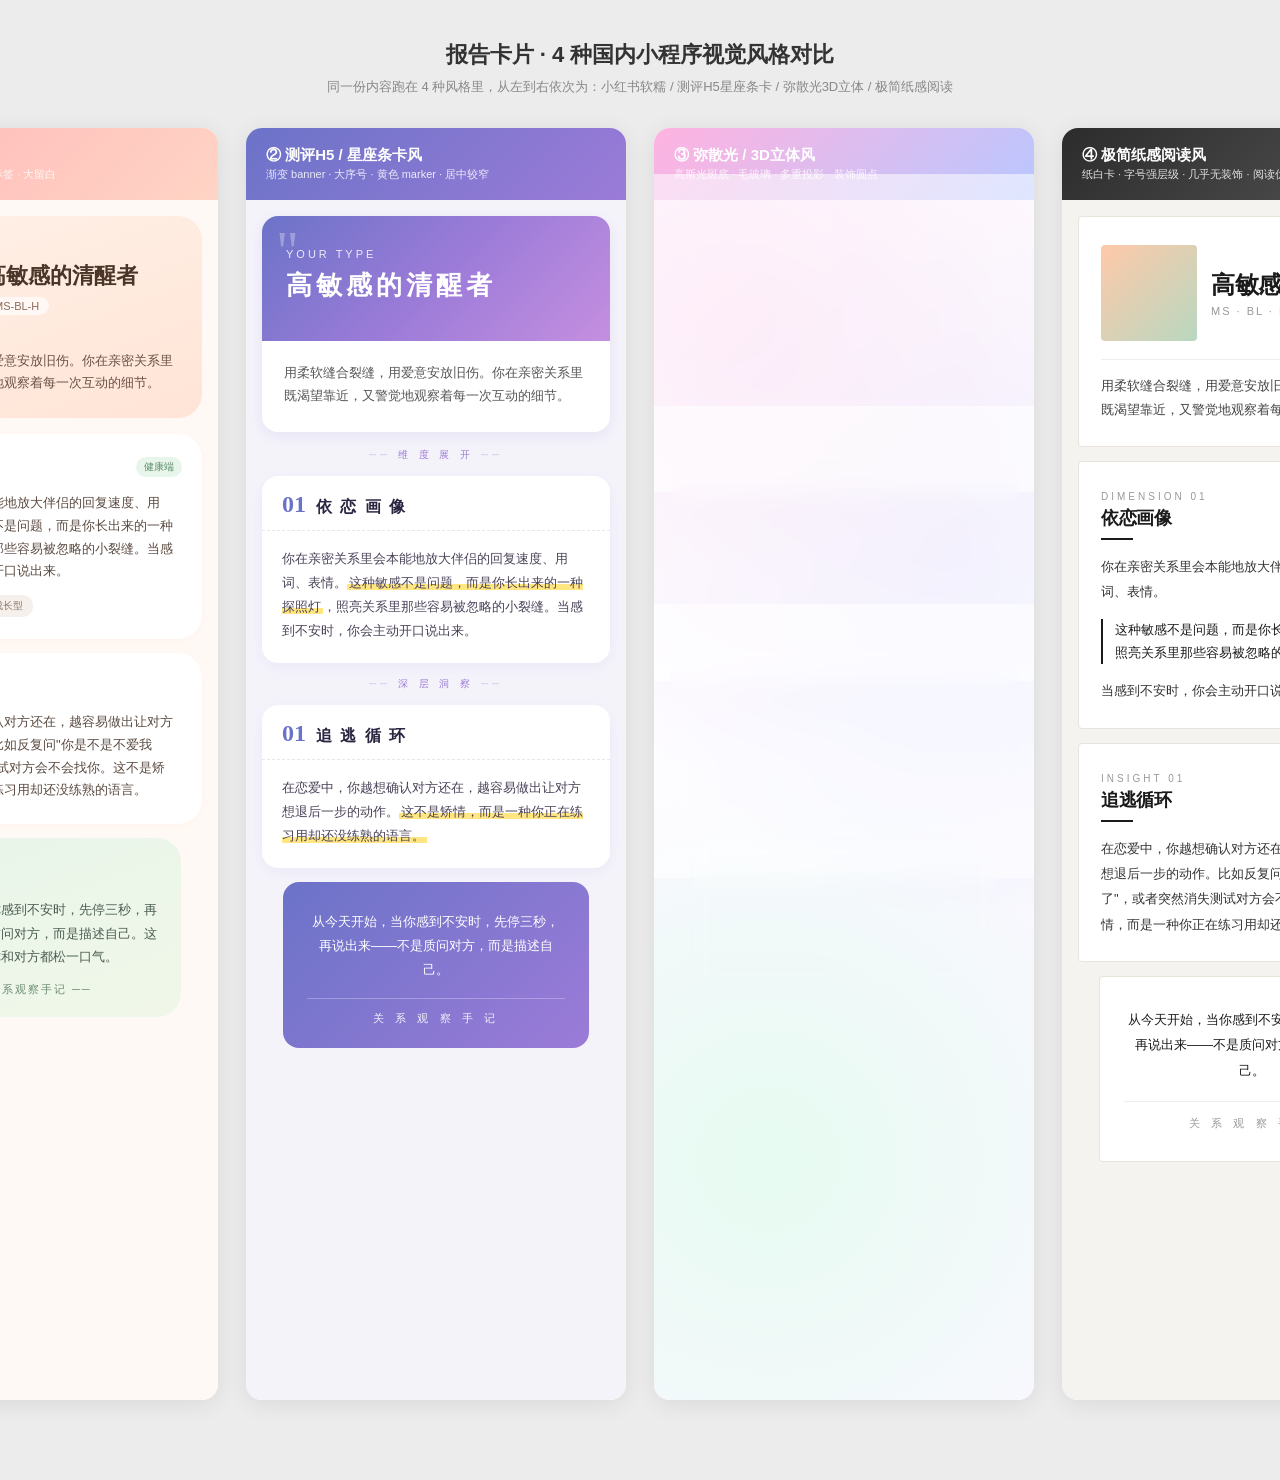
<file: love-profiler/docs/report-card-style-options.html>
<!DOCTYPE html>
<html lang="zh-CN">
<head>
<meta charset="UTF-8">
<title>报告卡片 · 4 种国内小程序风格对比</title>
<style>
  * { box-sizing: border-box; margin: 0; padding: 0; }
  body {
    font-family: -apple-system, BlinkMacSystemFont, "PingFang SC", "Microsoft YaHei", sans-serif;
    background: #ECECEC;
    padding: 40px 20px 80px;
    color: #333;
  }
  h1 {
    text-align: center;
    font-size: 22px;
    margin-bottom: 8px;
    font-weight: 600;
  }
  .subtitle {
    text-align: center;
    color: #888;
    margin-bottom: 32px;
    font-size: 13px;
  }
  .columns {
    display: grid;
    grid-template-columns: repeat(4, 380px);
    gap: 28px;
    justify-content: center;
  }
  .col {
    background: #fff;
    border-radius: 16px;
    overflow: hidden;
    box-shadow: 0 4px 24px rgba(0,0,0,0.08);
  }
  .col-head {
    padding: 18px 20px;
    font-weight: 600;
    color: #fff;
    font-size: 15px;
  }
  .col-head .tag {
    display: block;
    font-size: 11px;
    font-weight: 400;
    opacity: 0.85;
    margin-top: 2px;
  }
  .col-1 .col-head { background: linear-gradient(135deg, #FFB8B8, #FFD4C5); }
  .col-2 .col-head { background: linear-gradient(135deg, #6B73C8, #9B7BD8); }
  .col-3 .col-head { background: linear-gradient(135deg, #FFB3E0, #B8C7FF); }
  .col-4 .col-head { background: linear-gradient(135deg, #2C2C2C, #555); }

  .phone {
    width: 380px;
    padding: 16px;
    min-height: 1200px;
  }
  /* 共享的样例数据视觉 */
  .stub-img {
    width: 96px; height: 96px;
    background: linear-gradient(135deg, #FFC9A9, #B8D8C0);
    border-radius: 50%;
    flex-shrink: 0;
  }

  /* =================== 风格①小红书软糯风 =================== */
  .col-1 .phone { background: #FFF9F5; }
  .s1-hero {
    background: linear-gradient(160deg, #FFF1E8, #FFE4D6);
    border-radius: 24px;
    padding: 24px 20px;
    margin-bottom: 16px;
  }
  .s1-hero-top { display: flex; align-items: center; gap: 14px; margin-bottom: 14px; }
  .s1-hero-name { font-size: 22px; font-weight: 600; color: #4A3528; line-height: 1.4; }
  .s1-hero-sub {
    display: inline-block;
    margin-top: 6px;
    padding: 3px 10px;
    background: rgba(255,255,255,0.65);
    border-radius: 12px;
    font-size: 11px;
    color: #8B6B5B;
  }
  .s1-hero-detail { font-size: 13px; color: #6B5045; line-height: 1.7; margin-top: 6px; }
  .s1-card {
    background: #fff;
    border-radius: 24px;
    padding: 22px 20px;
    margin-bottom: 14px;
    box-shadow: 0 2px 8px rgba(255,180,140,0.08);
  }
  .s1-card-head { display: flex; align-items: center; gap: 8px; margin-bottom: 14px; }
  .s1-card-emoji { font-size: 18px; }
  .s1-card-title { font-size: 15px; font-weight: 600; color: #3A2A20; }
  .s1-card-tag {
    margin-left: auto;
    font-size: 10px;
    padding: 3px 8px;
    background: #E8F5EA;
    color: #5A8C6C;
    border-radius: 10px;
  }
  .s1-card-body { font-size: 13px; line-height: 1.75; color: #5A4A40; }
  .s1-chips { display: flex; gap: 6px; flex-wrap: wrap; margin-top: 12px; }
  .s1-chip {
    font-size: 10px;
    padding: 4px 10px;
    background: #F5F0EC;
    color: #8B7568;
    border-radius: 10px;
  }
  .s1-hl-num {
    width: 22px; height: 22px;
    background: #FFB89C;
    color: #fff;
    border-radius: 50%;
    display: inline-flex; align-items: center; justify-content: center;
    font-size: 11px; font-weight: 600;
    margin-right: 8px;
  }
  .s1-quote {
    background: linear-gradient(160deg, #E8F5EA, #F0F7E8);
    border-radius: 24px;
    padding: 26px 22px 20px;
    margin: 0 auto;
    width: 88%;
    position: relative;
  }
  .s1-quote-mark { font-size: 36px; color: #B8D8C0; font-family: Georgia, serif; line-height: 0.6; }
  .s1-quote-body { font-size: 13px; line-height: 1.8; color: #4A5C50; margin: 8px 0 14px; }
  .s1-quote-foot { text-align: center; font-size: 11px; color: #6B8C75; letter-spacing: 2px; }

  /* =================== 风格②测评H5/星座条卡风 =================== */
  .col-2 .phone { background: #F5F3FA; }
  .s2-hero {
    background: #fff;
    border-radius: 16px;
    overflow: hidden;
    margin-bottom: 16px;
    box-shadow: 0 4px 16px rgba(107,115,200,0.12);
  }
  .s2-banner {
    background: linear-gradient(135deg, #6B73C8 0%, #9B7BD8 50%, #C58FE0 100%);
    padding: 32px 24px 38px;
    color: #fff;
    position: relative;
  }
  .s2-banner::before {
    content: '"';
    position: absolute;
    top: 8px; left: 14px;
    font-size: 56px;
    color: rgba(255,255,255,0.3);
    font-family: Georgia, serif;
    line-height: 1;
  }
  .s2-banner-no { font-size: 11px; opacity: 0.85; letter-spacing: 3px; margin-bottom: 8px; }
  .s2-banner-name { font-size: 26px; font-weight: 700; letter-spacing: 4px; }
  .s2-hero-body { padding: 20px 22px 24px; }
  .s2-hero-detail { font-size: 13px; line-height: 1.8; color: #555; }
  .s2-card {
    background: #fff;
    border-radius: 16px;
    margin-bottom: 14px;
    overflow: hidden;
    box-shadow: 0 4px 16px rgba(107,115,200,0.08);
  }
  .s2-card-head {
    padding: 16px 20px 12px;
    display: flex; align-items: baseline; gap: 10px;
    border-bottom: 1px dashed #E8E4F0;
  }
  .s2-card-no {
    font-size: 24px;
    font-weight: 700;
    color: #6B73C8;
    font-family: Georgia, serif;
    line-height: 1;
  }
  .s2-card-title { font-size: 16px; font-weight: 600; color: #2A2540; letter-spacing: 2px; }
  .s2-card-body { padding: 16px 20px 20px; font-size: 13px; line-height: 1.85; color: #4A4258; }
  .s2-marker {
    background: linear-gradient(transparent 60%, #FFE680 60%);
    padding: 0 2px;
  }
  .s2-divider {
    text-align: center;
    margin: 8px 0 14px;
    font-size: 10px;
    color: #9B7BD8;
    letter-spacing: 4px;
  }
  .s2-divider::before, .s2-divider::after {
    content: '── ';
    color: #C9C0E0;
  }
  .s2-divider::after { content: ' ──'; }
  .s2-quote {
    background: linear-gradient(135deg, #6B73C8, #9B7BD8);
    border-radius: 16px;
    padding: 28px 24px 22px;
    color: #fff;
    text-align: center;
    width: 88%;
    margin: 0 auto;
  }
  .s2-quote-body { font-size: 13px; line-height: 1.85; }
  .s2-quote-foot {
    margin-top: 16px;
    padding-top: 12px;
    border-top: 1px solid rgba(255,255,255,0.3);
    font-size: 11px;
    letter-spacing: 4px;
    opacity: 0.9;
  }

  /* =================== 风格③弥散光/3D立体风 =================== */
  .col-3 .phone {
    background:
      radial-gradient(circle at 20% 10%, rgba(255,179,224,0.45), transparent 40%),
      radial-gradient(circle at 80% 30%, rgba(184,199,255,0.45), transparent 40%),
      radial-gradient(circle at 30% 80%, rgba(200,255,220,0.4), transparent 40%),
      #FAF8FF;
    position: relative;
  }
  .s3-deco {
    position: absolute;
    border: 1px solid rgba(255,255,255,0.6);
    border-radius: 50%;
  }
  .s3-hero {
    background: rgba(255,255,255,0.55);
    backdrop-filter: blur(12px);
    border: 1px solid rgba(255,255,255,0.8);
    border-radius: 28px;
    padding: 26px 22px;
    margin-bottom: 16px;
    box-shadow:
      0 12px 36px rgba(155,123,216,0.15),
      0 2px 8px rgba(255,179,224,0.1),
      inset 0 1px 0 rgba(255,255,255,0.9);
  }
  .s3-hero-top { display: flex; align-items: center; gap: 14px; margin-bottom: 14px; }
  .s3-hero-name {
    font-size: 22px;
    font-weight: 700;
    background: linear-gradient(135deg, #9B7BD8, #FF8FB8);
    -webkit-background-clip: text;
    -webkit-text-fill-color: transparent;
    line-height: 1.4;
  }
  .s3-hero-sub {
    display: inline-block;
    margin-top: 6px;
    padding: 4px 12px;
    background: rgba(155,123,216,0.15);
    color: #8B6FC0;
    border-radius: 14px;
    font-size: 11px;
  }
  .s3-hero-detail { font-size: 13px; color: #5A5070; line-height: 1.75; }
  .s3-card {
    background: rgba(255,255,255,0.6);
    backdrop-filter: blur(10px);
    border: 1px solid rgba(255,255,255,0.7);
    border-radius: 28px;
    padding: 22px 22px 24px;
    margin-bottom: 14px;
    box-shadow:
      0 10px 30px rgba(155,123,216,0.12),
      inset 0 1px 0 rgba(255,255,255,0.85);
    position: relative;
  }
  .s3-card::after {
    content: '';
    position: absolute;
    top: -8px; right: 20px;
    width: 16px; height: 16px;
    border-radius: 50%;
    background: radial-gradient(circle, #FFC9E0, #FF8FB8);
    opacity: 0.7;
  }
  .s3-card-head { display: flex; align-items: center; gap: 10px; margin-bottom: 14px; }
  .s3-card-icon {
    width: 28px; height: 28px;
    border-radius: 50%;
    background: linear-gradient(135deg, #FFB3E0, #B8C7FF);
    box-shadow: 0 4px 12px rgba(155,123,216,0.3);
  }
  .s3-card-title { font-size: 15px; font-weight: 600; color: #3A2A50; }
  .s3-card-body { font-size: 13px; line-height: 1.8; color: #4A4060; }
  .s3-quote {
    background: linear-gradient(135deg, rgba(255,179,224,0.4), rgba(184,199,255,0.4));
    backdrop-filter: blur(10px);
    border: 1px solid rgba(255,255,255,0.6);
    border-radius: 28px;
    padding: 28px 26px 22px;
    text-align: center;
    width: 88%;
    margin: 0 auto;
    box-shadow: 0 12px 36px rgba(155,123,216,0.2);
  }
  .s3-quote-body { font-size: 13px; line-height: 1.85; color: #4A3560; }
  .s3-quote-foot {
    margin-top: 14px;
    font-size: 11px;
    color: #8B6FC0;
    letter-spacing: 4px;
  }

  /* =================== 风格④极简纸感阅读风 =================== */
  .col-4 .phone { background: #F5F3EF; }
  .s4-hero {
    background: #fff;
    border-radius: 4px;
    padding: 28px 22px 24px;
    margin-bottom: 14px;
    border: 1px solid #E8E4DC;
  }
  .s4-hero-top { display: flex; align-items: center; gap: 14px; margin-bottom: 18px; }
  .s4-hero-name {
    font-size: 24px;
    font-weight: 700;
    color: #1A1A1A;
    line-height: 1.3;
    letter-spacing: -0.5px;
  }
  .s4-hero-sub {
    margin-top: 4px;
    font-size: 11px;
    color: #999;
    letter-spacing: 2px;
  }
  .s4-hero-detail {
    font-size: 13px;
    line-height: 1.85;
    color: #444;
    padding-top: 14px;
    border-top: 1px solid #EEE;
  }
  .s4-card {
    background: #fff;
    border-radius: 4px;
    padding: 24px 22px;
    margin-bottom: 14px;
    border: 1px solid #E8E4DC;
  }
  .s4-card-head { margin-bottom: 14px; }
  .s4-card-no {
    display: inline-block;
    font-size: 10px;
    color: #999;
    letter-spacing: 3px;
    margin-bottom: 4px;
  }
  .s4-card-title {
    font-size: 18px;
    font-weight: 700;
    color: #1A1A1A;
    letter-spacing: -0.3px;
  }
  .s4-card-line { width: 32px; height: 2px; background: #1A1A1A; margin-top: 8px; }
  .s4-card-body { font-size: 13px; line-height: 1.95; color: #333; }
  .s4-pull {
    border-left: 2px solid #1A1A1A;
    padding-left: 12px;
    margin: 14px 0;
    font-size: 13px;
    color: #1A1A1A;
    font-weight: 500;
    line-height: 1.75;
  }
  .s4-quote {
    background: #fff;
    border: 1px solid #E8E4DC;
    border-radius: 4px;
    padding: 30px 24px;
    width: 88%;
    margin: 0 auto;
    text-align: center;
  }
  .s4-quote-body { font-size: 13px; line-height: 1.95; color: #1A1A1A; }
  .s4-quote-foot {
    margin-top: 18px;
    padding-top: 14px;
    border-top: 1px solid #EEE;
    font-size: 11px;
    color: #999;
    letter-spacing: 4px;
  }
</style>
</head>
<body>

<h1>报告卡片 · 4 种国内小程序视觉风格对比</h1>
<p class="subtitle">同一份内容跑在 4 种风格里，从左到右依次为：小红书软糯 / 测评H5星座条卡 / 弥散光3D立体 / 极简纸感阅读</p>

<div class="columns">

  <!-- ============= 风格①小红书软糯风 ============= -->
  <div class="col col-1">
    <div class="col-head">① 小红书软糯风<span class="tag">强圆角 · 淡彩 · emoji + 胶囊标签 · 大留白</span></div>
    <div class="phone">

      <!-- hero -->
      <div class="s1-hero">
        <div class="s1-hero-top">
          <div class="stub-img"></div>
          <div>
            <div class="s1-hero-name">高敏感的清醒者</div>
            <span class="s1-hero-sub">MS-BL-H</span>
          </div>
        </div>
        <div class="s1-hero-detail">用柔软缝合裂缝，用爱意安放旧伤。你在亲密关系里既渴望靠近，又警觉地观察着每一次互动的细节。</div>
      </div>

      <!-- dim card -->
      <div class="s1-card">
        <div class="s1-card-head">
          <span class="s1-card-emoji">🌿</span>
          <span class="s1-card-title">依恋画像</span>
          <span class="s1-card-tag">健康端</span>
        </div>
        <div class="s1-card-body">你在亲密关系里会本能地放大伴侣的回复速度、用词、表情。这种敏感不是问题，而是你长出来的一种探照灯，照亮关系里那些容易被忽略的小裂缝。当感到不安时，你会主动开口说出来。</div>
        <div class="s1-chips">
          <span class="s1-chip">#柔软</span>
          <span class="s1-chip">#清醒</span>
          <span class="s1-chip">#成长型</span>
        </div>
      </div>

      <!-- highlight card -->
      <div class="s1-card">
        <div class="s1-card-head">
          <span class="s1-hl-num">1</span>
          <span class="s1-card-title">追逃循环</span>
        </div>
        <div class="s1-card-body">在恋爱中，你越想确认对方还在，越容易做出让对方想退后一步的动作。比如反复问"你是不是不爱我了"，或者突然消失测试对方会不会找你。这不是矫情，而是一种你正在练习用却还没练熟的语言。</div>
      </div>

      <!-- quote card -->
      <div class="s1-quote">
        <span class="s1-quote-mark">"</span>
        <div class="s1-quote-body">从今天开始，当你感到不安时，先停三秒，再说出来——不是质问对方，而是描述自己。这一个动作，能让你和对方都松一口气。</div>
        <div class="s1-quote-foot">── 关系观察手记 ──</div>
      </div>

    </div>
  </div>

  <!-- ============= 风格②测评H5/星座条卡风 ============= -->
  <div class="col col-2">
    <div class="col-head">② 测评H5 / 星座条卡风<span class="tag">渐变 banner · 大序号 · 黄色 marker · 居中较窄</span></div>
    <div class="phone">

      <!-- hero -->
      <div class="s2-hero">
        <div class="s2-banner">
          <div class="s2-banner-no">YOUR TYPE</div>
          <div class="s2-banner-name">高敏感的清醒者</div>
        </div>
        <div class="s2-hero-body">
          <div class="s2-hero-detail">用柔软缝合裂缝，用爱意安放旧伤。你在亲密关系里既渴望靠近，又警觉地观察着每一次互动的细节。</div>
        </div>
      </div>

      <div class="s2-divider">维 度 展 开</div>

      <!-- dim card -->
      <div class="s2-card">
        <div class="s2-card-head">
          <span class="s2-card-no">01</span>
          <span class="s2-card-title">依 恋 画 像</span>
        </div>
        <div class="s2-card-body">你在亲密关系里会本能地放大伴侣的回复速度、用词、表情。<span class="s2-marker">这种敏感不是问题，而是你长出来的一种探照灯</span>，照亮关系里那些容易被忽略的小裂缝。当感到不安时，你会主动开口说出来。</div>
      </div>

      <div class="s2-divider">深 层 洞 察</div>

      <!-- highlight card -->
      <div class="s2-card">
        <div class="s2-card-head">
          <span class="s2-card-no">01</span>
          <span class="s2-card-title">追 逃 循 环</span>
        </div>
        <div class="s2-card-body">在恋爱中，你越想确认对方还在，越容易做出让对方想退后一步的动作。<span class="s2-marker">这不是矫情，而是一种你正在练习用却还没练熟的语言。</span></div>
      </div>

      <!-- quote card -->
      <div class="s2-quote">
        <div class="s2-quote-body">从今天开始，当你感到不安时，先停三秒，再说出来——不是质问对方，而是描述自己。</div>
        <div class="s2-quote-foot">关 系 观 察 手 记</div>
      </div>

    </div>
  </div>

  <!-- ============= 风格③弥散光/3D立体风 ============= -->
  <div class="col col-3">
    <div class="col-head">③ 弥散光 / 3D立体风<span class="tag">高斯光斑底 · 毛玻璃 · 多重投影 · 装饰圆点</span></div>
    <div class="phone">

      <!-- hero -->
      <div class="s3-hero">
        <div class="s3-hero-top">
          <div class="stub-img"></div>
          <div>
            <div class="s3-hero-name">高敏感的清醒者</div>
            <span class="s3-hero-sub">MS-BL-H</span>
          </div>
        </div>
        <div class="s3-hero-detail">用柔软缝合裂缝，用爱意安放旧伤。你在亲密关系里既渴望靠近，又警觉地观察着每一次互动的细节。</div>
      </div>

      <!-- dim card -->
      <div class="s3-card">
        <div class="s3-card-head">
          <span class="s3-card-icon"></span>
          <span class="s3-card-title">依恋画像</span>
        </div>
        <div class="s3-card-body">你在亲密关系里会本能地放大伴侣的回复速度、用词、表情。这种敏感不是问题，而是你长出来的一种探照灯，照亮关系里那些容易被忽略的小裂缝。当感到不安时，你会主动开口说出来。</div>
      </div>

      <!-- highlight card -->
      <div class="s3-card">
        <div class="s3-card-head">
          <span class="s3-card-icon" style="background: linear-gradient(135deg, #FFD4A8, #FFB3E0);"></span>
          <span class="s3-card-title">追逃循环</span>
        </div>
        <div class="s3-card-body">在恋爱中，你越想确认对方还在，越容易做出让对方想退后一步的动作。比如反复问"你是不是不爱我了"，或者突然消失测试对方会不会找你。这不是矫情，而是一种你正在练习用却还没练熟的语言。</div>
      </div>

      <!-- quote card -->
      <div class="s3-quote">
        <div class="s3-quote-body">从今天开始，当你感到不安时，先停三秒，再说出来——不是质问对方，而是描述自己。</div>
        <div class="s3-quote-foot">关 系 观 察 手 记</div>
      </div>

    </div>
  </div>

  <!-- ============= 风格④极简纸感阅读风 ============= -->
  <div class="col col-4">
    <div class="col-head">④ 极简纸感阅读风<span class="tag">纸白卡 · 字号强层级 · 几乎无装饰 · 阅读优先</span></div>
    <div class="phone">

      <!-- hero -->
      <div class="s4-hero">
        <div class="s4-hero-top">
          <div class="stub-img" style="border-radius: 4px;"></div>
          <div>
            <div class="s4-hero-name">高敏感的清醒者</div>
            <div class="s4-hero-sub">MS · BL · H</div>
          </div>
        </div>
        <div class="s4-hero-detail">用柔软缝合裂缝，用爱意安放旧伤。你在亲密关系里既渴望靠近，又警觉地观察着每一次互动的细节。</div>
      </div>

      <!-- dim card -->
      <div class="s4-card">
        <div class="s4-card-head">
          <div class="s4-card-no">DIMENSION 01</div>
          <div class="s4-card-title">依恋画像</div>
          <div class="s4-card-line"></div>
        </div>
        <div class="s4-card-body">你在亲密关系里会本能地放大伴侣的回复速度、用词、表情。</div>
        <div class="s4-pull">这种敏感不是问题，而是你长出来的一种探照灯，照亮关系里那些容易被忽略的小裂缝。</div>
        <div class="s4-card-body">当感到不安时，你会主动开口说出来。</div>
      </div>

      <!-- highlight card -->
      <div class="s4-card">
        <div class="s4-card-head">
          <div class="s4-card-no">INSIGHT 01</div>
          <div class="s4-card-title">追逃循环</div>
          <div class="s4-card-line"></div>
        </div>
        <div class="s4-card-body">在恋爱中，你越想确认对方还在，越容易做出让对方想退后一步的动作。比如反复问"你是不是不爱我了"，或者突然消失测试对方会不会找你。这不是矫情，而是一种你正在练习用却还没练熟的语言。</div>
      </div>

      <!-- quote card -->
      <div class="s4-quote">
        <div class="s4-quote-body">从今天开始，当你感到不安时，先停三秒，再说出来——不是质问对方，而是描述自己。</div>
        <div class="s4-quote-foot">关 系 观 察 手 记</div>
      </div>

    </div>
  </div>

</div>

</body>
</html>
</file>
